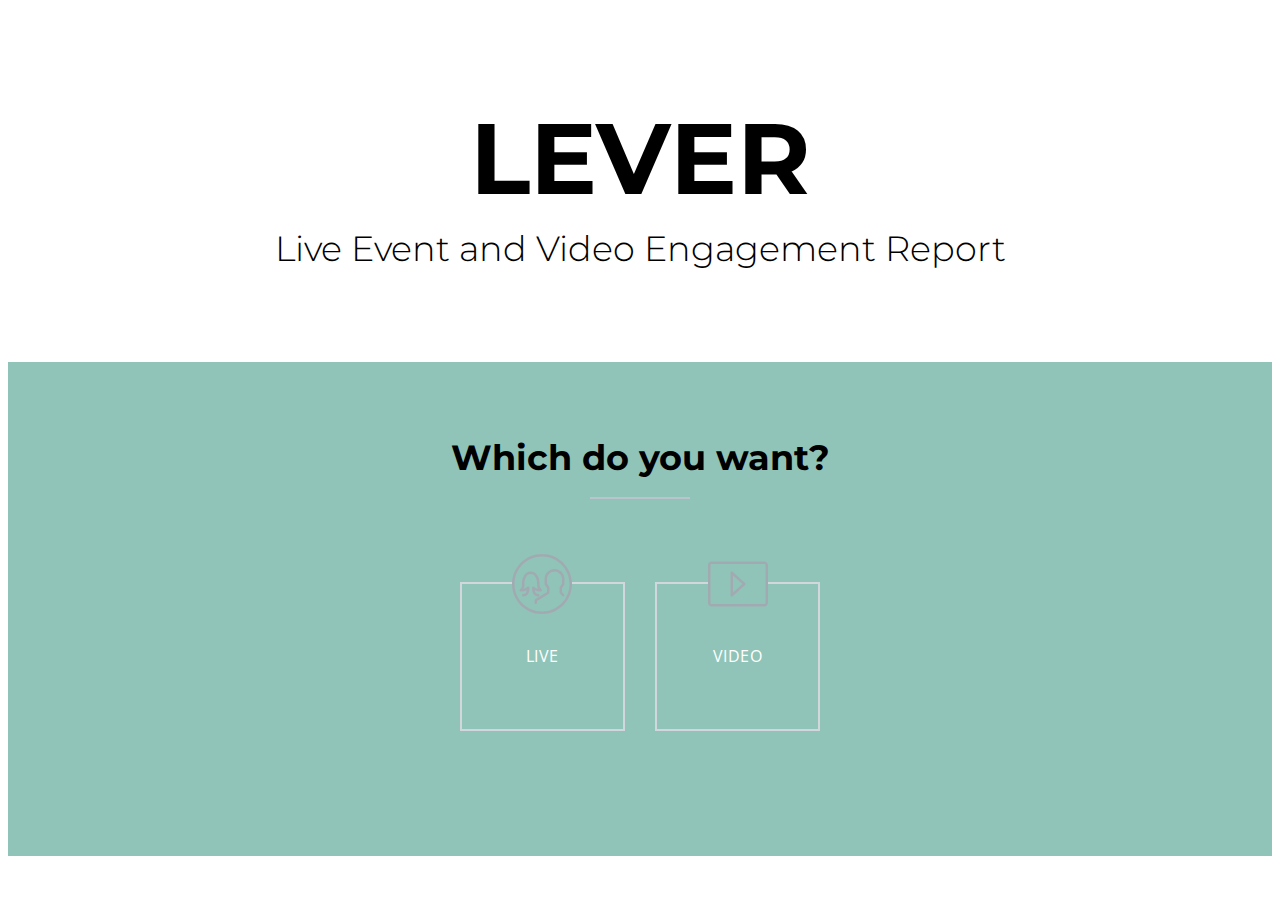
<file: index.html>
<!DOCTYPE html>
<html amp >
<head>
  <!-- Site made with Mobirise Website Builder v4.10.7, https://mobirise.com -->
  <meta charset="UTF-8">
  <meta http-equiv="X-UA-Compatible" content="IE=edge">
  <meta name="generator" content="Mobirise v4.10.7, mobirise.com">
  <meta name="viewport" content="width=device-width, initial-scale=1, minimum-scale=1">
  <link rel="shortcut icon" href="assets/images/logo4.png" type="image/x-icon">
  <meta name="description" content="">
  
  <title>Home</title>
  
<link rel="canonical" href="https://asaidosai.github.io/mobirise2/">
 <style amp-boilerplate>body{-webkit-animation:-amp-start 8s steps(1,end) 0s 1 normal both;-moz-animation:-amp-start 8s steps(1,end) 0s 1 normal both;-ms-animation:-amp-start 8s steps(1,end) 0s 1 normal both;animation:-amp-start 8s steps(1,end) 0s 1 normal both}@-webkit-keyframes -amp-start{from{visibility:hidden}to{visibility:visible}}@-moz-keyframes -amp-start{from{visibility:hidden}to{visibility:visible}}@-ms-keyframes -amp-start{from{visibility:hidden}to{visibility:visible}}@-o-keyframes -amp-start{from{visibility:hidden}to{visibility:visible}}@keyframes -amp-start{from{visibility:hidden}to{visibility:visible}}</style>
<noscript><style amp-boilerplate>body{-webkit-animation:none;-moz-animation:none;-ms-animation:none;animation:none}</style></noscript>
<link href="https://fonts.googleapis.com/css?family=Montserrat:300,300i,400,400i,500,500i,600,600i,700,700i" rel="stylesheet">
 <link href="https://fonts.googleapis.com/css?family=Open+Sans:300,300i,400,400i,600,600i,700,700i&subset=cyrillic" rel="stylesheet">
 
 <style amp-custom> 
div,span,h1,h2,h3,h4,h5,h6,p,blockquote,a,ol,ul,li,figcaption,textarea,input{font: inherit;}*{box-sizing: border-box;outline: none;}*:focus{outline: none;}h1,h2,h3,h4,h5,h6{margin-top: 0;margin-bottom: .5rem;}body{position: relative;font-style: normal;line-height: 1.5;color: #555;}section{background-color: #eeeeee;background-position: 50% 50%;background-repeat: no-repeat;background-size: cover;overflow: hidden;}section,.container,.container-fluid{position: relative;word-wrap: break-word;}a.mbr-iconfont:hover{text-decoration: none;}h1,h2,h3{margin: auto;}p,li,blockquote{letter-spacing: 0.5px;line-height: 1.7;}ul,ol,pre,blockquote,p{margin-bottom: 0;margin-top: 0;}pre{background: #f4f4f4;padding: 10px 24px;white-space: pre-wrap;}a{font-style: normal;font-weight: 400;cursor: pointer;}a,a:hover{text-decoration: none;}figure{margin-bottom: 0;}h1,h2,h3,h4,h5,h6,.h1,.h2,.h3,.h4,.h5,.h6,.display-1,.display-2,.display-3{line-height: 1;word-break: break-word;word-wrap: break-word;}b,strong{font-weight: bold;}blockquote{padding: 10px 0 10px 20px;position: relative;border-left: 3px solid;}input:-webkit-autofill,input:-webkit-autofill:hover,input:-webkit-autofill:focus,input:-webkit-autofill:active{transition-delay: 9999s;transition-property: background-color,color;}html,body{height: auto;min-height: 100vh;}.line{height: 20px;}.line-bottom{display: inline-block;width: 6.25rem;border: 1px solid;margin-bottom: 5px;height: 0;}.brown-color{color: #af9f8c;}.grey-color{color: #A2AAB1;}.width-full{width: 100%;}.d-flex{display: -webkit-flex;display: flex;}.mbr-row-reverse{-webkit-flex-direction: row-reverse;flex-direction: row-reverse;}.mbr-flex-wrap{-webkit-flex-wrap: wrap;flex-wrap: wrap;}.mbr-flex-column{-webkit-flex-direction: column;flex-direction: column;}.mbr-justify-content-start{-webkit-justify-content: flex-start;justify-content: flex-start;}.mbr-justify-content-center{-webkit-justify-content: center;justify-content: center;}.mbr-justify-content-end{-webkit-justify-content: flex-end;justify-content: flex-end;}.mbr-justify-content-between{-webkit-justify-content: space-between;justify-content: space-between;}.mbr-justify-content-around{-webkit-justify-content: space-around;justify-content: space-around;}.mbr-align-items-center{-webkit-align-items: center;align-items: center;}.mbr-section-title{font-style: normal;line-height: 1.2;}.mbr-section-subtitle{line-height: 1.3;}.mbr-text{font-style: normal;line-height: 1.6;}.btn{margin: 0;font-weight: 400;border-width: 2px;border-style: solid;font-style: normal;white-space: normal;transition: all .2s ease-in-out,box-shadow 2s ease-in-out;display: -webkit-inline-flex;display: inline-flex;-webkit-align-items: center;align-items: center;-webkit-justify-content: center;justify-content: center;word-break: break-word;font-family: "Open Sans";}.btn svg{transition: fill .2s;}.fa-arrow-right.mbr-iconfont-btn{margin: 0 0 0 1rem;line-height: 1.1;}.amp-carousel-button{width: 4rem;height: 4rem;}@media (max-width: 768px){.amp-carousel-button{display: none;}}.amp-carousel-button-prev{background-size: 3rem;background-position-x: 15px;}.amp-carousel-button-next{background-size: 3rem;background-position-x: 1px;}.btn-form{border-radius: 0;}.btn-form:hover{cursor: pointer;}.mbr-figure img,.mbr-figure iframe{display: block;width: 100%;}.card{background-color: transparent;border: none;border-radius: 0;}.card-wrapper{-webkit-flex: 1;flex: 1;}.card-img{text-align: center;-webkit-flex-shrink: 0;flex-shrink: 0;}.media{max-width: 100%;margin: 0 auto;}.mbr-figure{-ms-flex-item-align: center;-ms-grid-row-align: center;-webkit-align-self: center;align-self: center;}.media-container > div{max-width: 100%;}.mbr-figure img,.card-img img{width: 100%;}@media (max-width: 991px){.media-size-item{width: auto;}.media{width: auto;}.mbr-figure{width: 100%;}}.hidden{visibility: hidden;}.super-hide{display: none;}.inactive{-webkit-user-select: none;-moz-user-select: none;-ms-user-select: none;user-select: none;pointer-events: none;-webkit-user-drag: none;user-drag: none;}textarea[type="hidden"]{display: none;}#scrollToTop{display: none;}.popover-content ul.show{min-height: 155px;}.mbr-white{color: #ffffff;}.mbr-black{color: #000000;}.mbr-bg-white{background-color: #ffffff;}.mbr-bg-black{background-color: #000000;}.mbr-shadow{transition: all .15s ease-in-out;box-shadow: 0 0.7em 1.4em rgba(0,0,0,0.1),0 0.6em 0.5em -0.4em rgba(0,0,0,0.15);}.align-left{text-align: left;}.align-center{text-align: center;}.align-right{text-align: right;}.l-h-12{line-height: 1.2;}.l-h-15{line-height: 1.5;}.mbr-light{font-weight: 300;}.mbr-regular{font-weight: 400;}.mbr-semibold{font-weight: 500;}.mbr-bold{font-weight: 700;}.mbr-section-btn{margin-left: 0;margin-right: 0;font-size: 0;}nav .mbr-section-btn{margin-left: 0rem;margin-right: 0rem;}.btn .mbr-iconfont,.btn.btn-sm .mbr-iconfont{cursor: pointer;margin-right: 0.5rem;}.btn.btn-md .mbr-iconfont,.btn.btn-md .mbr-iconfont{margin-right: 0.8rem;}[type="submit"]{-webkit-appearance: none;}.mbr-mt-8{margin-top: .5rem;}.mbr-mt-10{margin-top: 0.625rem;}.mbr-mt-16{margin-top: 1rem;}.mbr-mt-20{margin-top: 1.25rem;}.mbr-mt-30{margin-top: 1.875rem;}.mbr-mt-50{margin-top: 3.125rem;}.mbr-mt-75{margin-top: 4.7rem;}.mbr-mt-100{margin-top: 6.25rem;}.mbr-mb-8{margin-bottom: .5rem;}.mbr-mb-10{margin-bottom: 0.625rem;}.mbr-mb-16{margin-bottom: 1rem;}.mbr-mb-20{margin-bottom: 1.25rem;}.mbr-mb-30{margin-bottom: 1.875rem;}.mbr-mb-50{margin-bottom: 3.125rem;}.mbr-mb-75{margin-bottom: 4.7rem;}.mbr-mb-100{margin-bottom: 6.25rem;}.mbr-pb-3{padding-bottom: 1rem;}.mbr-p-0{padding: 0;}.mbr-p-3{padding: 1.5rem;}.mbr-p-16{padding: 1rem;}.mbr-p-30{padding: 1.875rem;}.mbr-p-60{padding: 3.75rem;}.lightbox{background: rgba(0,0,0,0.8);width: 100%;height: 100%;position: absolute;display: -webkit-flex;display: flex;-webkit-align-items: center;align-items: center;-webkit-justify-content: center;justify-content: center;}.mbr-fullscreen .mbr-overlay{min-height: 100vh;}.mbr-fullscreen{display: -webkit-flex;display: -moz-flex;display: -ms-flex;display: -o-flex;display: flex;-webkit-align-items: center;align-items: center;min-height: 100vh;box-sizing: border-box;padding-top: 3rem;padding-bottom: 3rem;}.mbr-overlay{background-color: #000;bottom: 0;left: 0;opacity: .5;position: absolute;right: 0;top: 0;z-index: 0;}.mbr-parallax-bg{bottom: 0;left: 0;opacity: .5;position: absolute;right: 0;top: 0;z-index: 0;background-position: 50% 50%;background-repeat: no-repeat;background-size: cover;}section.sidebar-open:before{content: '';position: fixed;top: 0;bottom: 0;right: 0;left: 0;background-color: rgba(0,0,0,0.2);z-index: 1040;}form input,form textarea,form select{padding: 1rem;width: 100%;border: none;border-bottom: 1px dotted #989898;background-color: transparent;}form input:focus,form textarea:focus,form select:focus{outline: none;}form input[type="checkbox"],form input[type="radio"]{border: none;width: auto;}form textarea.field-input{height: 200px;}form .fieldset{display: -webkit-flex;display: flex;-webkit-justify-content: center;justify-content: center;-webkit-flex-wrap: wrap;flex-wrap: wrap;-webkit-align-items: center;align-items: center;}.gallery1 amp-img:before,.gallery1 amp-img:after,.features16 amp-img:before,.features16 amp-img:after,.vimeo1 amp-img:before,.vimeo1 amp-img:after{position: absolute;top: 0;left: 0;height: 100%;width: 100%;content: '';transition: all 0.4s;pointer-events: none;}.gallery1 amp-img:before,.features16 amp-img:before,.vimeo1 amp-img:before{display: inline-block;background: transparent;opacity: 0;}.gallery1 .image{overflow: hidden;position: relative;z-index: 22;transition: all 0.4s;}.gallery1 .image img{min-height: 100%;width: 100%;object-fit: cover;}.gallery1 amp-img{overflow: hidden;z-index: 22;}.gallery1 amp-img:before{z-index: 23;}.gallery1 amp-img:after{z-index: 24;}.gallery1 .content-wrapper{padding: 0 1rem;width: 100%;z-index: 23;position: absolute;}.gallery1 .block-icon{padding: 0 1rem;width: 100%;z-index: 23;position: absolute;display: none;transition: all 0.4s;}.gallery1 .image:hover .block-icon{display: block;transition: all 0.4s;}.table1 .ico,.table2 .ico,.table3 .ico{position: absolute;top: 10px;right: 10px;display: none;}.table1 .hot,.table2 .hot,.table3 .hot{border: 30px solid transparent;position: absolute;top: -1px;right: -1px;font-size: 14px;display: none;}.table1 .display,.table2 .display,.table3 .display{display: block;}amp-img img{max-height: 100%;max-width: 100%;}img.mbr-temp{width: 100%;}.is-builder .nodisplay + img[async],.is-builder .nodisplay + img[decoding="async"],.is-builder amp-img > a + img[async],.is-builder amp-img > a + img[decoding="async"]{display: none;}img{min-height: 100%;object-fit: cover;overflow: hidden;}html:not(.is-builder) amp-img > a{position: absolute;top: 0;bottom: 0;left: 0;right: 0;z-index: 1;}.is-builder .temp-amp-sizer{position: absolute;}.is-builder amp-youtube .temp-amp-sizer,.is-builder amp-vimeo .temp-amp-sizer{position: static;}.is-builder section.horizontal-menu .ampstart-btn{display: none;}@media (max-width: 991px){.is-builder section.horizontal-menu .navbar-toggler{display: block;}}.is-builder section.horizontal-menu .dropdown-menu{z-index: auto;opacity: 1;pointer-events: auto;}.is-builder section.horizontal-menu .nav-dropdown .link.dropdown-toggle[aria-expanded="true"]{margin-right: 0;padding: 0.667em 1em;}.is-builder section.features16 .full-link{z-index: 0;}.container{padding-right: 30px;padding-left: 30px;width: 100%;margin-right: auto;margin-left: auto;}@media (max-width: 767px){.container{max-width: 540px;}}@media (min-width: 768px){.container{max-width: 720px;}}@media (min-width: 992px){.container{max-width: 960px;}}@media (min-width: 1200px){.container{max-width: 1200px;}}.container-fluid{width: 100%;padding-right: 30px;padding-left: 30px;margin-right: auto;margin-left: auto;}.mbr-row,.mbr-form-row{display: -webkit-box;display: -webkit-flex;display: -ms-flexbox;display: flex;-webkit-flex-wrap: wrap;-ms-flex-wrap: wrap;flex-wrap: wrap;margin-right: -30px;margin-left: -30px;}.mbr-form-row{margin-right: -0.5rem;margin-left: -0.5rem;}.mbr-form-row > [class*="mbr-col"]{padding-left: 0.5rem;padding-right: 0.5rem;}@media (max-width: 767px){.mbr-col,.mbr-col-auto{padding-right: 15px;padding-left: 15px;}.mbr-col-sm-12{-ms-flex: 0 0 100%;-webkit-flex: 0 0 100%;flex: 0 0 100%;max-width: 100%;padding-right: 15px;padding-left: 15px;}}@media (min-width: 768px){.mbr-col{-ms-flex: 1 1 auto;-webkit-box-flex: 1;flex: 1 1 auto;max-width: 100%;padding-right: 15px;padding-left: 15px;}.mbr-col-auto{-ms-flex: 0 0 auto;flex: 0 0 auto;width: auto;padding-right: 15px;padding-left: 15px;}.mbr-col-md-3{-ms-flex: 0 0 25%;-webkit-flex: 0 0 25%;flex: 0 0 25%;max-width: 25%;padding-right: 15px;padding-left: 15px;}.mbr-col-md-4{-ms-flex: 0 0 33.333333%;-webkit-flex: 0 0 33.333333%;flex: 0 0 33.333333%;max-width: 33.333333%;padding-right: 15px;padding-left: 15px;}.mbr-col-md-5{-ms-flex: 0 0 41.666667%;-webkit-flex: 0 0 41.666667%;flex: 0 0 41.666667%;max-width: 41.666667%;padding-right: 15px;padding-left: 15px;}.mbr-col-md-6{-ms-flex: 0 0 50%;-webkit-flex: 0 0 50%;flex: 0 0 50%;max-width: 50%;padding-right: 15px;padding-left: 15px;}.mbr-col-md-7{-ms-flex: 0 0 58.333333%;-webkit-flex: 0 0 58.333333%;flex: 0 0 58.333333%;max-width: 58.333333%;padding-right: 15px;padding-left: 15px;}.mbr-col-md-8{-ms-flex: 0 0 66.666667%;-webkit-flex: 0 0 66.666667%;flex: 0 0 66.666667%;max-width: 66.666667%;padding-left: 15px;padding-right: 15px;}.mbr-col-md-10{-ms-flex: 0 0 83.333333%;-webkit-flex: 0 0 83.333333%;flex: 0 0 83.333333%;max-width: 83.333333%;padding-left: 15px;padding-right: 15px;}.mbr-col-md-12{-ms-flex: 0 0 100%;-webkit-flex: 0 0 100%;flex: 0 0 100%;max-width: 100%;padding-right: 15px;padding-left: 15px;}}@media (min-width: 992px){.mbr-col-lg-1{-ms-flex: 0 0 8.333333%;-webkit-flex: 0 0 8.333333%;flex: 0 0 8.333333%;max-width: 8.333333%;padding-right: 15px;padding-left: 15px;}.mbr-col-lg-2{-ms-flex: 0 0 16.666667%;-webkit-flex: 0 0 16.666667%;flex: 0 0 16.666667%;max-width: 16.666667%;padding-right: 15px;padding-left: 15px;}.mbr-col-lg-3{-ms-flex: 0 0 25%;-webkit-flex: 0 0 25%;flex: 0 0 25%;max-width: 25%;padding-right: 15px;padding-left: 15px;}.mbr-col-lg-4{-ms-flex: 0 0 33.33%;-webkit-flex: 0 0 33.33%;flex: 0 0 33.33%;max-width: 33.33%;padding-right: 15px;padding-left: 15px;}.mbr-col-lg-5{-ms-flex: 0 0 41.666%;-webkit-flex: 0 0 41.666%;flex: 0 0 41.666%;max-width: 41.666%;padding-right: 15px;padding-left: 15px;}.mbr-col-lg-6{-ms-flex: 0 0 50%;-webkit-flex: 0 0 50%;flex: 0 0 50%;max-width: 50%;padding-right: 15px;padding-left: 15px;}.mbr-col-lg-7{-ms-flex: 0 0 58.333333%;-webkit-flex: 0 0 58.333333%;flex: 0 0 58.333333%;max-width: 58.333333%;padding-right: 15px;padding-left: 15px;}.mbr-col-lg-8{-ms-flex: 0 0 66.666667%;-webkit-flex: 0 0 66.666667%;flex: 0 0 66.666667%;max-width: 66.666667%;padding-left: 15px;padding-right: 15px;}.mbr-col-lg-9{-ms-flex: 0 0 75%;-webkit-flex: 0 0 75%;flex: 0 0 75%;max-width: 75%;padding-left: 15px;padding-right: 15px;}.mbr-col-lg-10{-ms-flex: 0 0 83.3333%;-webkit-flex: 0 0 83.3333%;flex: 0 0 83.3333%;max-width: 83.3333%;padding-right: 15px;padding-left: 15px;}.mbr-col-lg-12{-ms-flex: 0 0 100%;-webkit-flex: 0 0 100%;flex: 0 0 100%;max-width: 100%;padding-right: 15px;padding-left: 15px;}}@media (min-width: 1201px){.mbr-col-xl-7{-ms-flex: 0 0 58.333333%;-webkit-flex: 0 0 58.333333%;flex: 0 0 58.333333%;max-width: 58.333333%;padding-right: 15px;padding-left: 15px;}.mbr-col-xl-8{-ms-flex: 0 0 66.666667%;-webkit-flex: 0 0 66.666667%;flex: 0 0 66.666667%;max-width: 66.666667%;padding-left: 15px;padding-right: 15px;}.mbr-col-xl-5{-ms-flex: 0 0 41.666667%;-webkit-flex: 0 0 41.666667%;flex: 0 0 41.666667%;max-width: 41.666667%;}}.gallery-img-wrap{position: relative;height: 100%;}.gallery-img-wrap:hover{cursor: pointer;}.gallery-img-wrap:hover span{opacity: 1;}.gallery-img-wrap:hover:after{opacity: .5;}.gallery-img-wrap amp-img{height: 100%;}.gallery-img-wrap:after{content: "";position: absolute;top: 0;bottom: 0;left: 0;right: 0;background: #000;opacity: 0;transition: opacity .3s;pointer-events: none;}.gallery-img-wrap span{position: absolute;left: 50%;top: 50%;-webkit-transform: translate(-50%,-50%);transform: translate(-50%,-50%);color: #000;background-color: #fff;font-size: 1rem;width: 2rem;height: 2rem;padding: .5rem;border-radius: 50%;opacity: 0;transition: opacity .3s;pointer-events: none;z-index: 3;}.is-builder .gallery-img-wrap span{pointer-events: all;}#scrollToTopMarker{position: absolute;width: 0px;height: 0px;top: 300px;}#scrollToTopButton{position: fixed;bottom: 25px;right: 25px;opacity: .4;z-index: 5000;font-size: 32px;height: 60px;width: 60px;border: none;border-radius: 3px;cursor: pointer;}#scrollToTopButton:focus{outline: none;}#scrollToTopButton a:before{content: '';position: absolute;height: 40%;top: 36%;width: 2px;left: calc(50% - 1px);}#scrollToTopButton a:after{content: '';position: absolute;border-top: 2px solid;border-right: 2px solid;width: 40%;height: 40%;left: calc(30% - 1px);bottom: 30%;-webkit-transform: rotate(-45deg);transform: rotate(-45deg);}.is-builder #scrollToTopButton a:after{left: 30%;}.hidden-slide{display: none;}.visible-slide{display: flex;}.form-check{margin-bottom: 0;}.form-check-label{padding-left: 0;}.form-check-input{position: relative;margin: 4px;}.form-check-inline{display: -webkit-inline-box;display: -ms-inline-flexbox;display: inline-flex;-webkit-box-align: center;-ms-flex-align: center;align-items: center;padding-left: 0;margin-right: .75rem;}
body{font-family: Montserrat;}blockquote{border-color: #ffffff;}.display-1{font-family: 'Montserrat',sans-serif;font-size: 6.25rem;}.display-2{font-family: 'Montserrat',sans-serif;font-size: 3.125rem;}.display-5{font-family: 'Montserrat',sans-serif;font-size: 2.1875rem;}.display-6{font-family: 'Montserrat',sans-serif;font-size: 1.125rem;}.display-7{font-family: 'Open Sans',sans-serif;font-size: 1rem;}.display-1 .mbr-iconfont-btn{font-size: 6.25rem;width: 6.25rem;}.display-2 .mbr-iconfont-btn{font-size: 3.125rem;width: 3.125rem;}.display-5 .mbr-iconfont-btn{font-size: 2.1875rem;width: 2.1875rem;}.display-7 .mbr-iconfont-btn{font-size: 1rem;width: 1rem;}@media (max-width: 768px){.display-1{font-size: 5rem;font-size: calc( 2.8375rem + (6.25 - 2.8375) * ((100vw - 20rem) / (48 - 4)));line-height: calc( 1.4 * (2.8375rem + (6.25 - 2.8375) * ((100vw - 20rem) / (48 - 4))));}.display-2{font-size: 2.5rem;font-size: calc( 1.74375rem + (3.125 - 1.74375) * ((100vw - 20rem) / (48 - 20)));line-height: calc( 1.4 * (1.74375rem + (3.125 - 1.74375) * ((100vw - 20rem) / (48 - 20))));}.display-5{font-size: 1.75rem;font-size: calc( 1.415625rem + (2.1875 - 1.415625) * ((100vw - 20rem) / (48 - 20)));line-height: calc( 1.4 * (1.415625rem + (2.1875 - 1.415625) * ((100vw - 20rem) / (48 - 4))));}}.btn{padding: 9px 13px;border-radius: 0;}.btn-sm{padding: 9px 34px;border-radius: 0;}.btn-md{padding: 12px 16px;border-radius: 0;}.btn-lg{padding: 16px 24px;border-radius: 0;}.bg-primary{background-color: #ffffff;}.bg-success{background-color: #af9f8c;}.bg-info{background-color: #a2aab1;}.bg-warning{background-color: #555555;}.bg-danger{background-color: #f69dad;}.btn-primary,.btn-primary:active,.btn-primary.active{background-color: #ffffff;border-color: #ffffff;color: #808080;}.btn-primary svg,.btn-primary:active svg,.btn-primary.active svg{fill: #808080;}.btn-primary:hover,.btn-primary:focus,.btn-primary.focus{color: #ffffff;background-color: transparent;border-color: #ffffff;}.btn-primary:hover svg,.btn-primary:focus svg,.btn-primary.focus svg{fill: #ffffff;}.btn-primary.disabled,.btn-primary:disabled{color: #808080;background-color: #d9d9d9;border-color: #d9d9d9;}.btn-primary.disabled svg,.btn-primary:disabled svg{fill: #808080;}.btn-secondary,.btn-secondary:active,.btn-secondary.active{background-color: #65c7f5;border-color: #65c7f5;color: #ffffff;}.btn-secondary svg,.btn-secondary:active svg,.btn-secondary.active svg{fill: #ffffff;}.btn-secondary:hover,.btn-secondary:focus,.btn-secondary.focus{color: #65c7f5;background-color: transparent;border-color: #65c7f5;}.btn-secondary:hover svg,.btn-secondary:focus svg,.btn-secondary.focus svg{fill: #65c7f5;}.btn-secondary.disabled,.btn-secondary:disabled{color: #ffffff;background-color: #1dadf0;border-color: #1dadf0;}.btn-secondary.disabled svg,.btn-secondary:disabled svg{fill: #ffffff;}.btn-info,.btn-info:active,.btn-info.active{background-color: #a2aab1;border-color: #a2aab1;color: #ffffff;}.btn-info svg,.btn-info:active svg,.btn-info.active svg{fill: #ffffff;}.btn-info:hover,.btn-info:focus,.btn-info.focus{color: #a2aab1;background-color: transparent;border-color: #a2aab1;}.btn-info:hover svg,.btn-info:focus svg,.btn-info.focus svg{fill: #a2aab1;}.btn-info.disabled,.btn-info:disabled{color: #ffffff;background-color: #78848e;border-color: #78848e;}.btn-info.disabled svg,.btn-info:disabled svg{fill: #ffffff;}.btn-success,.btn-success:active,.btn-success.active{background-color: #af9f8c;border-color: #af9f8c;color: #ffffff;}.btn-success svg,.btn-success:active svg,.btn-success.active svg{fill: #ffffff;}.btn-success:hover,.btn-success:focus,.btn-success.focus{color: #af9f8c;background-color: transparent;border-color: #af9f8c;}.btn-success:hover svg,.btn-success:focus svg,.btn-success.focus svg{fill: #af9f8c;}.btn-success.disabled,.btn-success:disabled{color: #ffffff;background-color: #8d7962;border-color: #8d7962;}.btn-success.disabled svg,.btn-success:disabled svg{fill: #ffffff;}.btn-warning,.btn-warning:active,.btn-warning.active{background-color: #555555;border-color: #555555;color: #ffffff;}.btn-warning svg,.btn-warning:active svg,.btn-warning.active svg{fill: #ffffff;}.btn-warning:hover,.btn-warning:focus,.btn-warning.focus{color: #555555;background-color: transparent;border-color: #555555;}.btn-warning:hover svg,.btn-warning:focus svg,.btn-warning.focus svg{fill: #555555;}.btn-warning.disabled,.btn-warning:disabled{color: #ffffff;background-color: #2f2f2f;border-color: #2f2f2f;}.btn-warning.disabled svg,.btn-warning:disabled svg{fill: #ffffff;}.btn-danger,.btn-danger:active,.btn-danger.active{background-color: #f69dad;border-color: #f69dad;color: #ffffff;}.btn-danger svg,.btn-danger:active svg,.btn-danger.active svg{fill: #ffffff;}.btn-danger:hover,.btn-danger:focus,.btn-danger.focus{color: #f69dad;background-color: transparent;border-color: #f69dad;}.btn-danger:hover svg,.btn-danger:focus svg,.btn-danger.focus svg{fill: #f69dad;}.btn-danger.disabled,.btn-danger:disabled{color: #ffffff;background-color: #f05772;border-color: #f05772;}.btn-danger.disabled svg,.btn-danger:disabled svg{fill: #ffffff;}.btn-black,.btn-black:active,.btn-black.active{background-color: #333333;border-color: #333333;color: #ffffff;}.btn-black svg,.btn-black:active svg,.btn-black.active svg{fill: #ffffff;}.btn-black:hover,.btn-black:focus,.btn-black.focus{color: #333333;background-color: transparent;border-color: #333333;}.btn-black:hover svg,.btn-black:focus svg,.btn-black.focus svg{fill: #333333;}.btn-black.disabled,.btn-black:disabled{color: #ffffff;background-color: #0d0d0d;border-color: #0d0d0d;}.btn-black.disabled svg,.btn-black:disabled svg{fill: #ffffff;}.btn-white,.btn-white:active,.btn-white.active{background-color: #ffffff;border-color: #ffffff;color: #808080;}.btn-white svg,.btn-white:active svg,.btn-white.active svg{fill: #808080;}.btn-white:hover,.btn-white:focus,.btn-white.focus{color: #ffffff;background-color: transparent;border-color: #ffffff;}.btn-white:hover svg,.btn-white:focus svg,.btn-white.focus svg{fill: #ffffff;}.btn-white.disabled,.btn-white:disabled{color: #808080;background-color: #d9d9d9;border-color: #d9d9d9;}.btn-white.disabled svg,.btn-white:disabled svg{fill: #808080;}.btn-white,.btn-white:active,.btn-white.active{color: #333333;}.btn-white svg,.btn-white:active svg,.btn-white.active svg{fill: #333333;}.btn-white:hover,.btn-white:focus,.btn-white.focus{color: #ffffff;}.btn-white:hover svg,.btn-white:focus svg,.btn-white.focus svg{fill: #ffffff;}.btn-white.disabled,.btn-white:disabled{color: #333333;}.btn-white.disabled svg,.btn-white:disabled svg{fill: #333333;}.btn-primary-outline,.btn-primary-outline:active,.btn-primary-outline.active{background: none;border-color: #cccccc;color: #cccccc;}.btn-primary-outline svg,.btn-primary-outline:active svg,.btn-primary-outline.active svg{fill: #cccccc;}.btn-primary-outline:hover,.btn-primary-outline:focus,.btn-primary-outline.focus{color: #808080;background-color: #ffffff;border-color: #ffffff;}.btn-primary-outline:hover svg,.btn-primary-outline:focus svg,.btn-primary-outline.focus svg{fill: #808080;}.btn-primary-outline.disabled,.btn-primary-outline:disabled{color: #808080;background-color: #ffffff;border-color: #ffffff;}.btn-primary-outline.disabled svg,.btn-primary-outline:disabled svg{fill: #808080;}.btn-secondary-outline,.btn-secondary-outline:active,.btn-secondary-outline.active{background: none;border-color: #0fa1e5;color: #0fa1e5;}.btn-secondary-outline svg,.btn-secondary-outline:active svg,.btn-secondary-outline.active svg{fill: #0fa1e5;}.btn-secondary-outline:hover,.btn-secondary-outline:focus,.btn-secondary-outline.focus{color: #ffffff;background-color: #65c7f5;border-color: #65c7f5;}.btn-secondary-outline:hover svg,.btn-secondary-outline:focus svg,.btn-secondary-outline.focus svg{fill: #ffffff;}.btn-secondary-outline.disabled,.btn-secondary-outline:disabled{color: #ffffff;background-color: #65c7f5;border-color: #65c7f5;}.btn-secondary-outline.disabled svg,.btn-secondary-outline:disabled svg{fill: #ffffff;}.btn-info-outline,.btn-info-outline:active,.btn-info-outline.active{background: none;border-color: #6c7781;color: #6c7781;}.btn-info-outline svg,.btn-info-outline:active svg,.btn-info-outline.active svg{fill: #6c7781;}.btn-info-outline:hover,.btn-info-outline:focus,.btn-info-outline.focus{color: #ffffff;background-color: #a2aab1;border-color: #a2aab1;}.btn-info-outline:hover svg,.btn-info-outline:focus svg,.btn-info-outline.focus svg{fill: #ffffff;}.btn-info-outline.disabled,.btn-info-outline:disabled{color: #ffffff;background-color: #a2aab1;border-color: #a2aab1;}.btn-info-outline.disabled svg,.btn-info-outline:disabled svg{fill: #ffffff;}.btn-success-outline,.btn-success-outline:active,.btn-success-outline.active{background: none;border-color: #7e6c57;color: #7e6c57;}.btn-success-outline svg,.btn-success-outline:active svg,.btn-success-outline.active svg{fill: #7e6c57;}.btn-success-outline:hover,.btn-success-outline:focus,.btn-success-outline.focus{color: #ffffff;background-color: #af9f8c;border-color: #af9f8c;}.btn-success-outline:hover svg,.btn-success-outline:focus svg,.btn-success-outline.focus svg{fill: #ffffff;}.btn-success-outline.disabled,.btn-success-outline:disabled{color: #ffffff;background-color: #af9f8c;border-color: #af9f8c;}.btn-success-outline.disabled svg,.btn-success-outline:disabled svg{fill: #ffffff;}.btn-warning-outline,.btn-warning-outline:active,.btn-warning-outline.active{background: none;border-color: #222222;color: #222222;}.btn-warning-outline svg,.btn-warning-outline:active svg,.btn-warning-outline.active svg{fill: #222222;}.btn-warning-outline:hover,.btn-warning-outline:focus,.btn-warning-outline.focus{color: #ffffff;background-color: #555555;border-color: #555555;}.btn-warning-outline:hover svg,.btn-warning-outline:focus svg,.btn-warning-outline.focus svg{fill: #ffffff;}.btn-warning-outline.disabled,.btn-warning-outline:disabled{color: #ffffff;background-color: #555555;border-color: #555555;}.btn-warning-outline.disabled svg,.btn-warning-outline:disabled svg{fill: #ffffff;}.btn-danger-outline,.btn-danger-outline:active,.btn-danger-outline.active{background: none;border-color: #ed405f;color: #ed405f;}.btn-danger-outline svg,.btn-danger-outline:active svg,.btn-danger-outline.active svg{fill: #ed405f;}.btn-danger-outline:hover,.btn-danger-outline:focus,.btn-danger-outline.focus{color: #ffffff;background-color: #f69dad;border-color: #f69dad;}.btn-danger-outline:hover svg,.btn-danger-outline:focus svg,.btn-danger-outline.focus svg{fill: #ffffff;}.btn-danger-outline.disabled,.btn-danger-outline:disabled{color: #ffffff;background-color: #f69dad;border-color: #f69dad;}.btn-danger-outline.disabled svg,.btn-danger-outline:disabled svg{fill: #ffffff;}.btn-black-outline,.btn-black-outline:active,.btn-black-outline.active{background: none;border-color: #000000;color: #000000;}.btn-black-outline svg,.btn-black-outline:active svg,.btn-black-outline.active svg{fill: #000000;}.btn-black-outline:hover,.btn-black-outline:focus,.btn-black-outline.focus{color: #ffffff;background-color: #333333;border-color: #333333;}.btn-black-outline:hover svg,.btn-black-outline:focus svg,.btn-black-outline.focus svg{fill: #ffffff;}.btn-black-outline.disabled,.btn-black-outline:disabled{color: #ffffff;background-color: #333333;border-color: #333333;}.btn-black-outline.disabled svg,.btn-black-outline:disabled svg{fill: #ffffff;}.btn-white-outline,.btn-white-outline:active,.btn-white-outline.active{background: none;border-color: #ffffff;color: #ffffff;}.btn-white-outline svg,.btn-white-outline:active svg,.btn-white-outline.active svg{fill: #ffffff;}.btn-white-outline:hover,.btn-white-outline:focus,.btn-white-outline.focus{color: #333333;background-color: #ffffff;border-color: #ffffff;}.btn-white-outline:hover svg,.btn-white-outline:focus svg,.btn-white-outline.focus svg{fill: #333333;}.text-primary{color: #ffffff;}.text-secondary{color: #65c7f5;}.text-success{color: #af9f8c;}.text-info{color: #a2aab1;}.text-warning{color: #555555;}.text-danger{color: #f69dad;}.text-white{color: #ffffff;}.text-black{color: #000000;}a.text-primary:hover,a.text-primary:focus{color: #cccccc;}a.text-secondary:hover,a.text-secondary:focus{color: #0fa1e5;}a.text-success:hover,a.text-success:focus{color: #d9d1c8;}a.text-info:hover,a.text-info:focus{color: #6c7781;}a.text-warning:hover,a.text-warning:focus{color: #888888;}a.text-danger:hover,a.text-danger:focus{color: #ed405f;}a.text-white:hover,a.text-white:focus{color: #b3b3b3;}a.text-black:hover,a.text-black:focus{color: #4d4d4d;}.alert-success{background-color: #af9f8c;}.alert-info{background-color: #a2aab1;}.alert-warning{background-color: #555555;}.alert-danger{background-color: #f69dad;}a,a:hover{color: #ffffff;}.mbr-plan-header.bg-primary .mbr-plan-subtitle,.mbr-plan-header.bg-primary .mbr-plan-price-desc{color: #ffffff;}.mbr-plan-header.bg-success .mbr-plan-subtitle,.mbr-plan-header.bg-success .mbr-plan-price-desc{color: #e3ded7;}.mbr-plan-header.bg-info .mbr-plan-subtitle,.mbr-plan-header.bg-info .mbr-plan-price-desc{color: #e7e9eb;}.mbr-plan-header.bg-warning .mbr-plan-subtitle,.mbr-plan-header.bg-warning .mbr-plan-price-desc{color: #c8c8c8;}.mbr-plan-header.bg-danger .mbr-plan-subtitle,.mbr-plan-header.bg-danger .mbr-plan-price-desc{color: #ffffff;}div[submit-success] > *{background: #af9f8c;padding: 1rem;margin-bottom: 1rem;}div[submit-error] > *{background: #f69dad;padding: 1rem;margin-bottom: 1rem;}.mobirise-spinner{position: absolute;top: 50%;left: 40%;margin-left: 10%;-webkit-transform: translate3d(-50%,-50%,0);z-index: 4;}.mobirise-spinner em{width: 24px;height: 24px;background: #3ac;border-radius: 100%;display: inline-block;-webkit-animation: slide 1s infinite;}.mobirise-spinner em:nth-child(1){-webkit-animation-delay: 0.1s;background: #ffffff;}.mobirise-spinner em:nth-child(2){-webkit-animation-delay: 0.2s;background: #65c7f5;}.mobirise-spinner em:nth-child(3){-webkit-animation-delay: 0.3s;background: #af9f8c;}@-moz-keyframes slide{0%{-webkit-transform: scale(1);}50%{opacity: 0.3;-webkit-transform: scale(2);}100%{-webkit-transform: scale(1);}}@-webkit-keyframes slide{0%{-webkit-transform: scale(1);}50%{opacity: 0.3;-webkit-transform: scale(2);}100%{-webkit-transform: scale(1);}}@-o-keyframes slide{0%{-webkit-transform: scale(1);}50%{opacity: 0.3;-webkit-transform: scale(2);}100%{-webkit-transform: scale(1);}}@keyframes slide{0%{-webkit-transform: scale(1);}50%{opacity: 0.3;-webkit-transform: scale(2);}100%{-webkit-transform: scale(1);}}.mobirise-loader .amp-active > div{display: none;}#scrollToTopMarker{display: none;}#scrollToTopButton{background-color: #ffffff;}#scrollToTopButton a:before{background: #000000;}#scrollToTopButton a:after{border-top-color: #000000;border-right-color: #000000;}.amp-carousel-button{width: 64px;height: 64px;background-color: rgba(0,0,0,0.5);transition: all .2s;border-radius: 0;}.amp-carousel-button:hover{background-color: #af9f8c;opacity: .5;}.amp-carousel-button-prev{background-image: url("data:image/svg+xml;charset=utf-8,%3Csvg xmlns='http://www.w3.org/2000/svg' width='25' height='25' fill='%23ffffff' viewBox='0 0 64 64'%3E%3Cpolygon points='10.707,23.707 9.146,22.293 0,31.293 0,32.707 9.146,41.707 10.634,40.293 3.414,33 64,33 64,31 3.414,31 '/%3E%3C/svg%3E");}.amp-carousel-button-next{background-image: url("data:image/svg+xml;charset=utf-8,%3Csvg xmlns='http://www.w3.org/2000/svg' width='25' height='25' fill='%23ffffff' viewBox='0 0 64 64'%3E%3Cpolygon points='53.293,40.293 54.854,41.707 64,32.707 64,31.293 54.854,22.293 53.366,23.707 60.586,31 0,31 0,33 60.586,33 '/%3E%3C/svg%3E");}.cid-rtnYxcoD3s{padding-top: 90px;padding-bottom: 90px;background-color: #ffffff;}.cid-rto2jWj2Gx{padding-top: 75px;padding-bottom: 75px;background-color: #90c4b8;}.cid-rto2jWj2Gx .card-wrapper{background: transparent;border: 2px solid #d1d7dd;width: 100%;position: relative;}.cid-rto2jWj2Gx .line-bottom{border-color: #bbc3cc;}.cid-rto2jWj2Gx .card-img{display: flex;color: #a2aab1;position: absolute;top: -1.875rem;left: 50%;-webkit-transform: translateX(-50%);transform: translateX(-50%);width: auto;}.cid-rto2jWj2Gx div.list-wrap{transition: all .3s;display: flex;}.cid-rto2jWj2Gx .iconfont-wrapper{display: flex;width: 3.75rem;height: 3.75rem;}.cid-rto2jWj2Gx .iconfont-wrapper .mbr-iconfont{font-size: 3.75rem;background-color: #90c4b8;}
.engine{position: absolute;text-indent: -2400px;text-align: center;padding: 0;top: 0;left: -2400px;}[class*="-iconfont"]{display: inline-flex;}</style>
 
  <script async  src="https://cdn.ampproject.org/v0.js"></script>
  <script async custom-element="amp-analytics" src="https://cdn.ampproject.org/v0/amp-analytics-0.1.js"></script>
  
  
</head>
<body>
  <section class="header4  cid-rtnYxcoD3s" id="header4-5">

    
    
    <div class="container-fluid">    
        <div class="mbr-row mbr-justify-content-center">
            <div class="mbr-col-lg-8 mbr-col-md-12 mbr-col-sm-12">
                <h1 class="mbr-section-title big-font mbr-fonts-style align-center mbr-black mbr-bold l-spacing3 display-1">LEVER</h1>
                <h2 class="mbr-section-subtitle mbr-mt-8 mbr-light mbr-fonts-style align-center mbr-black display-5">Live Event and Video Engagement Report</h2>
                
            </div>
        </div>
    </div>
</section>

<section class="features2 cid-rto2jWj2Gx" id="features2-a">
    
    
    <div class="container">
        <div class="mbr-row top-row">
            <div class="text-block mbr-col-sm-12 mbr-col-md-12 mbr-col-lg-12 mbr-mb-75">
                <div class="text-wrap">
                    <h3 class="mbr-section-title mbr-fonts-style mbr-black mbr-bold align-center mbr-mb-8 display-5">
                    Which do you want?</h3>
                    <div class="line align-center">
                        <div class="line-bottom"></div>
                    </div>
                </div>
            </div>
        </div>
        <div class="mbr-row bottom-row d-flex mbr-justify-content-center">
            <div class="list-wrap mbr-flex-wrap br-justify-content-center">
                
                
                
                
                
            <div class="list-item mbr-col-sm-12 mbr-col-md-12 mbr-mb-50 mbr-col-lg-6">
                    <div class="card-wrapper d-flex mbr-align-items-center mbr-flex-column mbr-p-60">
                        <div class="card-img">
                            <div class="icon-wrap">
                                <span class="iconfont-wrapper">
                                    <span class="mbr-iconfont mbri-users"><svg version="1.1" xmlns="http://www.w3.org/2000/svg" width="60" height="60" viewBox="0 0 32 32" fill="currentColor">

<path d="M10 9.333c-1.705 0-2.95 0.993-3.667 2.201s-1 2.63-1 3.799c0 1.056-0.013 1.669-0.141 2.104s-0.363 0.791-0.997 1.424c-0.42 0.42-0.122 1.138 0.471 1.138 1.105 0 2.256-0.213 3.214-0.667-0.076 0.388-0.193 0.825-0.341 1.102-0.316 0.588-0.692 0.898-1.539 0.898-0.86 0-0.891 1.333 0 1.333 1.267 0 2.224-0.69 2.714-1.602s0.62-2.004 0.62-3.065c-0-0.594-0.718-0.891-1.138-0.471-0.614 0.614-1.359 0.857-2.195 0.99 0.173-0.173 0.401-0.456 0.474-0.706 0.206-0.704 0.193-1.423 0.193-2.479 0-0.942 0.259-2.186 0.813-3.117s1.307-1.549 2.521-1.549c1.214 0 1.968 0.618 2.521 1.549s0.813 2.175 0.813 3.117c0 1.079 0.050 1.869 0.281 2.581 0.081 0.249 0.202 0.478 0.385 0.661-0.789-0.083-1.431-0.283-2.195-1.047-0.42-0.42-1.138-0.122-1.138 0.471 0 1.061 0.131 2.154 0.62 3.065s1.446 1.602 2.714 1.602c0.865 0.012 0.896-1.333 0-1.333-0.847 0-1.223-0.31-1.539-0.898-0.147-0.274-0.291-0.717-0.367-1.102 0.988 0.479 2.15 0.667 3.24 0.667 0.594-0 0.891-0.718 0.471-1.138-0.518-0.517-0.765-0.878-0.922-1.359s-0.216-1.136-0.216-2.169c0-1.17-0.283-2.592-1-3.799s-1.962-2.201-3.667-2.201zM16 0c-8.829 0-16 7.171-16 16s7.171 16 16 16c8.829 0 16-7.171 16-16s-7.171-16-16-16zM16 1.333c8.108 0 14.667 6.559 14.667 14.667s-6.559 14.667-14.667 14.667c-8.108 0-14.667-6.559-14.667-14.667s6.559-14.667 14.667-14.667zM27.756 21.465c-0.709-0.709-1.090-1.176-1.090-1.176v-2.086l1.221-1.833c0.073-0.11 0.112-0.238 0.112-0.37v-2.667c0-3.033-2.506-5.333-5.333-5.333s-5.333 2.3-5.333 5.333v2.667c0 0.132 0.039 0.26 0.112 0.37l1.221 1.833v2.086l-6.344 3.805c-0.201 0.121-0.323 0.338-0.323 0.573v1.333c0 0.875 1.333 0.891 1.333 0v-0.956l6.344-3.805c0.201-0.121 0.323-0.338 0.323-0.573v-2.667c0-0.132-0.039-0.26-0.112-0.37l-1.221-1.833v-2.464c0-2.3 1.894-4 4-4s4 1.7 4 4v2.464l-1.221 1.833c-0.073 0.11-0.112 0.238-0.112 0.37v2.667c-0.001 0.234 0.139 0.389 0.323 0.573 0 0 0.384 0.47 1.090 1.176s1.72-0.241 1.010-0.951z"></path>
</svg></span>
                                </span>
                            </div>
                        </div>
                        
                        <div class="id-wrapper">
                            <p class="item-text grey-color mbr-text align-center mbr- mbr-fonts-style  display-7"><a href="LiveSummary.html">
                                LIVE</a></p>
                        </div>
                    </div>
                </div><div class="list-item mbr-col-sm-12 mbr-col-md-12 mbr-mb-50 mbr-col-lg-6">
                    <div class="card-wrapper d-flex mbr-align-items-center mbr-flex-column mbr-p-60">
                        <div class="card-img">
                            <div class="icon-wrap">
                                <span class="iconfont-wrapper">
                                    <span class="mbr-iconfont mbri-video"><svg version="1.1" xmlns="http://www.w3.org/2000/svg" width="60" height="60" viewBox="0 0 32 32" fill="currentColor">

<path d="M12.688 9.333c-0.378 0-0.688 0.29-0.688 0.667v12c0.001 0.576 0.683 0.879 1.112 0.495l6.667-6c0.293-0.265 0.293-0.725 0-0.99l-6.667-6c-0.117-0.106-0.267-0.172-0.424-0.172zM13.333 11.495l5.005 4.505-5.005 4.505zM2 4c-1.096 0-2 0.904-2 2v20c0 1.096 0.904 2 2 2h28c1.096 0 2-0.904 2-2v-20c0-1.096-0.904-2-2-2zM2 5.333h28c0.381 0 0.667 0.286 0.667 0.667v20c0 0.381-0.286 0.667-0.667 0.667h-28c-0.381 0-0.667-0.286-0.667-0.667v-20c0-0.381 0.286-0.667 0.667-0.667z"></path>
</svg></span>
                                </span>
                            </div>
                        </div>
                        
                        <div class="id-wrapper">
                            <p class="item-text grey-color align-center mbr-text mbr-fonts-style  display-7"><a href="page3.html">
                                VIDEO</a></p>
                        </div>
                    </div>
                </div></div>
        </div>
    </div>
</section>


  
  
</body>
</html>
</file>
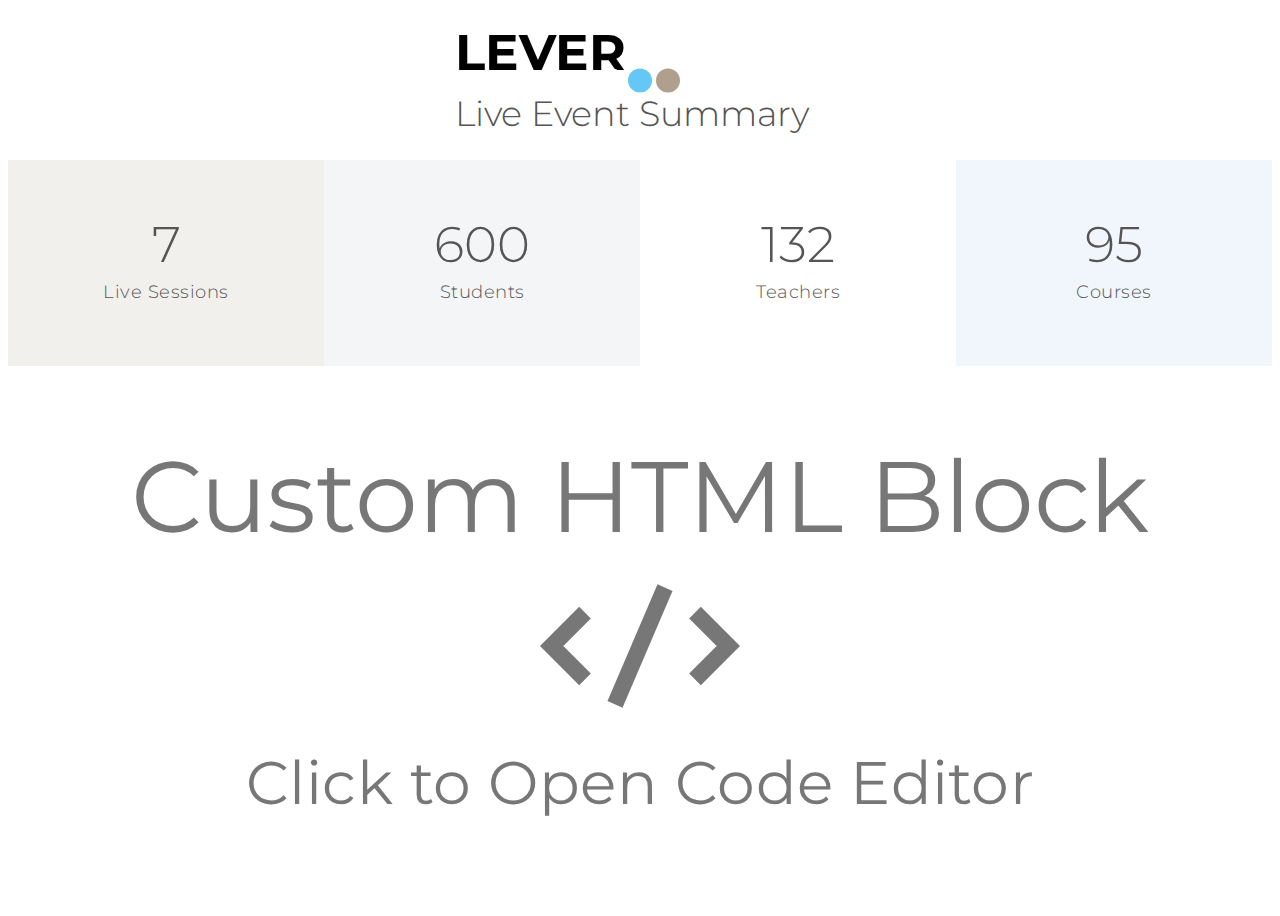
<file: LiveSummary.html>
<!DOCTYPE html>
<html amp >
<head>
  <!-- Site made with Mobirise Website Builder v4.10.7, https://mobirise.com -->
  <meta charset="UTF-8">
  <meta http-equiv="X-UA-Compatible" content="IE=edge">
  <meta name="generator" content="Mobirise v4.10.7, mobirise.com">
  <meta name="viewport" content="width=device-width, initial-scale=1, minimum-scale=1">
  <link rel="shortcut icon" href="assets/images/logo4.png" type="image/x-icon">
  <meta name="description" content="">
  
  <title>Lever Report Home</title>
  
<link rel="canonical" href="https://asaidosai.github.io/mobirise2/LiveSummary.html">
 <style amp-boilerplate>body{-webkit-animation:-amp-start 8s steps(1,end) 0s 1 normal both;-moz-animation:-amp-start 8s steps(1,end) 0s 1 normal both;-ms-animation:-amp-start 8s steps(1,end) 0s 1 normal both;animation:-amp-start 8s steps(1,end) 0s 1 normal both}@-webkit-keyframes -amp-start{from{visibility:hidden}to{visibility:visible}}@-moz-keyframes -amp-start{from{visibility:hidden}to{visibility:visible}}@-ms-keyframes -amp-start{from{visibility:hidden}to{visibility:visible}}@-o-keyframes -amp-start{from{visibility:hidden}to{visibility:visible}}@keyframes -amp-start{from{visibility:hidden}to{visibility:visible}}</style>
<noscript><style amp-boilerplate>body{-webkit-animation:none;-moz-animation:none;-ms-animation:none;animation:none}</style></noscript>
<link href="https://fonts.googleapis.com/css?family=Montserrat:300,300i,400,400i,500,500i,600,600i,700,700i" rel="stylesheet">
 <link href="https://fonts.googleapis.com/css?family=Open+Sans:300,300i,400,400i,600,600i,700,700i&subset=cyrillic" rel="stylesheet">
 
 <style amp-custom> 
div,span,h1,h2,h3,h4,h5,h6,p,blockquote,a,ol,ul,li,figcaption,textarea,input{font: inherit;}*{box-sizing: border-box;outline: none;}*:focus{outline: none;}h1,h2,h3,h4,h5,h6{margin-top: 0;margin-bottom: .5rem;}body{position: relative;font-style: normal;line-height: 1.5;color: #555;}section{background-color: #eeeeee;background-position: 50% 50%;background-repeat: no-repeat;background-size: cover;overflow: hidden;}section,.container,.container-fluid{position: relative;word-wrap: break-word;}a.mbr-iconfont:hover{text-decoration: none;}h1,h2,h3{margin: auto;}p,li,blockquote{letter-spacing: 0.5px;line-height: 1.7;}ul,ol,pre,blockquote,p{margin-bottom: 0;margin-top: 0;}pre{background: #f4f4f4;padding: 10px 24px;white-space: pre-wrap;}a{font-style: normal;font-weight: 400;cursor: pointer;}a,a:hover{text-decoration: none;}figure{margin-bottom: 0;}h1,h2,h3,h4,h5,h6,.h1,.h2,.h3,.h4,.h5,.h6,.display-1,.display-2,.display-3{line-height: 1;word-break: break-word;word-wrap: break-word;}b,strong{font-weight: bold;}blockquote{padding: 10px 0 10px 20px;position: relative;border-left: 3px solid;}input:-webkit-autofill,input:-webkit-autofill:hover,input:-webkit-autofill:focus,input:-webkit-autofill:active{transition-delay: 9999s;transition-property: background-color,color;}html,body{height: auto;min-height: 100vh;}.line{height: 20px;}.line-bottom{display: inline-block;width: 6.25rem;border: 1px solid;margin-bottom: 5px;height: 0;}.brown-color{color: #af9f8c;}.grey-color{color: #A2AAB1;}.width-full{width: 100%;}.d-flex{display: -webkit-flex;display: flex;}.mbr-row-reverse{-webkit-flex-direction: row-reverse;flex-direction: row-reverse;}.mbr-flex-wrap{-webkit-flex-wrap: wrap;flex-wrap: wrap;}.mbr-flex-column{-webkit-flex-direction: column;flex-direction: column;}.mbr-justify-content-start{-webkit-justify-content: flex-start;justify-content: flex-start;}.mbr-justify-content-center{-webkit-justify-content: center;justify-content: center;}.mbr-justify-content-end{-webkit-justify-content: flex-end;justify-content: flex-end;}.mbr-justify-content-between{-webkit-justify-content: space-between;justify-content: space-between;}.mbr-justify-content-around{-webkit-justify-content: space-around;justify-content: space-around;}.mbr-align-items-center{-webkit-align-items: center;align-items: center;}.mbr-section-title{font-style: normal;line-height: 1.2;}.mbr-section-subtitle{line-height: 1.3;}.mbr-text{font-style: normal;line-height: 1.6;}.btn{margin: 0;font-weight: 400;border-width: 2px;border-style: solid;font-style: normal;white-space: normal;transition: all .2s ease-in-out,box-shadow 2s ease-in-out;display: -webkit-inline-flex;display: inline-flex;-webkit-align-items: center;align-items: center;-webkit-justify-content: center;justify-content: center;word-break: break-word;font-family: "Open Sans";}.btn svg{transition: fill .2s;}.fa-arrow-right.mbr-iconfont-btn{margin: 0 0 0 1rem;line-height: 1.1;}.amp-carousel-button{width: 4rem;height: 4rem;}@media (max-width: 768px){.amp-carousel-button{display: none;}}.amp-carousel-button-prev{background-size: 3rem;background-position-x: 15px;}.amp-carousel-button-next{background-size: 3rem;background-position-x: 1px;}.btn-form{border-radius: 0;}.btn-form:hover{cursor: pointer;}.mbr-figure img,.mbr-figure iframe{display: block;width: 100%;}.card{background-color: transparent;border: none;border-radius: 0;}.card-wrapper{-webkit-flex: 1;flex: 1;}.card-img{text-align: center;-webkit-flex-shrink: 0;flex-shrink: 0;}.media{max-width: 100%;margin: 0 auto;}.mbr-figure{-ms-flex-item-align: center;-ms-grid-row-align: center;-webkit-align-self: center;align-self: center;}.media-container > div{max-width: 100%;}.mbr-figure img,.card-img img{width: 100%;}@media (max-width: 991px){.media-size-item{width: auto;}.media{width: auto;}.mbr-figure{width: 100%;}}.hidden{visibility: hidden;}.super-hide{display: none;}.inactive{-webkit-user-select: none;-moz-user-select: none;-ms-user-select: none;user-select: none;pointer-events: none;-webkit-user-drag: none;user-drag: none;}textarea[type="hidden"]{display: none;}#scrollToTop{display: none;}.popover-content ul.show{min-height: 155px;}.mbr-white{color: #ffffff;}.mbr-black{color: #000000;}.mbr-bg-white{background-color: #ffffff;}.mbr-bg-black{background-color: #000000;}.mbr-shadow{transition: all .15s ease-in-out;box-shadow: 0 0.7em 1.4em rgba(0,0,0,0.1),0 0.6em 0.5em -0.4em rgba(0,0,0,0.15);}.align-left{text-align: left;}.align-center{text-align: center;}.align-right{text-align: right;}.l-h-12{line-height: 1.2;}.l-h-15{line-height: 1.5;}.mbr-light{font-weight: 300;}.mbr-regular{font-weight: 400;}.mbr-semibold{font-weight: 500;}.mbr-bold{font-weight: 700;}.mbr-section-btn{margin-left: 0;margin-right: 0;font-size: 0;}nav .mbr-section-btn{margin-left: 0rem;margin-right: 0rem;}.btn .mbr-iconfont,.btn.btn-sm .mbr-iconfont{cursor: pointer;margin-right: 0.5rem;}.btn.btn-md .mbr-iconfont,.btn.btn-md .mbr-iconfont{margin-right: 0.8rem;}[type="submit"]{-webkit-appearance: none;}.mbr-mt-8{margin-top: .5rem;}.mbr-mt-10{margin-top: 0.625rem;}.mbr-mt-16{margin-top: 1rem;}.mbr-mt-20{margin-top: 1.25rem;}.mbr-mt-30{margin-top: 1.875rem;}.mbr-mt-50{margin-top: 3.125rem;}.mbr-mt-75{margin-top: 4.7rem;}.mbr-mt-100{margin-top: 6.25rem;}.mbr-mb-8{margin-bottom: .5rem;}.mbr-mb-10{margin-bottom: 0.625rem;}.mbr-mb-16{margin-bottom: 1rem;}.mbr-mb-20{margin-bottom: 1.25rem;}.mbr-mb-30{margin-bottom: 1.875rem;}.mbr-mb-50{margin-bottom: 3.125rem;}.mbr-mb-75{margin-bottom: 4.7rem;}.mbr-mb-100{margin-bottom: 6.25rem;}.mbr-pb-3{padding-bottom: 1rem;}.mbr-p-0{padding: 0;}.mbr-p-3{padding: 1.5rem;}.mbr-p-16{padding: 1rem;}.mbr-p-30{padding: 1.875rem;}.mbr-p-60{padding: 3.75rem;}.lightbox{background: rgba(0,0,0,0.8);width: 100%;height: 100%;position: absolute;display: -webkit-flex;display: flex;-webkit-align-items: center;align-items: center;-webkit-justify-content: center;justify-content: center;}.mbr-fullscreen .mbr-overlay{min-height: 100vh;}.mbr-fullscreen{display: -webkit-flex;display: -moz-flex;display: -ms-flex;display: -o-flex;display: flex;-webkit-align-items: center;align-items: center;min-height: 100vh;box-sizing: border-box;padding-top: 3rem;padding-bottom: 3rem;}.mbr-overlay{background-color: #000;bottom: 0;left: 0;opacity: .5;position: absolute;right: 0;top: 0;z-index: 0;}.mbr-parallax-bg{bottom: 0;left: 0;opacity: .5;position: absolute;right: 0;top: 0;z-index: 0;background-position: 50% 50%;background-repeat: no-repeat;background-size: cover;}section.sidebar-open:before{content: '';position: fixed;top: 0;bottom: 0;right: 0;left: 0;background-color: rgba(0,0,0,0.2);z-index: 1040;}form input,form textarea,form select{padding: 1rem;width: 100%;border: none;border-bottom: 1px dotted #989898;background-color: transparent;}form input:focus,form textarea:focus,form select:focus{outline: none;}form input[type="checkbox"],form input[type="radio"]{border: none;width: auto;}form textarea.field-input{height: 200px;}form .fieldset{display: -webkit-flex;display: flex;-webkit-justify-content: center;justify-content: center;-webkit-flex-wrap: wrap;flex-wrap: wrap;-webkit-align-items: center;align-items: center;}.gallery1 amp-img:before,.gallery1 amp-img:after,.features16 amp-img:before,.features16 amp-img:after,.vimeo1 amp-img:before,.vimeo1 amp-img:after{position: absolute;top: 0;left: 0;height: 100%;width: 100%;content: '';transition: all 0.4s;pointer-events: none;}.gallery1 amp-img:before,.features16 amp-img:before,.vimeo1 amp-img:before{display: inline-block;background: transparent;opacity: 0;}.gallery1 .image{overflow: hidden;position: relative;z-index: 22;transition: all 0.4s;}.gallery1 .image img{min-height: 100%;width: 100%;object-fit: cover;}.gallery1 amp-img{overflow: hidden;z-index: 22;}.gallery1 amp-img:before{z-index: 23;}.gallery1 amp-img:after{z-index: 24;}.gallery1 .content-wrapper{padding: 0 1rem;width: 100%;z-index: 23;position: absolute;}.gallery1 .block-icon{padding: 0 1rem;width: 100%;z-index: 23;position: absolute;display: none;transition: all 0.4s;}.gallery1 .image:hover .block-icon{display: block;transition: all 0.4s;}.table1 .ico,.table2 .ico,.table3 .ico{position: absolute;top: 10px;right: 10px;display: none;}.table1 .hot,.table2 .hot,.table3 .hot{border: 30px solid transparent;position: absolute;top: -1px;right: -1px;font-size: 14px;display: none;}.table1 .display,.table2 .display,.table3 .display{display: block;}amp-img img{max-height: 100%;max-width: 100%;}img.mbr-temp{width: 100%;}.is-builder .nodisplay + img[async],.is-builder .nodisplay + img[decoding="async"],.is-builder amp-img > a + img[async],.is-builder amp-img > a + img[decoding="async"]{display: none;}img{min-height: 100%;object-fit: cover;overflow: hidden;}html:not(.is-builder) amp-img > a{position: absolute;top: 0;bottom: 0;left: 0;right: 0;z-index: 1;}.is-builder .temp-amp-sizer{position: absolute;}.is-builder amp-youtube .temp-amp-sizer,.is-builder amp-vimeo .temp-amp-sizer{position: static;}.is-builder section.horizontal-menu .ampstart-btn{display: none;}@media (max-width: 991px){.is-builder section.horizontal-menu .navbar-toggler{display: block;}}.is-builder section.horizontal-menu .dropdown-menu{z-index: auto;opacity: 1;pointer-events: auto;}.is-builder section.horizontal-menu .nav-dropdown .link.dropdown-toggle[aria-expanded="true"]{margin-right: 0;padding: 0.667em 1em;}.is-builder section.features16 .full-link{z-index: 0;}.container{padding-right: 30px;padding-left: 30px;width: 100%;margin-right: auto;margin-left: auto;}@media (max-width: 767px){.container{max-width: 540px;}}@media (min-width: 768px){.container{max-width: 720px;}}@media (min-width: 992px){.container{max-width: 960px;}}@media (min-width: 1200px){.container{max-width: 1200px;}}.container-fluid{width: 100%;padding-right: 30px;padding-left: 30px;margin-right: auto;margin-left: auto;}.mbr-row,.mbr-form-row{display: -webkit-box;display: -webkit-flex;display: -ms-flexbox;display: flex;-webkit-flex-wrap: wrap;-ms-flex-wrap: wrap;flex-wrap: wrap;margin-right: -30px;margin-left: -30px;}.mbr-form-row{margin-right: -0.5rem;margin-left: -0.5rem;}.mbr-form-row > [class*="mbr-col"]{padding-left: 0.5rem;padding-right: 0.5rem;}@media (max-width: 767px){.mbr-col,.mbr-col-auto{padding-right: 15px;padding-left: 15px;}.mbr-col-sm-12{-ms-flex: 0 0 100%;-webkit-flex: 0 0 100%;flex: 0 0 100%;max-width: 100%;padding-right: 15px;padding-left: 15px;}}@media (min-width: 768px){.mbr-col{-ms-flex: 1 1 auto;-webkit-box-flex: 1;flex: 1 1 auto;max-width: 100%;padding-right: 15px;padding-left: 15px;}.mbr-col-auto{-ms-flex: 0 0 auto;flex: 0 0 auto;width: auto;padding-right: 15px;padding-left: 15px;}.mbr-col-md-3{-ms-flex: 0 0 25%;-webkit-flex: 0 0 25%;flex: 0 0 25%;max-width: 25%;padding-right: 15px;padding-left: 15px;}.mbr-col-md-4{-ms-flex: 0 0 33.333333%;-webkit-flex: 0 0 33.333333%;flex: 0 0 33.333333%;max-width: 33.333333%;padding-right: 15px;padding-left: 15px;}.mbr-col-md-5{-ms-flex: 0 0 41.666667%;-webkit-flex: 0 0 41.666667%;flex: 0 0 41.666667%;max-width: 41.666667%;padding-right: 15px;padding-left: 15px;}.mbr-col-md-6{-ms-flex: 0 0 50%;-webkit-flex: 0 0 50%;flex: 0 0 50%;max-width: 50%;padding-right: 15px;padding-left: 15px;}.mbr-col-md-7{-ms-flex: 0 0 58.333333%;-webkit-flex: 0 0 58.333333%;flex: 0 0 58.333333%;max-width: 58.333333%;padding-right: 15px;padding-left: 15px;}.mbr-col-md-8{-ms-flex: 0 0 66.666667%;-webkit-flex: 0 0 66.666667%;flex: 0 0 66.666667%;max-width: 66.666667%;padding-left: 15px;padding-right: 15px;}.mbr-col-md-10{-ms-flex: 0 0 83.333333%;-webkit-flex: 0 0 83.333333%;flex: 0 0 83.333333%;max-width: 83.333333%;padding-left: 15px;padding-right: 15px;}.mbr-col-md-12{-ms-flex: 0 0 100%;-webkit-flex: 0 0 100%;flex: 0 0 100%;max-width: 100%;padding-right: 15px;padding-left: 15px;}}@media (min-width: 992px){.mbr-col-lg-1{-ms-flex: 0 0 8.333333%;-webkit-flex: 0 0 8.333333%;flex: 0 0 8.333333%;max-width: 8.333333%;padding-right: 15px;padding-left: 15px;}.mbr-col-lg-2{-ms-flex: 0 0 16.666667%;-webkit-flex: 0 0 16.666667%;flex: 0 0 16.666667%;max-width: 16.666667%;padding-right: 15px;padding-left: 15px;}.mbr-col-lg-3{-ms-flex: 0 0 25%;-webkit-flex: 0 0 25%;flex: 0 0 25%;max-width: 25%;padding-right: 15px;padding-left: 15px;}.mbr-col-lg-4{-ms-flex: 0 0 33.33%;-webkit-flex: 0 0 33.33%;flex: 0 0 33.33%;max-width: 33.33%;padding-right: 15px;padding-left: 15px;}.mbr-col-lg-5{-ms-flex: 0 0 41.666%;-webkit-flex: 0 0 41.666%;flex: 0 0 41.666%;max-width: 41.666%;padding-right: 15px;padding-left: 15px;}.mbr-col-lg-6{-ms-flex: 0 0 50%;-webkit-flex: 0 0 50%;flex: 0 0 50%;max-width: 50%;padding-right: 15px;padding-left: 15px;}.mbr-col-lg-7{-ms-flex: 0 0 58.333333%;-webkit-flex: 0 0 58.333333%;flex: 0 0 58.333333%;max-width: 58.333333%;padding-right: 15px;padding-left: 15px;}.mbr-col-lg-8{-ms-flex: 0 0 66.666667%;-webkit-flex: 0 0 66.666667%;flex: 0 0 66.666667%;max-width: 66.666667%;padding-left: 15px;padding-right: 15px;}.mbr-col-lg-9{-ms-flex: 0 0 75%;-webkit-flex: 0 0 75%;flex: 0 0 75%;max-width: 75%;padding-left: 15px;padding-right: 15px;}.mbr-col-lg-10{-ms-flex: 0 0 83.3333%;-webkit-flex: 0 0 83.3333%;flex: 0 0 83.3333%;max-width: 83.3333%;padding-right: 15px;padding-left: 15px;}.mbr-col-lg-12{-ms-flex: 0 0 100%;-webkit-flex: 0 0 100%;flex: 0 0 100%;max-width: 100%;padding-right: 15px;padding-left: 15px;}}@media (min-width: 1201px){.mbr-col-xl-7{-ms-flex: 0 0 58.333333%;-webkit-flex: 0 0 58.333333%;flex: 0 0 58.333333%;max-width: 58.333333%;padding-right: 15px;padding-left: 15px;}.mbr-col-xl-8{-ms-flex: 0 0 66.666667%;-webkit-flex: 0 0 66.666667%;flex: 0 0 66.666667%;max-width: 66.666667%;padding-left: 15px;padding-right: 15px;}.mbr-col-xl-5{-ms-flex: 0 0 41.666667%;-webkit-flex: 0 0 41.666667%;flex: 0 0 41.666667%;max-width: 41.666667%;}}.gallery-img-wrap{position: relative;height: 100%;}.gallery-img-wrap:hover{cursor: pointer;}.gallery-img-wrap:hover span{opacity: 1;}.gallery-img-wrap:hover:after{opacity: .5;}.gallery-img-wrap amp-img{height: 100%;}.gallery-img-wrap:after{content: "";position: absolute;top: 0;bottom: 0;left: 0;right: 0;background: #000;opacity: 0;transition: opacity .3s;pointer-events: none;}.gallery-img-wrap span{position: absolute;left: 50%;top: 50%;-webkit-transform: translate(-50%,-50%);transform: translate(-50%,-50%);color: #000;background-color: #fff;font-size: 1rem;width: 2rem;height: 2rem;padding: .5rem;border-radius: 50%;opacity: 0;transition: opacity .3s;pointer-events: none;z-index: 3;}.is-builder .gallery-img-wrap span{pointer-events: all;}#scrollToTopMarker{position: absolute;width: 0px;height: 0px;top: 300px;}#scrollToTopButton{position: fixed;bottom: 25px;right: 25px;opacity: .4;z-index: 5000;font-size: 32px;height: 60px;width: 60px;border: none;border-radius: 3px;cursor: pointer;}#scrollToTopButton:focus{outline: none;}#scrollToTopButton a:before{content: '';position: absolute;height: 40%;top: 36%;width: 2px;left: calc(50% - 1px);}#scrollToTopButton a:after{content: '';position: absolute;border-top: 2px solid;border-right: 2px solid;width: 40%;height: 40%;left: calc(30% - 1px);bottom: 30%;-webkit-transform: rotate(-45deg);transform: rotate(-45deg);}.is-builder #scrollToTopButton a:after{left: 30%;}.hidden-slide{display: none;}.visible-slide{display: flex;}.form-check{margin-bottom: 0;}.form-check-label{padding-left: 0;}.form-check-input{position: relative;margin: 4px;}.form-check-inline{display: -webkit-inline-box;display: -ms-inline-flexbox;display: inline-flex;-webkit-box-align: center;-ms-flex-align: center;align-items: center;padding-left: 0;margin-right: .75rem;}
body{font-family: Montserrat;}blockquote{border-color: #ffffff;}.display-1{font-family: 'Montserrat',sans-serif;font-size: 6.25rem;}.display-2{font-family: 'Montserrat',sans-serif;font-size: 3.125rem;}.display-5{font-family: 'Montserrat',sans-serif;font-size: 2.1875rem;}.display-6{font-family: 'Montserrat',sans-serif;font-size: 1.125rem;}.display-7{font-family: 'Open Sans',sans-serif;font-size: 1rem;}.display-1 .mbr-iconfont-btn{font-size: 6.25rem;width: 6.25rem;}.display-2 .mbr-iconfont-btn{font-size: 3.125rem;width: 3.125rem;}.display-5 .mbr-iconfont-btn{font-size: 2.1875rem;width: 2.1875rem;}.display-7 .mbr-iconfont-btn{font-size: 1rem;width: 1rem;}@media (max-width: 768px){.display-1{font-size: 5rem;font-size: calc( 2.8375rem + (6.25 - 2.8375) * ((100vw - 20rem) / (48 - 4)));line-height: calc( 1.4 * (2.8375rem + (6.25 - 2.8375) * ((100vw - 20rem) / (48 - 4))));}.display-2{font-size: 2.5rem;font-size: calc( 1.74375rem + (3.125 - 1.74375) * ((100vw - 20rem) / (48 - 20)));line-height: calc( 1.4 * (1.74375rem + (3.125 - 1.74375) * ((100vw - 20rem) / (48 - 20))));}.display-5{font-size: 1.75rem;font-size: calc( 1.415625rem + (2.1875 - 1.415625) * ((100vw - 20rem) / (48 - 20)));line-height: calc( 1.4 * (1.415625rem + (2.1875 - 1.415625) * ((100vw - 20rem) / (48 - 4))));}}.btn{padding: 9px 13px;border-radius: 0;}.btn-sm{padding: 9px 34px;border-radius: 0;}.btn-md{padding: 12px 16px;border-radius: 0;}.btn-lg{padding: 16px 24px;border-radius: 0;}.bg-primary{background-color: #ffffff;}.bg-success{background-color: #af9f8c;}.bg-info{background-color: #a2aab1;}.bg-warning{background-color: #555555;}.bg-danger{background-color: #f69dad;}.btn-primary,.btn-primary:active,.btn-primary.active{background-color: #ffffff;border-color: #ffffff;color: #808080;}.btn-primary svg,.btn-primary:active svg,.btn-primary.active svg{fill: #808080;}.btn-primary:hover,.btn-primary:focus,.btn-primary.focus{color: #ffffff;background-color: transparent;border-color: #ffffff;}.btn-primary:hover svg,.btn-primary:focus svg,.btn-primary.focus svg{fill: #ffffff;}.btn-primary.disabled,.btn-primary:disabled{color: #808080;background-color: #d9d9d9;border-color: #d9d9d9;}.btn-primary.disabled svg,.btn-primary:disabled svg{fill: #808080;}.btn-secondary,.btn-secondary:active,.btn-secondary.active{background-color: #65c7f5;border-color: #65c7f5;color: #ffffff;}.btn-secondary svg,.btn-secondary:active svg,.btn-secondary.active svg{fill: #ffffff;}.btn-secondary:hover,.btn-secondary:focus,.btn-secondary.focus{color: #65c7f5;background-color: transparent;border-color: #65c7f5;}.btn-secondary:hover svg,.btn-secondary:focus svg,.btn-secondary.focus svg{fill: #65c7f5;}.btn-secondary.disabled,.btn-secondary:disabled{color: #ffffff;background-color: #1dadf0;border-color: #1dadf0;}.btn-secondary.disabled svg,.btn-secondary:disabled svg{fill: #ffffff;}.btn-info,.btn-info:active,.btn-info.active{background-color: #a2aab1;border-color: #a2aab1;color: #ffffff;}.btn-info svg,.btn-info:active svg,.btn-info.active svg{fill: #ffffff;}.btn-info:hover,.btn-info:focus,.btn-info.focus{color: #a2aab1;background-color: transparent;border-color: #a2aab1;}.btn-info:hover svg,.btn-info:focus svg,.btn-info.focus svg{fill: #a2aab1;}.btn-info.disabled,.btn-info:disabled{color: #ffffff;background-color: #78848e;border-color: #78848e;}.btn-info.disabled svg,.btn-info:disabled svg{fill: #ffffff;}.btn-success,.btn-success:active,.btn-success.active{background-color: #af9f8c;border-color: #af9f8c;color: #ffffff;}.btn-success svg,.btn-success:active svg,.btn-success.active svg{fill: #ffffff;}.btn-success:hover,.btn-success:focus,.btn-success.focus{color: #af9f8c;background-color: transparent;border-color: #af9f8c;}.btn-success:hover svg,.btn-success:focus svg,.btn-success.focus svg{fill: #af9f8c;}.btn-success.disabled,.btn-success:disabled{color: #ffffff;background-color: #8d7962;border-color: #8d7962;}.btn-success.disabled svg,.btn-success:disabled svg{fill: #ffffff;}.btn-warning,.btn-warning:active,.btn-warning.active{background-color: #555555;border-color: #555555;color: #ffffff;}.btn-warning svg,.btn-warning:active svg,.btn-warning.active svg{fill: #ffffff;}.btn-warning:hover,.btn-warning:focus,.btn-warning.focus{color: #555555;background-color: transparent;border-color: #555555;}.btn-warning:hover svg,.btn-warning:focus svg,.btn-warning.focus svg{fill: #555555;}.btn-warning.disabled,.btn-warning:disabled{color: #ffffff;background-color: #2f2f2f;border-color: #2f2f2f;}.btn-warning.disabled svg,.btn-warning:disabled svg{fill: #ffffff;}.btn-danger,.btn-danger:active,.btn-danger.active{background-color: #f69dad;border-color: #f69dad;color: #ffffff;}.btn-danger svg,.btn-danger:active svg,.btn-danger.active svg{fill: #ffffff;}.btn-danger:hover,.btn-danger:focus,.btn-danger.focus{color: #f69dad;background-color: transparent;border-color: #f69dad;}.btn-danger:hover svg,.btn-danger:focus svg,.btn-danger.focus svg{fill: #f69dad;}.btn-danger.disabled,.btn-danger:disabled{color: #ffffff;background-color: #f05772;border-color: #f05772;}.btn-danger.disabled svg,.btn-danger:disabled svg{fill: #ffffff;}.btn-black,.btn-black:active,.btn-black.active{background-color: #333333;border-color: #333333;color: #ffffff;}.btn-black svg,.btn-black:active svg,.btn-black.active svg{fill: #ffffff;}.btn-black:hover,.btn-black:focus,.btn-black.focus{color: #333333;background-color: transparent;border-color: #333333;}.btn-black:hover svg,.btn-black:focus svg,.btn-black.focus svg{fill: #333333;}.btn-black.disabled,.btn-black:disabled{color: #ffffff;background-color: #0d0d0d;border-color: #0d0d0d;}.btn-black.disabled svg,.btn-black:disabled svg{fill: #ffffff;}.btn-white,.btn-white:active,.btn-white.active{background-color: #ffffff;border-color: #ffffff;color: #808080;}.btn-white svg,.btn-white:active svg,.btn-white.active svg{fill: #808080;}.btn-white:hover,.btn-white:focus,.btn-white.focus{color: #ffffff;background-color: transparent;border-color: #ffffff;}.btn-white:hover svg,.btn-white:focus svg,.btn-white.focus svg{fill: #ffffff;}.btn-white.disabled,.btn-white:disabled{color: #808080;background-color: #d9d9d9;border-color: #d9d9d9;}.btn-white.disabled svg,.btn-white:disabled svg{fill: #808080;}.btn-white,.btn-white:active,.btn-white.active{color: #333333;}.btn-white svg,.btn-white:active svg,.btn-white.active svg{fill: #333333;}.btn-white:hover,.btn-white:focus,.btn-white.focus{color: #ffffff;}.btn-white:hover svg,.btn-white:focus svg,.btn-white.focus svg{fill: #ffffff;}.btn-white.disabled,.btn-white:disabled{color: #333333;}.btn-white.disabled svg,.btn-white:disabled svg{fill: #333333;}.btn-primary-outline,.btn-primary-outline:active,.btn-primary-outline.active{background: none;border-color: #cccccc;color: #cccccc;}.btn-primary-outline svg,.btn-primary-outline:active svg,.btn-primary-outline.active svg{fill: #cccccc;}.btn-primary-outline:hover,.btn-primary-outline:focus,.btn-primary-outline.focus{color: #808080;background-color: #ffffff;border-color: #ffffff;}.btn-primary-outline:hover svg,.btn-primary-outline:focus svg,.btn-primary-outline.focus svg{fill: #808080;}.btn-primary-outline.disabled,.btn-primary-outline:disabled{color: #808080;background-color: #ffffff;border-color: #ffffff;}.btn-primary-outline.disabled svg,.btn-primary-outline:disabled svg{fill: #808080;}.btn-secondary-outline,.btn-secondary-outline:active,.btn-secondary-outline.active{background: none;border-color: #0fa1e5;color: #0fa1e5;}.btn-secondary-outline svg,.btn-secondary-outline:active svg,.btn-secondary-outline.active svg{fill: #0fa1e5;}.btn-secondary-outline:hover,.btn-secondary-outline:focus,.btn-secondary-outline.focus{color: #ffffff;background-color: #65c7f5;border-color: #65c7f5;}.btn-secondary-outline:hover svg,.btn-secondary-outline:focus svg,.btn-secondary-outline.focus svg{fill: #ffffff;}.btn-secondary-outline.disabled,.btn-secondary-outline:disabled{color: #ffffff;background-color: #65c7f5;border-color: #65c7f5;}.btn-secondary-outline.disabled svg,.btn-secondary-outline:disabled svg{fill: #ffffff;}.btn-info-outline,.btn-info-outline:active,.btn-info-outline.active{background: none;border-color: #6c7781;color: #6c7781;}.btn-info-outline svg,.btn-info-outline:active svg,.btn-info-outline.active svg{fill: #6c7781;}.btn-info-outline:hover,.btn-info-outline:focus,.btn-info-outline.focus{color: #ffffff;background-color: #a2aab1;border-color: #a2aab1;}.btn-info-outline:hover svg,.btn-info-outline:focus svg,.btn-info-outline.focus svg{fill: #ffffff;}.btn-info-outline.disabled,.btn-info-outline:disabled{color: #ffffff;background-color: #a2aab1;border-color: #a2aab1;}.btn-info-outline.disabled svg,.btn-info-outline:disabled svg{fill: #ffffff;}.btn-success-outline,.btn-success-outline:active,.btn-success-outline.active{background: none;border-color: #7e6c57;color: #7e6c57;}.btn-success-outline svg,.btn-success-outline:active svg,.btn-success-outline.active svg{fill: #7e6c57;}.btn-success-outline:hover,.btn-success-outline:focus,.btn-success-outline.focus{color: #ffffff;background-color: #af9f8c;border-color: #af9f8c;}.btn-success-outline:hover svg,.btn-success-outline:focus svg,.btn-success-outline.focus svg{fill: #ffffff;}.btn-success-outline.disabled,.btn-success-outline:disabled{color: #ffffff;background-color: #af9f8c;border-color: #af9f8c;}.btn-success-outline.disabled svg,.btn-success-outline:disabled svg{fill: #ffffff;}.btn-warning-outline,.btn-warning-outline:active,.btn-warning-outline.active{background: none;border-color: #222222;color: #222222;}.btn-warning-outline svg,.btn-warning-outline:active svg,.btn-warning-outline.active svg{fill: #222222;}.btn-warning-outline:hover,.btn-warning-outline:focus,.btn-warning-outline.focus{color: #ffffff;background-color: #555555;border-color: #555555;}.btn-warning-outline:hover svg,.btn-warning-outline:focus svg,.btn-warning-outline.focus svg{fill: #ffffff;}.btn-warning-outline.disabled,.btn-warning-outline:disabled{color: #ffffff;background-color: #555555;border-color: #555555;}.btn-warning-outline.disabled svg,.btn-warning-outline:disabled svg{fill: #ffffff;}.btn-danger-outline,.btn-danger-outline:active,.btn-danger-outline.active{background: none;border-color: #ed405f;color: #ed405f;}.btn-danger-outline svg,.btn-danger-outline:active svg,.btn-danger-outline.active svg{fill: #ed405f;}.btn-danger-outline:hover,.btn-danger-outline:focus,.btn-danger-outline.focus{color: #ffffff;background-color: #f69dad;border-color: #f69dad;}.btn-danger-outline:hover svg,.btn-danger-outline:focus svg,.btn-danger-outline.focus svg{fill: #ffffff;}.btn-danger-outline.disabled,.btn-danger-outline:disabled{color: #ffffff;background-color: #f69dad;border-color: #f69dad;}.btn-danger-outline.disabled svg,.btn-danger-outline:disabled svg{fill: #ffffff;}.btn-black-outline,.btn-black-outline:active,.btn-black-outline.active{background: none;border-color: #000000;color: #000000;}.btn-black-outline svg,.btn-black-outline:active svg,.btn-black-outline.active svg{fill: #000000;}.btn-black-outline:hover,.btn-black-outline:focus,.btn-black-outline.focus{color: #ffffff;background-color: #333333;border-color: #333333;}.btn-black-outline:hover svg,.btn-black-outline:focus svg,.btn-black-outline.focus svg{fill: #ffffff;}.btn-black-outline.disabled,.btn-black-outline:disabled{color: #ffffff;background-color: #333333;border-color: #333333;}.btn-black-outline.disabled svg,.btn-black-outline:disabled svg{fill: #ffffff;}.btn-white-outline,.btn-white-outline:active,.btn-white-outline.active{background: none;border-color: #ffffff;color: #ffffff;}.btn-white-outline svg,.btn-white-outline:active svg,.btn-white-outline.active svg{fill: #ffffff;}.btn-white-outline:hover,.btn-white-outline:focus,.btn-white-outline.focus{color: #333333;background-color: #ffffff;border-color: #ffffff;}.btn-white-outline:hover svg,.btn-white-outline:focus svg,.btn-white-outline.focus svg{fill: #333333;}.text-primary{color: #ffffff;}.text-secondary{color: #65c7f5;}.text-success{color: #af9f8c;}.text-info{color: #a2aab1;}.text-warning{color: #555555;}.text-danger{color: #f69dad;}.text-white{color: #ffffff;}.text-black{color: #000000;}a.text-primary:hover,a.text-primary:focus{color: #cccccc;}a.text-secondary:hover,a.text-secondary:focus{color: #0fa1e5;}a.text-success:hover,a.text-success:focus{color: #d9d1c8;}a.text-info:hover,a.text-info:focus{color: #6c7781;}a.text-warning:hover,a.text-warning:focus{color: #888888;}a.text-danger:hover,a.text-danger:focus{color: #ed405f;}a.text-white:hover,a.text-white:focus{color: #b3b3b3;}a.text-black:hover,a.text-black:focus{color: #4d4d4d;}.alert-success{background-color: #af9f8c;}.alert-info{background-color: #a2aab1;}.alert-warning{background-color: #555555;}.alert-danger{background-color: #f69dad;}a,a:hover{color: #ffffff;}.mbr-plan-header.bg-primary .mbr-plan-subtitle,.mbr-plan-header.bg-primary .mbr-plan-price-desc{color: #ffffff;}.mbr-plan-header.bg-success .mbr-plan-subtitle,.mbr-plan-header.bg-success .mbr-plan-price-desc{color: #e3ded7;}.mbr-plan-header.bg-info .mbr-plan-subtitle,.mbr-plan-header.bg-info .mbr-plan-price-desc{color: #e7e9eb;}.mbr-plan-header.bg-warning .mbr-plan-subtitle,.mbr-plan-header.bg-warning .mbr-plan-price-desc{color: #c8c8c8;}.mbr-plan-header.bg-danger .mbr-plan-subtitle,.mbr-plan-header.bg-danger .mbr-plan-price-desc{color: #ffffff;}div[submit-success] > *{background: #af9f8c;padding: 1rem;margin-bottom: 1rem;}div[submit-error] > *{background: #f69dad;padding: 1rem;margin-bottom: 1rem;}.mobirise-spinner{position: absolute;top: 50%;left: 40%;margin-left: 10%;-webkit-transform: translate3d(-50%,-50%,0);z-index: 4;}.mobirise-spinner em{width: 24px;height: 24px;background: #3ac;border-radius: 100%;display: inline-block;-webkit-animation: slide 1s infinite;}.mobirise-spinner em:nth-child(1){-webkit-animation-delay: 0.1s;background: #ffffff;}.mobirise-spinner em:nth-child(2){-webkit-animation-delay: 0.2s;background: #65c7f5;}.mobirise-spinner em:nth-child(3){-webkit-animation-delay: 0.3s;background: #af9f8c;}@-moz-keyframes slide{0%{-webkit-transform: scale(1);}50%{opacity: 0.3;-webkit-transform: scale(2);}100%{-webkit-transform: scale(1);}}@-webkit-keyframes slide{0%{-webkit-transform: scale(1);}50%{opacity: 0.3;-webkit-transform: scale(2);}100%{-webkit-transform: scale(1);}}@-o-keyframes slide{0%{-webkit-transform: scale(1);}50%{opacity: 0.3;-webkit-transform: scale(2);}100%{-webkit-transform: scale(1);}}@keyframes slide{0%{-webkit-transform: scale(1);}50%{opacity: 0.3;-webkit-transform: scale(2);}100%{-webkit-transform: scale(1);}}.mobirise-loader .amp-active > div{display: none;}#scrollToTopMarker{display: none;}#scrollToTopButton{background-color: #ffffff;}#scrollToTopButton a:before{background: #000000;}#scrollToTopButton a:after{border-top-color: #000000;border-right-color: #000000;}.amp-carousel-button{width: 64px;height: 64px;background-color: rgba(0,0,0,0.5);transition: all .2s;border-radius: 0;}.amp-carousel-button:hover{background-color: #af9f8c;opacity: .5;}.amp-carousel-button-prev{background-image: url("data:image/svg+xml;charset=utf-8,%3Csvg xmlns='http://www.w3.org/2000/svg' width='25' height='25' fill='%23ffffff' viewBox='0 0 64 64'%3E%3Cpolygon points='10.707,23.707 9.146,22.293 0,31.293 0,32.707 9.146,41.707 10.634,40.293 3.414,33 64,33 64,31 3.414,31 '/%3E%3C/svg%3E");}.amp-carousel-button-next{background-image: url("data:image/svg+xml;charset=utf-8,%3Csvg xmlns='http://www.w3.org/2000/svg' width='25' height='25' fill='%23ffffff' viewBox='0 0 64 64'%3E%3Cpolygon points='53.293,40.293 54.854,41.707 64,32.707 64,31.293 54.854,22.293 53.366,23.707 60.586,31 0,31 0,33 60.586,33 '/%3E%3C/svg%3E");}.cid-rtnYtGtLJq{padding-top: 15px;padding-bottom: 15px;background-color: #ffffff;}.cid-rtnYtGtLJq .navbar-logo{display: inline;}.cid-rtnYtGtLJq .mbr-section-title,.cid-rtnYtGtLJq .text-subtitle{padding: 0;}.cid-rtnYtGtLJq .mbr-temp,.cid-rtnYtGtLJq .mobirise-loader{max-width: 6.75rem;}@media (max-width: 768px){.cid-rtnYtGtLJq .text-subtitle{margin-bottom: 3.125rem;}.cid-rtnYtGtLJq .md-order-1{-webkit-order: 1;order: 1;margin-bottom: 3.125rem;}.cid-rtnYtGtLJq .md-order-2{-webkit-order: 2;order: 2;}}.cid-rto6gdRhxy{padding-top: 0px;padding-bottom: 0px;background-color: #ffffff;}.cid-rto6gdRhxy .first-card{background: #f2f0ed;}.cid-rto6gdRhxy .second-card{background: #f4f5f6;}.cid-rto6gdRhxy .third-card{background: #ffffff;}.cid-rto6gdRhxy .fourth-card{background: #f0f6fb;}.cid-rto6gdRhxy .card-wrapper{display: flex;}@media (max-width: 1440px){.cid-rto6gdRhxy .card-wrapper{-webkit-flex-direction: column;flex-direction: column;}}@media (max-width: 576px){.cid-rto6gdRhxy .card{padding: 1.875rem;}}#custom-html-c{}#custom-html-c div{padding: 80px 0;color: #777;text-align: center;}#custom-html-c p{font-size: 60px;color: #777;}
.engine{position: absolute;text-indent: -2400px;text-align: center;padding: 0;top: 0;left: -2400px;}[class*="-iconfont"]{display: inline-flex;}</style>
 
  <script async  src="https://cdn.ampproject.org/v0.js"></script>
  <script async custom-element="amp-analytics" src="https://cdn.ampproject.org/v0/amp-analytics-0.1.js"></script>
  
  
</head>
<body>
  <section class="header3 cid-rtnYtGtLJq" id="header3-3">

    
    
    <div class="container align-center">
        <div class="mbr-row main-row mbr-align-items-center d-flex mbr-justify-content-between mbr-row-reverse">
            <div class="mbr-col-sm-12 mbr-col-md-8 md-order-2 mbr-col-lg-8">
                <div class="title-wrapper">
                    <h2 class="mbr-section-title title mbr-fonts-style mbr-bold align-left mbr-black mbr-mb-8 display-2">LEVER&nbsp;</h2>
                    <h4 class="mbr-section-subtitle text-subtitle mbr-light mbr-fonts-style align-left mbr-mb-8 display-5">
                        Live Event Summary</h4>
                    
                </div>
            </div>
            
            
            <div class="mbr-col-sm-12 mbr-col-md-3 mbr-col-lg-3 mbr-align-items-center block-logo md-order-1 mbr-mb-16">
               <div class="navbar-logo">
                  <amp-img src="assets/images/kaplan-k-216x216.png" layout="responsive" width="108" height="108" alt="Mobirise" class="mobirise-loader">
                      <div placeholder="" class="placeholder">
                                <div class="mobirise-spinner">
                                    <em></em>
                                    <em></em>
                                    <em></em>
                                </div></div>
                      <a href="#">
                        
                      </a>
                  </amp-img>
                </div>
            </div>
        </div>
    </div>
</section>

<section class="features7 cid-rto6gdRhxy" id="features7-b">

    

        
    <div class="container-fluid">
        <div class="mbr-row">
            <div class="card mbr-p-60 first-card mbr-col-sm-12 mbr-col-md-6 mbr-col-lg-3">
                <div class="card-wrapper mbr-justify-content-center mbr-align-items-center">
                    <div class="card-text-content">
                        <h4 class="item-title mbr-light first-card-title align-center mbr-fonts-style display-2">
                            7
                        </h4> 
                        <p class="item-text mbr-light first-card-text align-center mbr-text mbr-fonts-style display-6">
                            Live Sessions</p>
                    </div>
                </div>
            </div>

            <div class="card mbr-p-60 second-card mbr-col-sm-12 mbr-col-md-6 mbr-col-lg-3">
                <div class="card-wrapper mbr-justify-content-center mbr-align-items-center">
                    <div class="card-text-content ">
                        <h4 class="item-title mbr-light second-card-title align-center mbr-fonts-style display-2">
                            600</h4> 
                        <p class="item-text mbr-light second-card-text align-center mbr-text mbr-fonts-style display-6">
                            Students
                        </p>
                    </div>
                </div>
            </div>

            <div class="card mbr-p-60 third-card mbr-col-sm-12 mbr-col-md-6 mbr-col-lg-3">
                <div class="card-wrapper mbr-justify-content-center mbr-align-items-center">
                    <div class="card-text-content">
                        <h4 class="item-title mbr-light third-card-title align-center mbr-fonts-style display-2">
                            132
                        </h4> 
                        <p class="item-text mbr-light third-card-text align-center mbr-text mbr-fonts-style display-6">
                            Teachers
                        </p>
                    </div>
                </div>
            </div>

            <div class="card mbr-p-60 fourth-card mbr-col-sm-12 mbr-col-md-6 mbr-col-lg-3">
                <div class="card-wrapper mbr-justify-content-center mbr-align-items-center">
                    <div class="card-text-content">
                        <h4 class="item-title mbr-light fourth-card-title align-center mbr-fonts-style display-2">
                            95
                        </h4> 
                        <p class="item-text mbr-light fourth-card-text align-center mbr-text mbr-fonts-style display-6">
                            Courses
                        </p>
                    </div>
                </div>
            </div>        
        </div>
    </div>
</section>

<div id="custom-html-c"><!-- Type valid AMP HTML here -->
<!-- for more info: https://www.ampproject.org/ -->

<div>
    <h1 class="display-1">Custom HTML Block</h1>
    <svg xmlns="http://www.w3.org/2000/svg" viewBox="0 0 24 24" fill="#777" width="200" height="200"><path d="M6.1 8.7L2.8 12l3.3 3.3-1.4 1.4L0 12l4.7-4.7 1.4 1.4zm13.2-1.4l-1.4 1.4 3.3 3.3-3.3 3.3 1.4 1.4L24 12l-4.7-4.7zM8.1 18.6l1.8.8 6-14-1.8-.8-6 14z"></path></svg>
    <p class="display-3">Click to Open Code Editor</p>
</div></div>


  
  
</body>
</html>
</file>
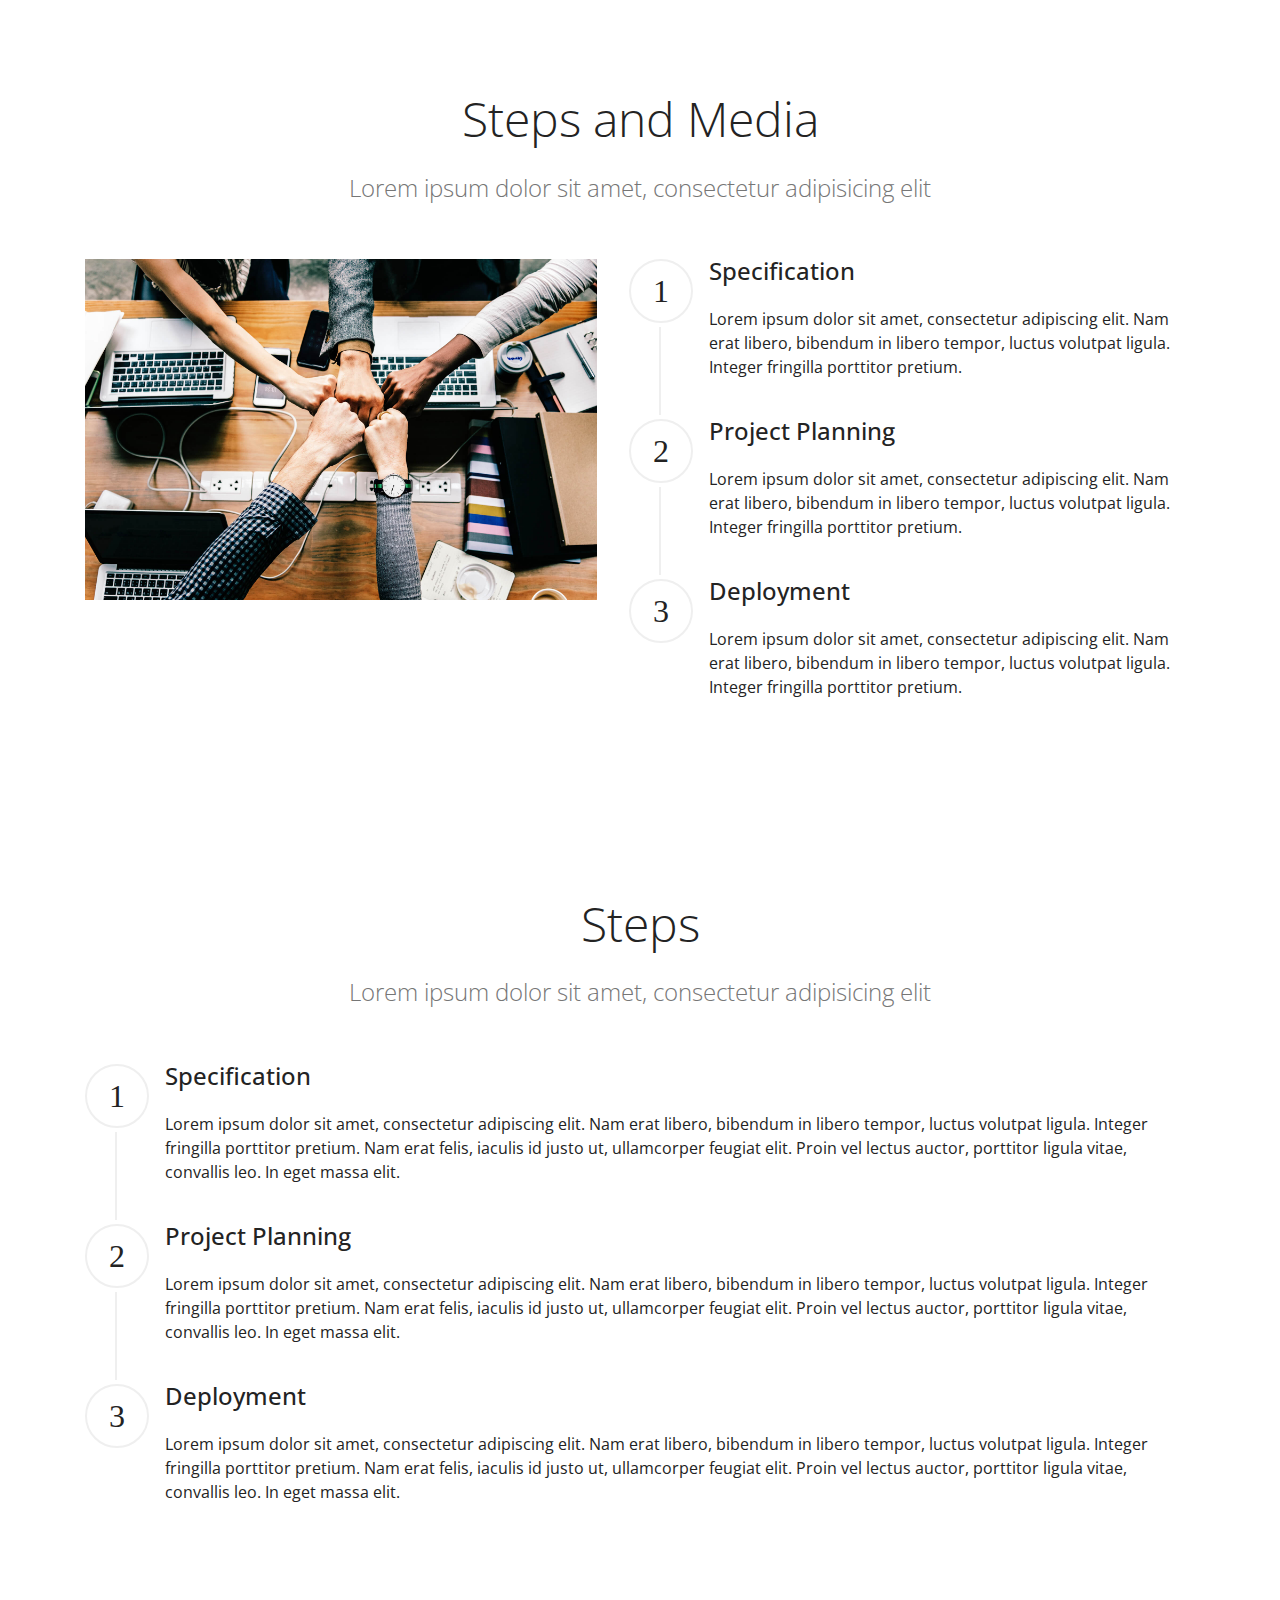
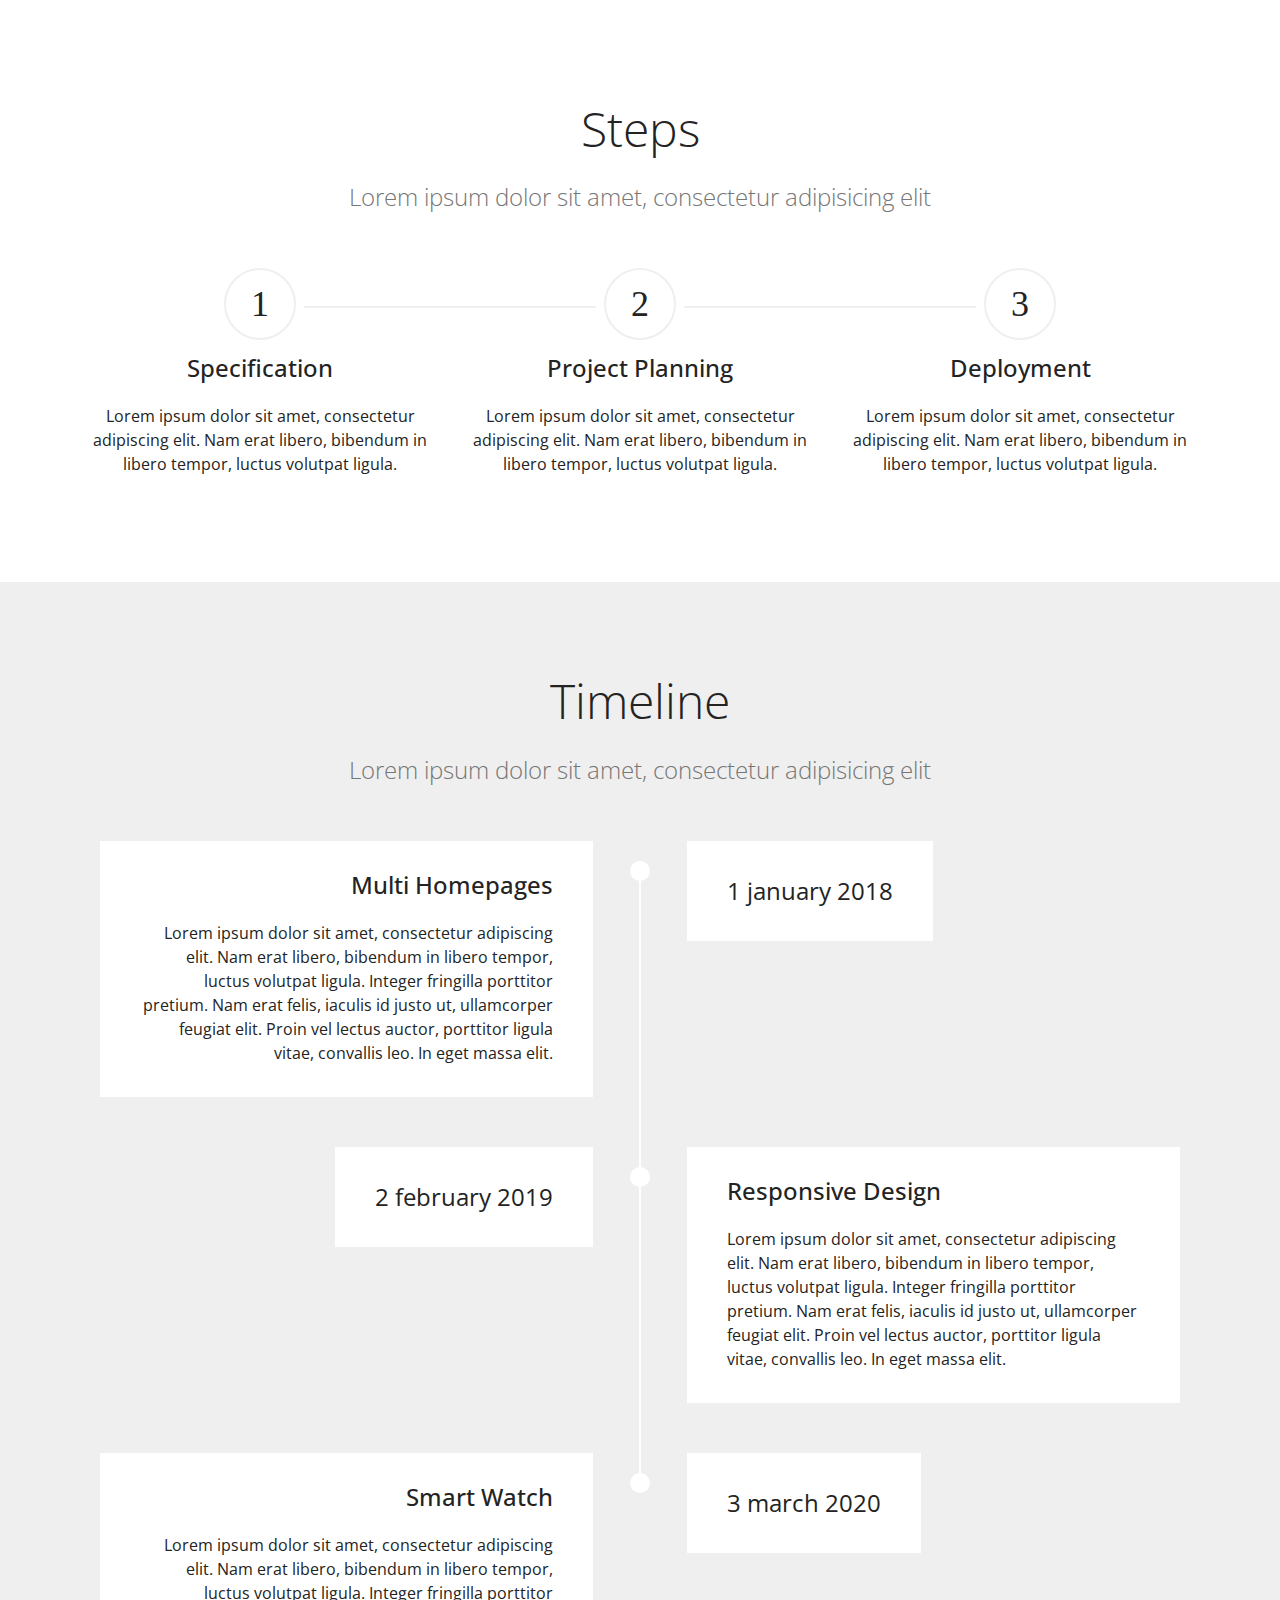
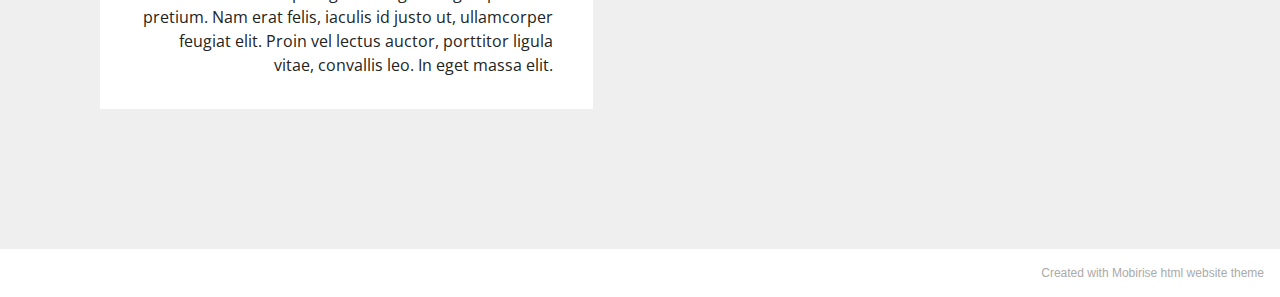
<file: page1.html>
<!DOCTYPE html>
<html  >
<head>
  <!-- Site made with Mobirise Website Builder v5.3.0, https://mobirise.com -->
  <meta charset="UTF-8">
  <meta http-equiv="X-UA-Compatible" content="IE=edge">
  <meta name="generator" content="Mobirise v5.3.0, mobirise.com">
  <meta name="viewport" content="width=device-width, initial-scale=1, minimum-scale=1">
  <link rel="shortcut icon" href="assets/images/kaplan-k-128x128.png" type="image/x-icon">
  <meta name="description" content="Site Creator Description">
  
  
  <title>Page 1</title>
  <link rel="stylesheet" href="assets/bootstrap/css/bootstrap.min.css">
  <link rel="stylesheet" href="assets/bootstrap/css/bootstrap-grid.min.css">
  <link rel="stylesheet" href="assets/bootstrap/css/bootstrap-reboot.min.css">
  <link rel="stylesheet" href="assets/tether/tether.min.css">
  <link rel="stylesheet" href="assets/theme/css/style.css">
  <link rel="preload" as="style" href="assets/mobirise/css/mbr-additional.css"><link rel="stylesheet" href="assets/mobirise/css/mbr-additional.css" type="text/css">
  
  
  
  
</head>
<body>
  
  <section class="step3 cid-rTmepsIuXP" id="step3-5">

    

    
    
    <div class="container">
        <h2 class="mbr-section-title pb-3 mbr-fonts-style align-center display-2">
            Steps and Media</h2>
        <h3 class="mbr-section-subtitle pb-5 mbr-fonts-style align-center display-5">
            Lorem ipsum dolor sit amet, consectetur adipisicing elit
        </h3>
        <div class="media-container-row">
            <div class="media-block" style="width: 49%;">
                <div class="mbr-figure">
                    <img src="assets/images/background6.jpg">
                </div>
            </div>
            <div class="step-container">
                <div class="card separline pb-4">
                    <div class="step-element d-flex">
                        <div class="step-wrapper pr-3">
                            <div class="step d-flex align-items-center justify-content-center">
                                1
                            </div>
                        </div>          
                        <div class="step-text-content">
                            <h4 class="mbr-step-title pb-3 mbr-fonts-style display-5">Specification
                            </h4>
                            <p class="mbr-step-text mbr-fonts-style display-7">
                                Lorem ipsum dolor sit amet, consectetur adipiscing elit. Nam erat libero, bibendum in libero tempor, luctus volutpat ligula. Integer fringilla porttitor pretium.
                            </p>
                        </div>
                    </div>
                </div>

                <div class="card separline pb-4">
                    <div class="step-element d-flex">
                        <div class="step-wrapper pr-3">
                            <div class="step d-flex align-items-center justify-content-center">
                                2
                            </div>
                        </div>          
                        <div class="step-text-content">
                            <h4 class="mbr-step-title pb-3 mbr-fonts-style display-5">Project Planning</h4>
                            <p class="mbr-step-text mbr-fonts-style display-7">
                                Lorem ipsum dolor sit amet, consectetur adipiscing elit. Nam erat libero, bibendum in libero tempor, luctus volutpat ligula. Integer fringilla porttitor pretium.</p>
                        </div>
                    </div>
                </div>

                <div class="card">
                    <div class="step-element d-flex">
                        <div class="step-wrapper pr-3">
                            <div class="step d-flex align-items-center justify-content-center">
                                3
                            </div>
                        </div>          
                        <div class="step-text-content">
                            <h4 class="mbr-step-title pb-3 mbr-fonts-style display-5">Deployment
                            </h4>
                            <p class="mbr-step-text mbr-fonts-style display-7">
                                Lorem ipsum dolor sit amet, consectetur adipiscing elit. Nam erat libero, bibendum in libero tempor, luctus volutpat ligula. Integer fringilla porttitor pretium.</p>
                        </div>
                    </div>
                </div>

                

                

                

                

                

                
            </div>
        </div>
    </div>
</section>

<section class="step1 cid-rTmeu4A7Qq" id="step1-6">

    

    
    
    <div class="container">
        <h2 class="mbr-section-title pb-3 mbr-fonts-style align-center display-2">
            Steps
        </h2>
        <h3 class="mbr-section-subtitle pb-5 mbr-fonts-style align-center display-5">
            Lorem ipsum dolor sit amet, consectetur adipisicing elit
        </h3>
        <div class="step-container">
            <div class="card separline pb-4">
                <div class="step-element d-flex">
                    <div class="step-wrapper pr-3">
                        <h3 class="step d-flex align-items-center justify-content-center">
                            1
                        </h3>
                    </div>          
                    <div class="step-text-content">
                        <h4 class="mbr-step-title pb-3 mbr-fonts-style display-5">Specification
                        </h4>
                        <p class="mbr-step-text mbr-fonts-style display-7">
                            Lorem ipsum dolor sit amet, consectetur adipiscing elit. Nam erat libero, bibendum in libero tempor, luctus volutpat ligula. Integer fringilla porttitor pretium. Nam erat felis, iaculis id justo ut, ullamcorper feugiat elit. Proin vel lectus auctor, porttitor ligula vitae, convallis leo. In eget massa elit.
                        </p>
                    </div>
                </div>
            </div>

            <div class="card separline pb-4">
                <div class="step-element d-flex">
                    <div class="step-wrapper pr-3">
                        <h3 class="step d-flex align-items-center justify-content-center">
                            2
                        </h3>
                    </div>          
                    <div class="step-text-content">
                        <h4 class="mbr-step-title pb-3 mbr-fonts-style display-5">Project Planning</h4>
                        <p class="mbr-step-text mbr-fonts-style display-7">
                            Lorem ipsum dolor sit amet, consectetur adipiscing elit. Nam erat libero, bibendum in libero tempor, luctus volutpat ligula. Integer fringilla porttitor pretium. Nam erat felis, iaculis id justo ut, ullamcorper feugiat elit. Proin vel lectus auctor, porttitor ligula vitae, convallis leo. In eget massa elit.
                        </p>
                    </div>
                </div>
            </div>

            <div class="card">
                <div class="step-element d-flex">
                    <div class="step-wrapper pr-3">
                        <h3 class="step d-flex align-items-center justify-content-center">
                            3
                        </h3>
                    </div>          
                    <div class="step-text-content">
                        <h4 class="mbr-step-title pb-3 mbr-fonts-style display-5">Deployment
                        </h4>
                        <p class="mbr-step-text mbr-fonts-style display-7">
                            Lorem ipsum dolor sit amet, consectetur adipiscing elit. Nam erat libero, bibendum in libero tempor, luctus volutpat ligula. Integer fringilla porttitor pretium. Nam erat felis, iaculis id justo ut, ullamcorper feugiat elit. Proin vel lectus auctor, porttitor ligula vitae, convallis leo. In eget massa elit.
                        </p>
                    </div>
                </div>
            </div>

            
            
            
            
            
            
            
            
            
            
            
        </div>
    </div>
</section>

<section class="step2 cid-rTmewL8cKP" id="step2-7">

    

    
    
    <div class="container">
        <h2 class="mbr-section-title pb-3 mbr-fonts-style align-center display-2">
            Steps
        </h2>
        <h3 class="mbr-section-subtitle pb-5 mbr-fonts-style align-center display-5">
            Lorem ipsum dolor sit amet, consectetur adipisicing elit
        </h3>
        <div class="step-container row justify-content-center">
            <div class="card col-12 col-md-4 separline">
                <div class="step-element">
                    <div class="step-wrapper pb-3">
                        <h3 class="step d-flex align-items-center justify-content-center m-auto">
                            1
                        </h3>
                    </div>          
                    <div class="step-text-content align-center">
                        <h4 class="mbr-step-title pb-3 mbr-fonts-style display-5">Specification
                        </h4>
                        <p class="mbr-step-text mbr-fonts-style display-7">
                            Lorem ipsum dolor sit amet, consectetur adipiscing elit. Nam erat libero, bibendum in libero tempor, luctus volutpat ligula.</p>
                    </div>
                </div>
            </div>

            <div class="card col-12 separline col-md-4">
                <div class="step-element">
                    <div class="step-wrapper pb-3">
                        <h3 class="step d-flex align-items-center justify-content-center m-auto">
                            2
                        </h3>
                    </div>          
                    <div class="step-text-content align-center">
                        <h4 class="mbr-step-title pb-3 mbr-fonts-style display-5">Project Planning</h4>
                        <p class="mbr-step-text mbr-fonts-style display-7">
                            Lorem ipsum dolor sit amet, consectetur adipiscing elit. Nam erat libero, bibendum in libero tempor, luctus volutpat ligula.</p>
                    </div>
                </div>
            </div>

            <div class="card col-md-4 col-12 separline last-child">
                <div class="step-element">
                    <div class="step-wrapper pb-3">
                        <h3 class="step d-flex align-items-center justify-content-center m-auto">
                            3
                        </h3>
                    </div>          
                    <div class="step-text-content align-center">
                        <h4 class="mbr-step-title pb-3 mbr-fonts-style display-5">Deployment
                        </h4>
                        <p class="mbr-step-text mbr-fonts-style display-7">
                            Lorem ipsum dolor sit amet, consectetur adipiscing elit. Nam erat libero, bibendum in libero tempor, luctus volutpat ligula.</p>
                    </div>
                </div>
            </div>

            
            
            
            
            
            
            
            
            
            
            
        </div>
    </div>
</section>

<section class="timeline1 cid-rTmey9iiDx" id="timeline1-8">

    

    

    <div class="container align-center">
        <h2 class="mbr-section-title pb-3 mbr-fonts-style display-2">
            Timeline
        </h2>
        <h3 class="mbr-section-subtitle pb-5 mbr-fonts-style display-5">
            Lorem ipsum dolor sit amet, consectetur adipisicing elit
        </h3>

        <div class="container timelines-container" mbri-timelines="">
            <!--1-->
            <div class="row timeline-element reverse separline">
                 <div class="timeline-date-panel col-xs-12 col-md-6  align-left">         
                    <div class="time-line-date-content">
                        <p class="mbr-timeline-date mbr-fonts-style display-5">
                            1 january 2018  
                        </p>
                    </div>
                </div>
           <span class="iconBackground"></span>
            <div class="col-xs-12 col-md-6 align-right">
                <div class="timeline-text-content">
                    <h4 class="mbr-timeline-title pb-3 mbr-fonts-style display-5">
                        Multi Homepages
                    </h4>
                    <p class="mbr-timeline-text mbr-fonts-style display-7">
                        Lorem ipsum dolor sit amet, consectetur adipiscing elit. Nam erat libero, bibendum in libero tempor, luctus volutpat ligula. Integer fringilla porttitor pretium. Nam erat felis, iaculis id justo ut, ullamcorper feugiat elit. Proin vel lectus auctor, porttitor ligula vitae, convallis leo. In eget massa elit.
                    </p>
                 </div>
            </div>
            </div>
            <!--2-->
            <div class="row timeline-element separline">
                <div class="timeline-date-panel col-xs-12 col-md-6 align-right">
                    <div class="time-line-date-content">
                        <p class="mbr-timeline-date mbr-fonts-style display-5">
                            2 february 2019  
                        </p>
                    </div>
                </div>
                <span class="iconBackground"></span>
                <div class="col-xs-12 col-md-6 align-left ">
                    <div class="timeline-text-content">
                        <h4 class="mbr-timeline-title pb-3 mbr-fonts-style display-5">
                            Responsive Design
                        </h4>
                        <p class="mbr-timeline-text mbr-fonts-style display-7">
                            Lorem ipsum dolor sit amet, consectetur adipiscing elit. Nam erat libero, bibendum in libero tempor, luctus volutpat ligula. Integer fringilla porttitor pretium. Nam erat felis, iaculis id justo ut, ullamcorper feugiat elit. Proin vel lectus auctor, porttitor ligula vitae, convallis leo. In eget massa elit.
                        </p>
                    </div>
                </div>
            </div>
            <!--3-->
            <div class="row timeline-element reverse">
                <div class="timeline-date-panel col-xs-12 col-md-6  align-left">
                    <div class="time-line-date-content">
                        <p class="mbr-timeline-date mbr-fonts-style display-5">
                            3 march 2020
                        </p>
                    </div>
                </div>
                <span class="iconBackground"></span>
                <div class="col-xs-12 col-md-6 align-right">
                    <div class="timeline-text-content">
                        <h4 class="mbr-timeline-title pb-3 mbr-fonts-style display-5">
                            Smart Watch
                        </h4>      
                        <p class="mbr-timeline-text mbr-fonts-style display-7">
                            Lorem ipsum dolor sit amet, consectetur adipiscing elit. Nam erat libero, bibendum in libero tempor, luctus volutpat ligula. Integer fringilla porttitor pretium. Nam erat felis, iaculis id justo ut, ullamcorper feugiat elit. Proin vel lectus auctor, porttitor ligula vitae, convallis leo. In eget massa elit.
                        </p>
                    </div>
                </div>
            </div>
            <!--4-->
            
            <!--5-->
            
            <!--6-->
            
            <!--7-->
            
            <!--8-->
            
            <!--9-->
            
            <!--10-->
            
            <!--11-->
            
            <!--12-->
            
        </div>
    </div>
</section><section style="background-color: #fff; font-family: -apple-system, BlinkMacSystemFont, 'Segoe UI', 'Roboto', 'Helvetica Neue', Arial, sans-serif; color:#aaa; font-size:12px; padding: 0; align-items: center; display: flex;"><a href="https://mobirise.site/n" style="flex: 1 1; height: 3rem; padding-left: 1rem;"></a><p style="flex: 0 0 auto; margin:0; padding-right:1rem;"><a href="https://mobirise.site/t" style="color:#aaa;">Created</a> with Mobirise html website theme</p></section><script src="assets/web/assets/jquery/jquery.min.js"></script>  <script src="assets/popper/popper.min.js"></script>  <script src="assets/bootstrap/js/bootstrap.min.js"></script>  <script src="assets/tether/tether.min.js"></script>  <script src="assets/smoothscroll/smooth-scroll.js"></script>  <script src="assets/theme/js/script.js"></script>  
  
  
</body>
</html>
</file>
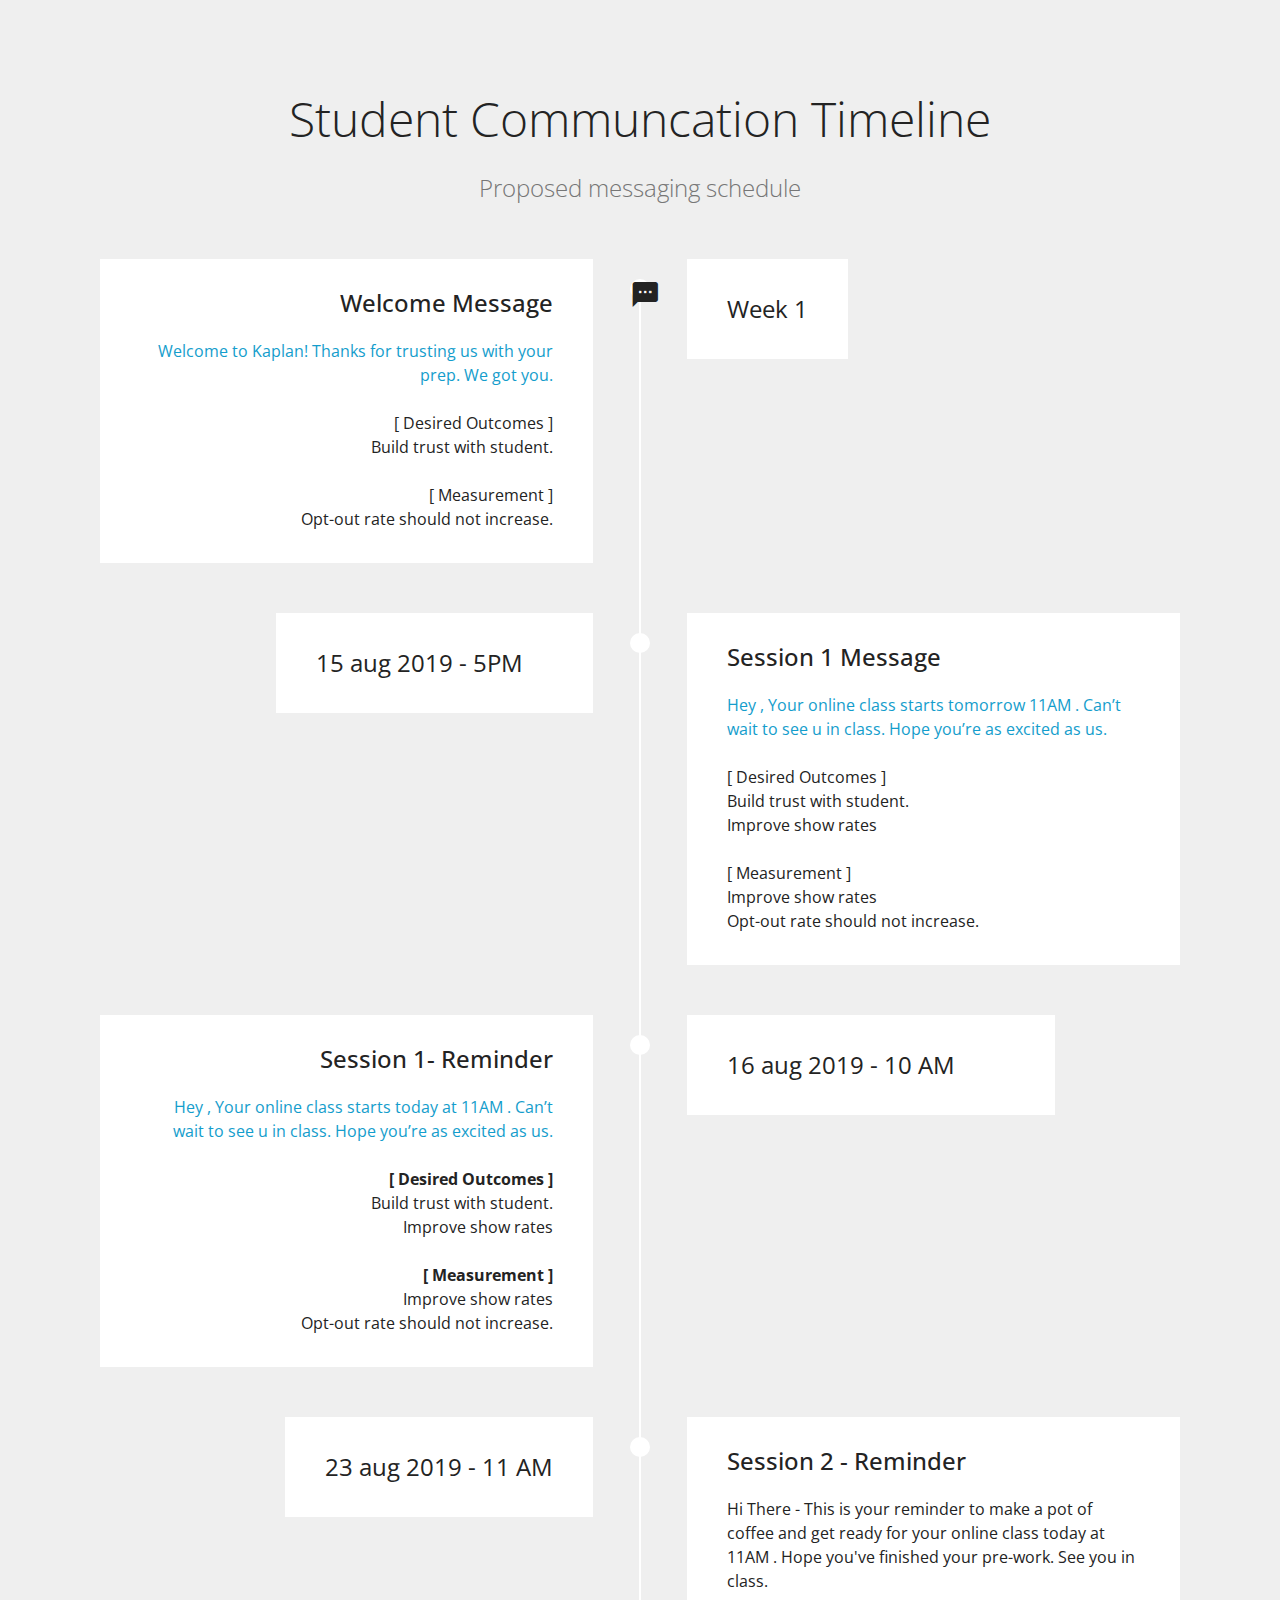
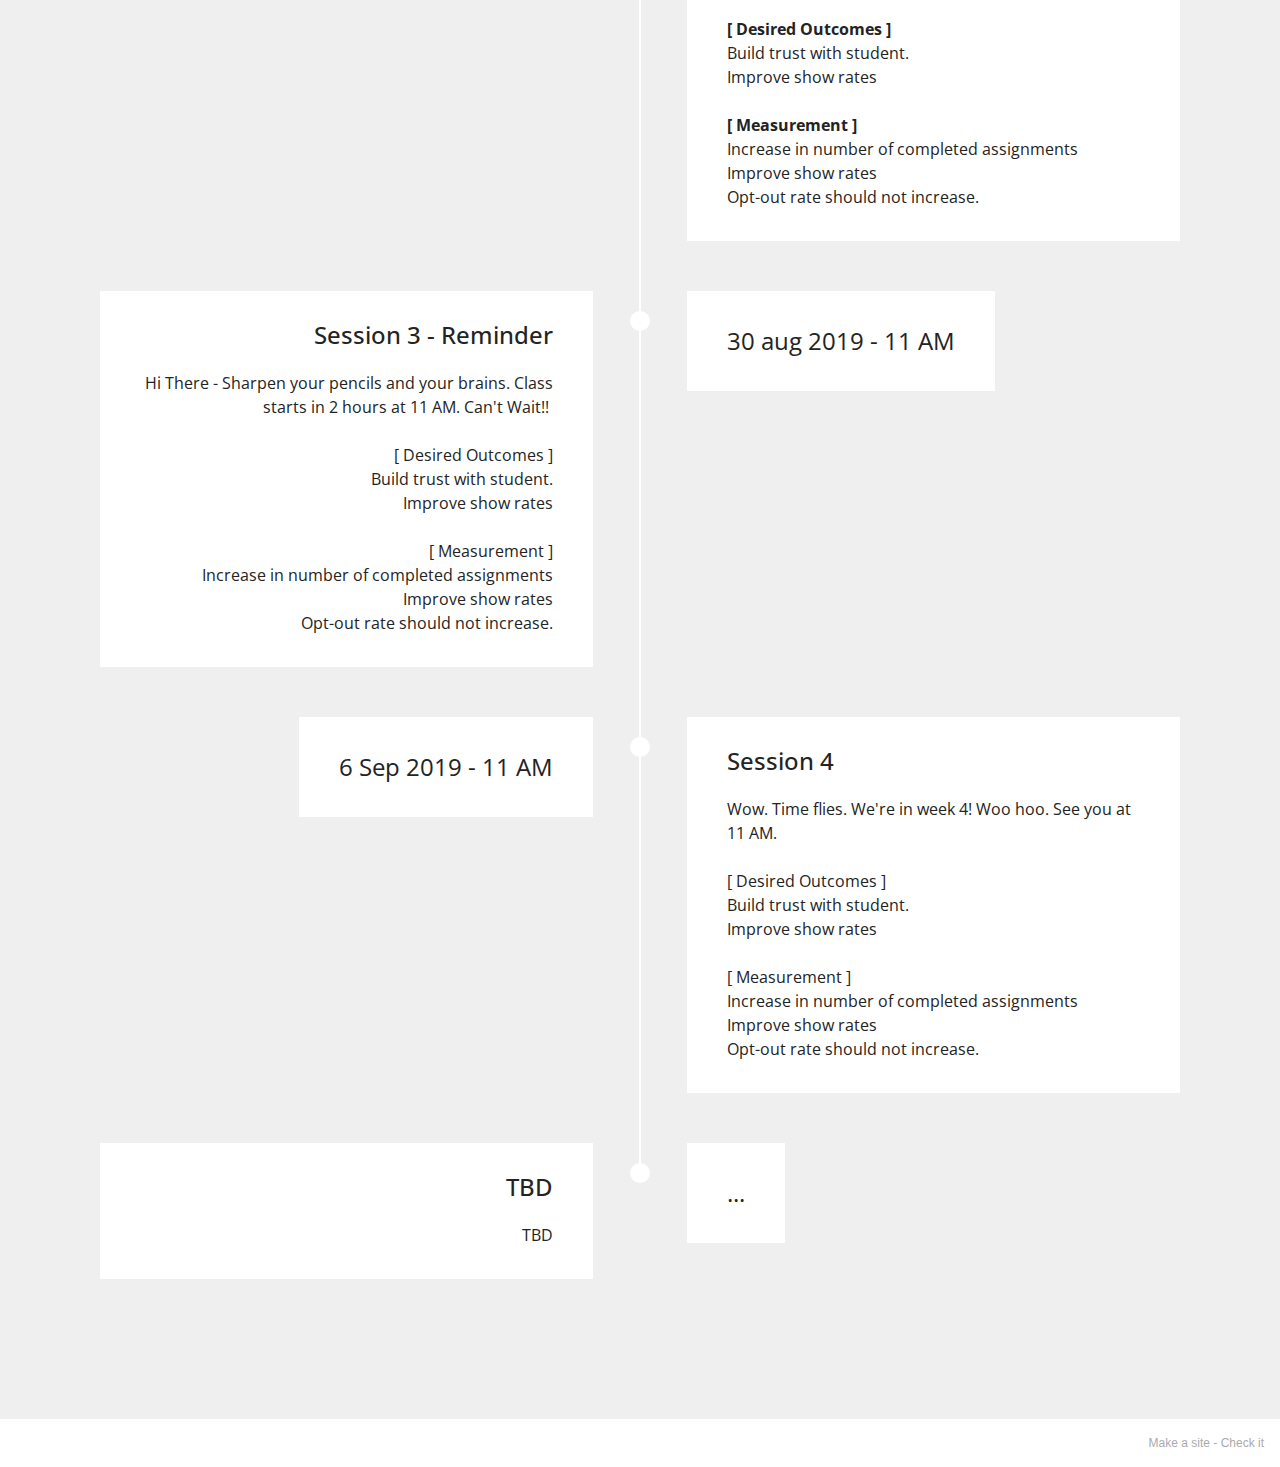
<file: page2.html>
<!DOCTYPE html>
<html  >
<head>
  <!-- Site made with Mobirise Website Builder v5.3.0, https://mobirise.com -->
  <meta charset="UTF-8">
  <meta http-equiv="X-UA-Compatible" content="IE=edge">
  <meta name="generator" content="Mobirise v5.3.0, mobirise.com">
  <meta name="viewport" content="width=device-width, initial-scale=1, minimum-scale=1">
  <link rel="shortcut icon" href="assets/images/kaplan-k-128x128.png" type="image/x-icon">
  <meta name="description" content="">
  
  
  <title>Class Timeline</title>
  <link rel="stylesheet" href="assets/bootstrap-material-design-font/css/material.css">
  <link rel="stylesheet" href="assets/bootstrap/css/bootstrap.min.css">
  <link rel="stylesheet" href="assets/bootstrap/css/bootstrap-grid.min.css">
  <link rel="stylesheet" href="assets/bootstrap/css/bootstrap-reboot.min.css">
  <link rel="stylesheet" href="assets/tether/tether.min.css">
  <link rel="stylesheet" href="assets/theme/css/style.css">
  <link rel="preload" as="style" href="assets/mobirise/css/mbr-additional.css"><link rel="stylesheet" href="assets/mobirise/css/mbr-additional.css" type="text/css">
  
  
  
  
</head>
<body>
  
  <section class="timeline1 cid-rDzmL7jfHI" id="timeline1-4">

    

    

    <div class="container align-center">
        <h2 class="mbr-section-title pb-3 mbr-fonts-style display-2">
            Student Communcation Timeline</h2>
        <h3 class="mbr-section-subtitle pb-5 mbr-fonts-style display-5">
            Proposed messaging schedule</h3>

        <div class="container timelines-container" mbri-timelines="">
            <!--1-->
            <div class="row timeline-element reverse separline">
                 <div class="timeline-date-panel col-xs-12 col-md-6  align-left">         
                    <div class="time-line-date-content">
                        <p class="mbr-timeline-date mbr-fonts-style display-5">
                            Week 1</p>
                    </div>
                </div>
           <span class="iconBackground">
                    <span class="mbr-iconfont mdi-notification-sms"></span>
              
           </span>
            <div class="col-xs-12 col-md-6 align-right">
                <div class="timeline-text-content">
                    <h4 class="mbr-timeline-title pb-3 mbr-fonts-style display-5">Welcome Message</h4>
                    <p class="mbr-timeline-text mbr-fonts-style display-7"><a href="index.html#timeline1-2">Welcome to Kaplan! Thanks for trusting us with your prep. We got you. </a><br><br>[ Desired Outcomes ] <br>Build trust with student. <br><br>[ Measurement ] <br>Opt-out rate should not increase.<br></p>
                 </div>
            </div>
            </div>
            <!--2-->
            <div class="row timeline-element separline">
                <div class="timeline-date-panel col-xs-12 col-md-6 align-right">
                    <div class="time-line-date-content">
                        <p class="mbr-timeline-date mbr-fonts-style display-5">15 aug 2019 - 5PM &nbsp; &nbsp;&nbsp;</p>
                    </div>
                </div>
                <span class="iconBackground"></span>
                <div class="col-xs-12 col-md-6 align-left ">
                    <div class="timeline-text-content">
                        <h4 class="mbr-timeline-title pb-3 mbr-fonts-style display-5">
                            Session 1 Message<br></h4>
                        <p class="mbr-timeline-text mbr-fonts-style display-7"><a href="index.html#timeline1-1">Hey , Your online class starts tomorrow 11AM . Can’t wait to see u in class. Hope you’re as excited as us. </a><br><br>[ Desired Outcomes ] <br>Build trust with student. <br>Improve show rates<br><br>[ Measurement ] <br>Improve show rates<br>Opt-out rate should not increase.</p>
                    </div>
                </div>
            </div>
            <!--3-->
            <div class="row timeline-element reverse separline">
                <div class="timeline-date-panel col-xs-12 col-md-6  align-left">
                    <div class="time-line-date-content">
                        <p class="mbr-timeline-date mbr-fonts-style display-5">16 aug 2019 - 10 AM &nbsp; &nbsp; &nbsp; &nbsp; &nbsp;</p>
                    </div>
                </div>
                <span class="iconBackground"></span>
                <div class="col-xs-12 col-md-6 align-right">
                    <div class="timeline-text-content">
                        <h4 class="mbr-timeline-title pb-3 mbr-fonts-style display-5">
                            Session 1- Reminder</h4>      
                        <p class="mbr-timeline-text mbr-fonts-style display-7"><a href="index.html#timeline1-1">Hey , Your online class starts today at 11AM . Can’t wait to see u in class. Hope you’re as excited as us. </a><br><br><strong>[ Desired Outcomes ] <br></strong>Build trust with student. <br>Improve show rates<br><br><strong>[ Measurement ] <br></strong>Improve show rates<br>Opt-out rate should not increase.</p>
                    </div>
                </div>
            </div>
            <!--4-->
            <div class="row timeline-element separline">
                <div class="timeline-date-panel col-xs-12 col-md-6 align-right">
                    <div class="time-line-date-content">
                        <p class="mbr-timeline-date mbr-fonts-style display-5">23 aug 2019 - 11 AM</p>
                    </div>
                </div>
                <span class="iconBackground"></span>
                <div class="col-xs-12 col-md-6 align-left ">
                    <div class="timeline-text-content">
                        <h4 class="mbr-timeline-title pb-3 mbr-fonts-style display-5">
                            Session 2 - Reminder</h4>
                        <p class="mbr-timeline-text mbr-fonts-style display-7">Hi There - This is your reminder to make a pot of coffee and get ready for your online class today at 11AM . Hope you've finished your pre-work. See you in class. &nbsp;<br><br><strong>[ Desired Outcomes ] <br></strong>Build trust with student. <br>Improve show rates<br><br><strong>[ Measurement ] <br></strong>Increase in number of completed assignments<br>Improve show rates<br>Opt-out rate should not increase.</p>
                    </div>
                </div>
            </div>
            <!--5-->
            <div class="row timeline-element reverse separline">
                <div class="timeline-date-panel col-xs-12 col-md-6  align-left">
                    <div class="time-line-date-content">
                        <p class="mbr-timeline-date mbr-fonts-style display-5">
                            30 aug 2019 - 11 AM</p>
                    </div>
                </div>
                <span class="iconBackground"></span>
                <div class="col-xs-12 col-md-6 align-right">
                    <div class="timeline-text-content">
                        <h4 class="mbr-timeline-title pb-3 mbr-fonts-style display-5">
                            Session 3 - Reminder</h4>
                        <p class="mbr-timeline-text mbr-fonts-style display-7">Hi There - Sharpen your pencils and your brains. Class starts in 2 hours at 11 AM. Can't Wait!!&nbsp;<br><br>[ Desired Outcomes ] <br>Build trust with student. <br>Improve show rates<br><br>[ Measurement ] <br>Increase in number of completed assignments<br>Improve show rates<br>Opt-out rate should not increase.</p>
                    </div>
                </div>
            </div>
            <!--6-->
            <div class="row timeline-element separline">
                <div class="timeline-date-panel col-xs-12 col-md-6 align-right">
                    <div class="time-line-date-content">
                       <p class="mbr-timeline-date mbr-fonts-style display-5">
                            6 Sep 2019 - 11 AM</p>
                    </div>
                </div>
                <span class="iconBackground"></span>
                <div class="col-xs-12 col-md-6 align-left ">
                    <div class="timeline-text-content">
                        <h4 class="mbr-timeline-title pb-3 mbr-fonts-style display-5">
                            Session 4&nbsp;</h4>
                        <p class="mbr-timeline-text mbr-fonts-style display-7">Wow. Time flies. We're in week 4! Woo hoo. See you at 11 AM.&nbsp;<br><br>[ Desired Outcomes ] <br>Build trust with student. <br>Improve show rates<br><br>[ Measurement ] <br>Increase in number of completed assignments<br>Improve show rates<br>Opt-out rate should not increase.</p>
                    </div>
                </div>
            </div>
            <!--7-->
            <div class="row timeline-element reverse">
                <div class="timeline-date-panel col-xs-12 col-md-6  align-left">
                    <div class="time-line-date-content">
                        <p class="mbr-timeline-date mbr-fonts-style display-5">
                           ...</p>
                    </div>
                </div>
                <span class="iconBackground"></span>
                <div class="col-xs-12 col-md-6 align-right">
                    <div class="timeline-text-content">
                        <h4 class="mbr-timeline-title pb-3 mbr-fonts-style display-5">
                            TBD</h4>
                        <p class="mbr-timeline-text mbr-fonts-style display-7">
                            TBD</p>
                    </div>
                </div>
            </div>
            <!--8-->
            
            <!--9-->
            
            <!--10-->
            
            <!--11-->
            
            <!--12-->
            
        </div>
    </div>
</section><section style="background-color: #fff; font-family: -apple-system, BlinkMacSystemFont, 'Segoe UI', 'Roboto', 'Helvetica Neue', Arial, sans-serif; color:#aaa; font-size:12px; padding: 0; align-items: center; display: flex;"><a href="https://mobirise.site/j" style="flex: 1 1; height: 3rem; padding-left: 1rem;"></a><p style="flex: 0 0 auto; margin:0; padding-right:1rem;">Make a site - <a href="https://mobirise.site/v" style="color:#aaa;">Check it</a></p></section><script src="assets/web/assets/jquery/jquery.min.js"></script>  <script src="assets/popper/popper.min.js"></script>  <script src="assets/bootstrap/js/bootstrap.min.js"></script>  <script src="assets/tether/tether.min.js"></script>  <script src="assets/smoothscroll/smooth-scroll.js"></script>  <script src="assets/theme/js/script.js"></script>  
  
  
</body>
</html>
</file>
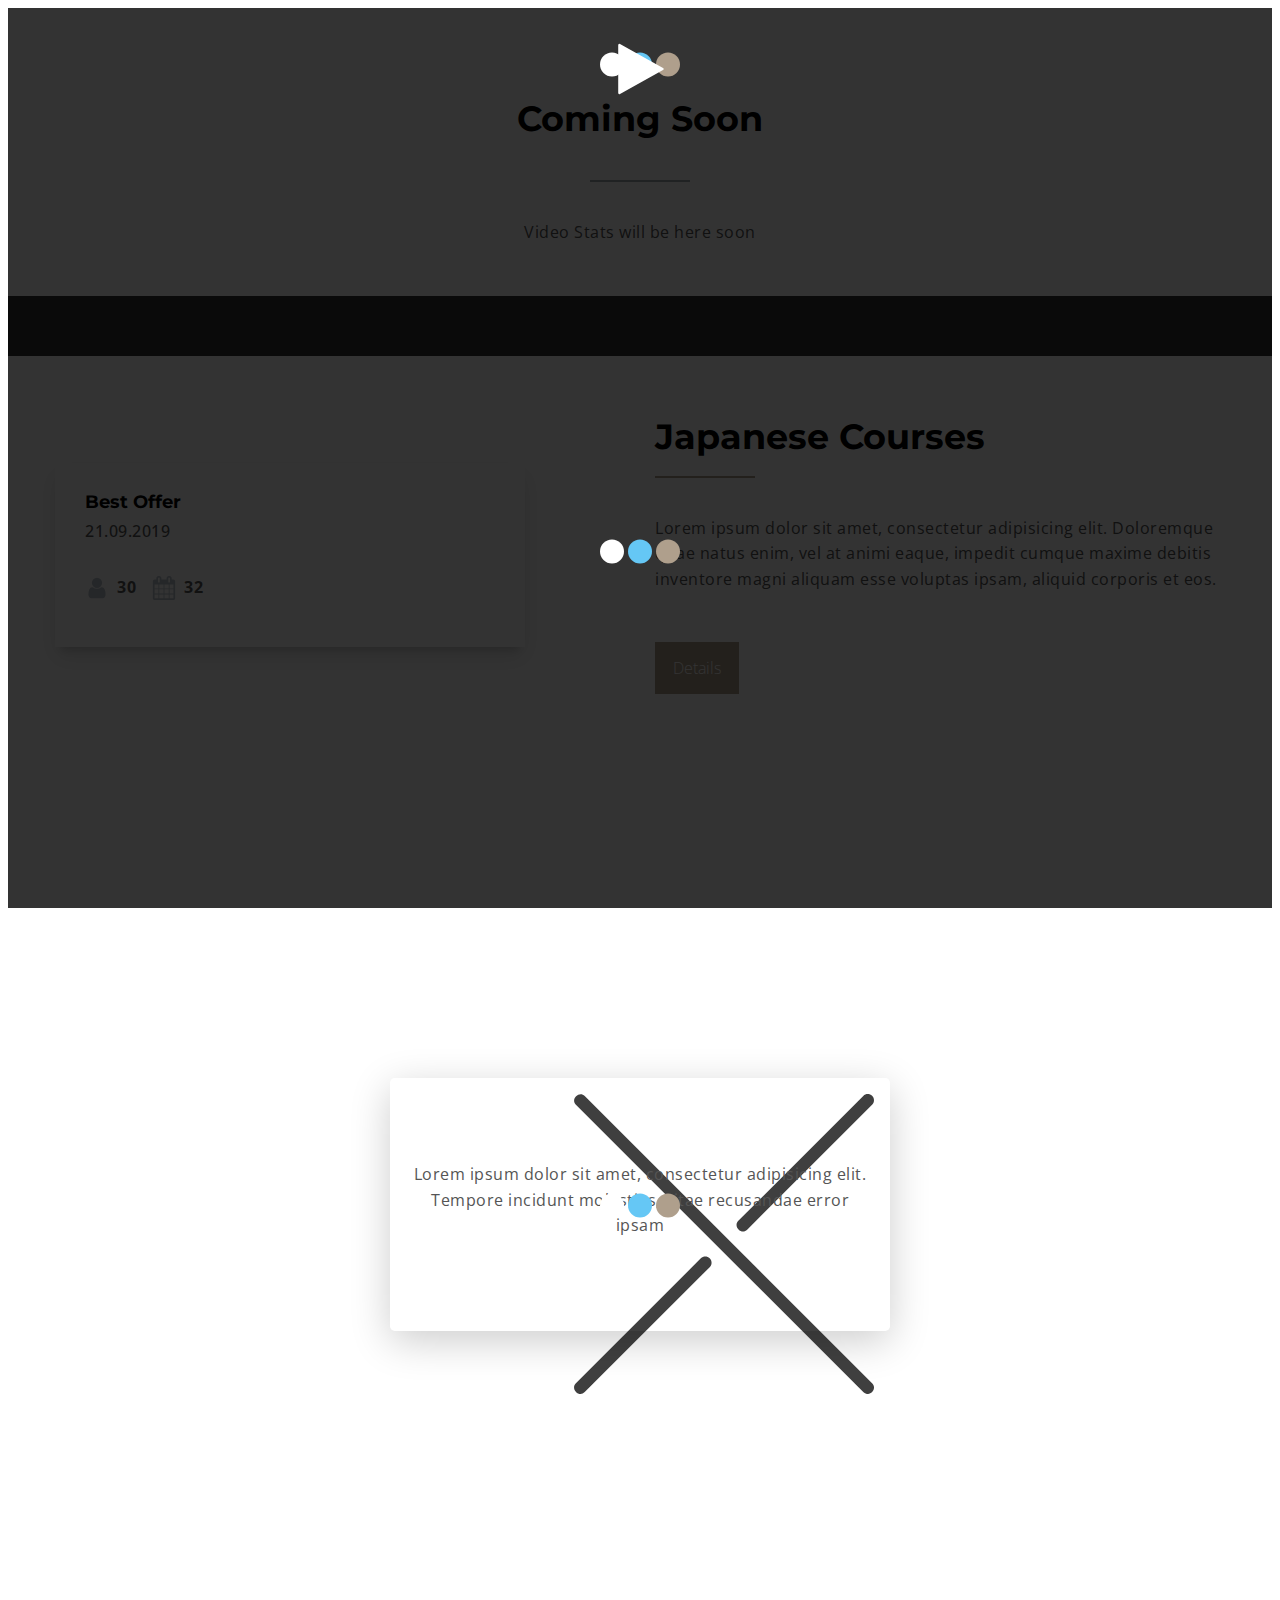
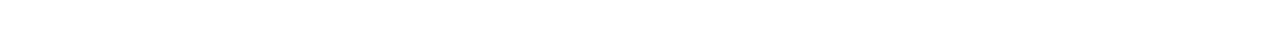
<file: page3.html>
<!DOCTYPE html>
<html amp >
<head>
  <!-- Site made with Mobirise Website Builder v4.10.7, https://mobirise.com -->
  <meta charset="UTF-8">
  <meta http-equiv="X-UA-Compatible" content="IE=edge">
  <meta name="generator" content="Mobirise v4.10.7, mobirise.com">
  <meta name="viewport" content="width=device-width, initial-scale=1, minimum-scale=1">
  <link rel="shortcut icon" href="assets/images/logo4.png" type="image/x-icon">
  <meta name="description" content="">
  
  <title>VideoSummary</title>
  
<link rel="canonical" href="https://asaidosai.github.io/mobirise2/page3.html">
 <style amp-boilerplate>body{-webkit-animation:-amp-start 8s steps(1,end) 0s 1 normal both;-moz-animation:-amp-start 8s steps(1,end) 0s 1 normal both;-ms-animation:-amp-start 8s steps(1,end) 0s 1 normal both;animation:-amp-start 8s steps(1,end) 0s 1 normal both}@-webkit-keyframes -amp-start{from{visibility:hidden}to{visibility:visible}}@-moz-keyframes -amp-start{from{visibility:hidden}to{visibility:visible}}@-ms-keyframes -amp-start{from{visibility:hidden}to{visibility:visible}}@-o-keyframes -amp-start{from{visibility:hidden}to{visibility:visible}}@keyframes -amp-start{from{visibility:hidden}to{visibility:visible}}</style>
<noscript><style amp-boilerplate>body{-webkit-animation:none;-moz-animation:none;-ms-animation:none;animation:none}</style></noscript>
<link href="https://fonts.googleapis.com/css?family=Montserrat:300,300i,400,400i,500,500i,600,600i,700,700i" rel="stylesheet">
 <link href="https://fonts.googleapis.com/css?family=Open+Sans:300,300i,400,400i,600,600i,700,700i&subset=cyrillic" rel="stylesheet">
 
 <style amp-custom> 
div,span,h1,h2,h3,h4,h5,h6,p,blockquote,a,ol,ul,li,figcaption,textarea,input{font: inherit;}*{box-sizing: border-box;outline: none;}*:focus{outline: none;}h1,h2,h3,h4,h5,h6{margin-top: 0;margin-bottom: .5rem;}body{position: relative;font-style: normal;line-height: 1.5;color: #555;}section{background-color: #eeeeee;background-position: 50% 50%;background-repeat: no-repeat;background-size: cover;overflow: hidden;}section,.container,.container-fluid{position: relative;word-wrap: break-word;}a.mbr-iconfont:hover{text-decoration: none;}h1,h2,h3{margin: auto;}p,li,blockquote{letter-spacing: 0.5px;line-height: 1.7;}ul,ol,pre,blockquote,p{margin-bottom: 0;margin-top: 0;}pre{background: #f4f4f4;padding: 10px 24px;white-space: pre-wrap;}a{font-style: normal;font-weight: 400;cursor: pointer;}a,a:hover{text-decoration: none;}figure{margin-bottom: 0;}h1,h2,h3,h4,h5,h6,.h1,.h2,.h3,.h4,.h5,.h6,.display-1,.display-2,.display-3{line-height: 1;word-break: break-word;word-wrap: break-word;}b,strong{font-weight: bold;}blockquote{padding: 10px 0 10px 20px;position: relative;border-left: 3px solid;}input:-webkit-autofill,input:-webkit-autofill:hover,input:-webkit-autofill:focus,input:-webkit-autofill:active{transition-delay: 9999s;transition-property: background-color,color;}html,body{height: auto;min-height: 100vh;}.line{height: 20px;}.line-bottom{display: inline-block;width: 6.25rem;border: 1px solid;margin-bottom: 5px;height: 0;}.brown-color{color: #af9f8c;}.grey-color{color: #A2AAB1;}.width-full{width: 100%;}.d-flex{display: -webkit-flex;display: flex;}.mbr-row-reverse{-webkit-flex-direction: row-reverse;flex-direction: row-reverse;}.mbr-flex-wrap{-webkit-flex-wrap: wrap;flex-wrap: wrap;}.mbr-flex-column{-webkit-flex-direction: column;flex-direction: column;}.mbr-justify-content-start{-webkit-justify-content: flex-start;justify-content: flex-start;}.mbr-justify-content-center{-webkit-justify-content: center;justify-content: center;}.mbr-justify-content-end{-webkit-justify-content: flex-end;justify-content: flex-end;}.mbr-justify-content-between{-webkit-justify-content: space-between;justify-content: space-between;}.mbr-justify-content-around{-webkit-justify-content: space-around;justify-content: space-around;}.mbr-align-items-center{-webkit-align-items: center;align-items: center;}.mbr-section-title{font-style: normal;line-height: 1.2;}.mbr-section-subtitle{line-height: 1.3;}.mbr-text{font-style: normal;line-height: 1.6;}.btn{margin: 0;font-weight: 400;border-width: 2px;border-style: solid;font-style: normal;white-space: normal;transition: all .2s ease-in-out,box-shadow 2s ease-in-out;display: -webkit-inline-flex;display: inline-flex;-webkit-align-items: center;align-items: center;-webkit-justify-content: center;justify-content: center;word-break: break-word;font-family: "Open Sans";}.btn svg{transition: fill .2s;}.fa-arrow-right.mbr-iconfont-btn{margin: 0 0 0 1rem;line-height: 1.1;}.amp-carousel-button{width: 4rem;height: 4rem;}@media (max-width: 768px){.amp-carousel-button{display: none;}}.amp-carousel-button-prev{background-size: 3rem;background-position-x: 15px;}.amp-carousel-button-next{background-size: 3rem;background-position-x: 1px;}.btn-form{border-radius: 0;}.btn-form:hover{cursor: pointer;}.mbr-figure img,.mbr-figure iframe{display: block;width: 100%;}.card{background-color: transparent;border: none;border-radius: 0;}.card-wrapper{-webkit-flex: 1;flex: 1;}.card-img{text-align: center;-webkit-flex-shrink: 0;flex-shrink: 0;}.media{max-width: 100%;margin: 0 auto;}.mbr-figure{-ms-flex-item-align: center;-ms-grid-row-align: center;-webkit-align-self: center;align-self: center;}.media-container > div{max-width: 100%;}.mbr-figure img,.card-img img{width: 100%;}@media (max-width: 991px){.media-size-item{width: auto;}.media{width: auto;}.mbr-figure{width: 100%;}}.hidden{visibility: hidden;}.super-hide{display: none;}.inactive{-webkit-user-select: none;-moz-user-select: none;-ms-user-select: none;user-select: none;pointer-events: none;-webkit-user-drag: none;user-drag: none;}textarea[type="hidden"]{display: none;}#scrollToTop{display: none;}.popover-content ul.show{min-height: 155px;}.mbr-white{color: #ffffff;}.mbr-black{color: #000000;}.mbr-bg-white{background-color: #ffffff;}.mbr-bg-black{background-color: #000000;}.mbr-shadow{transition: all .15s ease-in-out;box-shadow: 0 0.7em 1.4em rgba(0,0,0,0.1),0 0.6em 0.5em -0.4em rgba(0,0,0,0.15);}.align-left{text-align: left;}.align-center{text-align: center;}.align-right{text-align: right;}.l-h-12{line-height: 1.2;}.l-h-15{line-height: 1.5;}.mbr-light{font-weight: 300;}.mbr-regular{font-weight: 400;}.mbr-semibold{font-weight: 500;}.mbr-bold{font-weight: 700;}.mbr-section-btn{margin-left: 0;margin-right: 0;font-size: 0;}nav .mbr-section-btn{margin-left: 0rem;margin-right: 0rem;}.btn .mbr-iconfont,.btn.btn-sm .mbr-iconfont{cursor: pointer;margin-right: 0.5rem;}.btn.btn-md .mbr-iconfont,.btn.btn-md .mbr-iconfont{margin-right: 0.8rem;}[type="submit"]{-webkit-appearance: none;}.mbr-mt-8{margin-top: .5rem;}.mbr-mt-10{margin-top: 0.625rem;}.mbr-mt-16{margin-top: 1rem;}.mbr-mt-20{margin-top: 1.25rem;}.mbr-mt-30{margin-top: 1.875rem;}.mbr-mt-50{margin-top: 3.125rem;}.mbr-mt-75{margin-top: 4.7rem;}.mbr-mt-100{margin-top: 6.25rem;}.mbr-mb-8{margin-bottom: .5rem;}.mbr-mb-10{margin-bottom: 0.625rem;}.mbr-mb-16{margin-bottom: 1rem;}.mbr-mb-20{margin-bottom: 1.25rem;}.mbr-mb-30{margin-bottom: 1.875rem;}.mbr-mb-50{margin-bottom: 3.125rem;}.mbr-mb-75{margin-bottom: 4.7rem;}.mbr-mb-100{margin-bottom: 6.25rem;}.mbr-pb-3{padding-bottom: 1rem;}.mbr-p-0{padding: 0;}.mbr-p-3{padding: 1.5rem;}.mbr-p-16{padding: 1rem;}.mbr-p-30{padding: 1.875rem;}.mbr-p-60{padding: 3.75rem;}.lightbox{background: rgba(0,0,0,0.8);width: 100%;height: 100%;position: absolute;display: -webkit-flex;display: flex;-webkit-align-items: center;align-items: center;-webkit-justify-content: center;justify-content: center;}.mbr-fullscreen .mbr-overlay{min-height: 100vh;}.mbr-fullscreen{display: -webkit-flex;display: -moz-flex;display: -ms-flex;display: -o-flex;display: flex;-webkit-align-items: center;align-items: center;min-height: 100vh;box-sizing: border-box;padding-top: 3rem;padding-bottom: 3rem;}.mbr-overlay{background-color: #000;bottom: 0;left: 0;opacity: .5;position: absolute;right: 0;top: 0;z-index: 0;}.mbr-parallax-bg{bottom: 0;left: 0;opacity: .5;position: absolute;right: 0;top: 0;z-index: 0;background-position: 50% 50%;background-repeat: no-repeat;background-size: cover;}section.sidebar-open:before{content: '';position: fixed;top: 0;bottom: 0;right: 0;left: 0;background-color: rgba(0,0,0,0.2);z-index: 1040;}form input,form textarea,form select{padding: 1rem;width: 100%;border: none;border-bottom: 1px dotted #989898;background-color: transparent;}form input:focus,form textarea:focus,form select:focus{outline: none;}form input[type="checkbox"],form input[type="radio"]{border: none;width: auto;}form textarea.field-input{height: 200px;}form .fieldset{display: -webkit-flex;display: flex;-webkit-justify-content: center;justify-content: center;-webkit-flex-wrap: wrap;flex-wrap: wrap;-webkit-align-items: center;align-items: center;}.gallery1 amp-img:before,.gallery1 amp-img:after,.features16 amp-img:before,.features16 amp-img:after,.vimeo1 amp-img:before,.vimeo1 amp-img:after{position: absolute;top: 0;left: 0;height: 100%;width: 100%;content: '';transition: all 0.4s;pointer-events: none;}.gallery1 amp-img:before,.features16 amp-img:before,.vimeo1 amp-img:before{display: inline-block;background: transparent;opacity: 0;}.gallery1 .image{overflow: hidden;position: relative;z-index: 22;transition: all 0.4s;}.gallery1 .image img{min-height: 100%;width: 100%;object-fit: cover;}.gallery1 amp-img{overflow: hidden;z-index: 22;}.gallery1 amp-img:before{z-index: 23;}.gallery1 amp-img:after{z-index: 24;}.gallery1 .content-wrapper{padding: 0 1rem;width: 100%;z-index: 23;position: absolute;}.gallery1 .block-icon{padding: 0 1rem;width: 100%;z-index: 23;position: absolute;display: none;transition: all 0.4s;}.gallery1 .image:hover .block-icon{display: block;transition: all 0.4s;}.table1 .ico,.table2 .ico,.table3 .ico{position: absolute;top: 10px;right: 10px;display: none;}.table1 .hot,.table2 .hot,.table3 .hot{border: 30px solid transparent;position: absolute;top: -1px;right: -1px;font-size: 14px;display: none;}.table1 .display,.table2 .display,.table3 .display{display: block;}amp-img img{max-height: 100%;max-width: 100%;}img.mbr-temp{width: 100%;}.is-builder .nodisplay + img[async],.is-builder .nodisplay + img[decoding="async"],.is-builder amp-img > a + img[async],.is-builder amp-img > a + img[decoding="async"]{display: none;}img{min-height: 100%;object-fit: cover;overflow: hidden;}html:not(.is-builder) amp-img > a{position: absolute;top: 0;bottom: 0;left: 0;right: 0;z-index: 1;}.is-builder .temp-amp-sizer{position: absolute;}.is-builder amp-youtube .temp-amp-sizer,.is-builder amp-vimeo .temp-amp-sizer{position: static;}.is-builder section.horizontal-menu .ampstart-btn{display: none;}@media (max-width: 991px){.is-builder section.horizontal-menu .navbar-toggler{display: block;}}.is-builder section.horizontal-menu .dropdown-menu{z-index: auto;opacity: 1;pointer-events: auto;}.is-builder section.horizontal-menu .nav-dropdown .link.dropdown-toggle[aria-expanded="true"]{margin-right: 0;padding: 0.667em 1em;}.is-builder section.features16 .full-link{z-index: 0;}.container{padding-right: 30px;padding-left: 30px;width: 100%;margin-right: auto;margin-left: auto;}@media (max-width: 767px){.container{max-width: 540px;}}@media (min-width: 768px){.container{max-width: 720px;}}@media (min-width: 992px){.container{max-width: 960px;}}@media (min-width: 1200px){.container{max-width: 1200px;}}.container-fluid{width: 100%;padding-right: 30px;padding-left: 30px;margin-right: auto;margin-left: auto;}.mbr-row,.mbr-form-row{display: -webkit-box;display: -webkit-flex;display: -ms-flexbox;display: flex;-webkit-flex-wrap: wrap;-ms-flex-wrap: wrap;flex-wrap: wrap;margin-right: -30px;margin-left: -30px;}.mbr-form-row{margin-right: -0.5rem;margin-left: -0.5rem;}.mbr-form-row > [class*="mbr-col"]{padding-left: 0.5rem;padding-right: 0.5rem;}@media (max-width: 767px){.mbr-col,.mbr-col-auto{padding-right: 15px;padding-left: 15px;}.mbr-col-sm-12{-ms-flex: 0 0 100%;-webkit-flex: 0 0 100%;flex: 0 0 100%;max-width: 100%;padding-right: 15px;padding-left: 15px;}}@media (min-width: 768px){.mbr-col{-ms-flex: 1 1 auto;-webkit-box-flex: 1;flex: 1 1 auto;max-width: 100%;padding-right: 15px;padding-left: 15px;}.mbr-col-auto{-ms-flex: 0 0 auto;flex: 0 0 auto;width: auto;padding-right: 15px;padding-left: 15px;}.mbr-col-md-3{-ms-flex: 0 0 25%;-webkit-flex: 0 0 25%;flex: 0 0 25%;max-width: 25%;padding-right: 15px;padding-left: 15px;}.mbr-col-md-4{-ms-flex: 0 0 33.333333%;-webkit-flex: 0 0 33.333333%;flex: 0 0 33.333333%;max-width: 33.333333%;padding-right: 15px;padding-left: 15px;}.mbr-col-md-5{-ms-flex: 0 0 41.666667%;-webkit-flex: 0 0 41.666667%;flex: 0 0 41.666667%;max-width: 41.666667%;padding-right: 15px;padding-left: 15px;}.mbr-col-md-6{-ms-flex: 0 0 50%;-webkit-flex: 0 0 50%;flex: 0 0 50%;max-width: 50%;padding-right: 15px;padding-left: 15px;}.mbr-col-md-7{-ms-flex: 0 0 58.333333%;-webkit-flex: 0 0 58.333333%;flex: 0 0 58.333333%;max-width: 58.333333%;padding-right: 15px;padding-left: 15px;}.mbr-col-md-8{-ms-flex: 0 0 66.666667%;-webkit-flex: 0 0 66.666667%;flex: 0 0 66.666667%;max-width: 66.666667%;padding-left: 15px;padding-right: 15px;}.mbr-col-md-10{-ms-flex: 0 0 83.333333%;-webkit-flex: 0 0 83.333333%;flex: 0 0 83.333333%;max-width: 83.333333%;padding-left: 15px;padding-right: 15px;}.mbr-col-md-12{-ms-flex: 0 0 100%;-webkit-flex: 0 0 100%;flex: 0 0 100%;max-width: 100%;padding-right: 15px;padding-left: 15px;}}@media (min-width: 992px){.mbr-col-lg-1{-ms-flex: 0 0 8.333333%;-webkit-flex: 0 0 8.333333%;flex: 0 0 8.333333%;max-width: 8.333333%;padding-right: 15px;padding-left: 15px;}.mbr-col-lg-2{-ms-flex: 0 0 16.666667%;-webkit-flex: 0 0 16.666667%;flex: 0 0 16.666667%;max-width: 16.666667%;padding-right: 15px;padding-left: 15px;}.mbr-col-lg-3{-ms-flex: 0 0 25%;-webkit-flex: 0 0 25%;flex: 0 0 25%;max-width: 25%;padding-right: 15px;padding-left: 15px;}.mbr-col-lg-4{-ms-flex: 0 0 33.33%;-webkit-flex: 0 0 33.33%;flex: 0 0 33.33%;max-width: 33.33%;padding-right: 15px;padding-left: 15px;}.mbr-col-lg-5{-ms-flex: 0 0 41.666%;-webkit-flex: 0 0 41.666%;flex: 0 0 41.666%;max-width: 41.666%;padding-right: 15px;padding-left: 15px;}.mbr-col-lg-6{-ms-flex: 0 0 50%;-webkit-flex: 0 0 50%;flex: 0 0 50%;max-width: 50%;padding-right: 15px;padding-left: 15px;}.mbr-col-lg-7{-ms-flex: 0 0 58.333333%;-webkit-flex: 0 0 58.333333%;flex: 0 0 58.333333%;max-width: 58.333333%;padding-right: 15px;padding-left: 15px;}.mbr-col-lg-8{-ms-flex: 0 0 66.666667%;-webkit-flex: 0 0 66.666667%;flex: 0 0 66.666667%;max-width: 66.666667%;padding-left: 15px;padding-right: 15px;}.mbr-col-lg-9{-ms-flex: 0 0 75%;-webkit-flex: 0 0 75%;flex: 0 0 75%;max-width: 75%;padding-left: 15px;padding-right: 15px;}.mbr-col-lg-10{-ms-flex: 0 0 83.3333%;-webkit-flex: 0 0 83.3333%;flex: 0 0 83.3333%;max-width: 83.3333%;padding-right: 15px;padding-left: 15px;}.mbr-col-lg-12{-ms-flex: 0 0 100%;-webkit-flex: 0 0 100%;flex: 0 0 100%;max-width: 100%;padding-right: 15px;padding-left: 15px;}}@media (min-width: 1201px){.mbr-col-xl-7{-ms-flex: 0 0 58.333333%;-webkit-flex: 0 0 58.333333%;flex: 0 0 58.333333%;max-width: 58.333333%;padding-right: 15px;padding-left: 15px;}.mbr-col-xl-8{-ms-flex: 0 0 66.666667%;-webkit-flex: 0 0 66.666667%;flex: 0 0 66.666667%;max-width: 66.666667%;padding-left: 15px;padding-right: 15px;}.mbr-col-xl-5{-ms-flex: 0 0 41.666667%;-webkit-flex: 0 0 41.666667%;flex: 0 0 41.666667%;max-width: 41.666667%;}}.gallery-img-wrap{position: relative;height: 100%;}.gallery-img-wrap:hover{cursor: pointer;}.gallery-img-wrap:hover span{opacity: 1;}.gallery-img-wrap:hover:after{opacity: .5;}.gallery-img-wrap amp-img{height: 100%;}.gallery-img-wrap:after{content: "";position: absolute;top: 0;bottom: 0;left: 0;right: 0;background: #000;opacity: 0;transition: opacity .3s;pointer-events: none;}.gallery-img-wrap span{position: absolute;left: 50%;top: 50%;-webkit-transform: translate(-50%,-50%);transform: translate(-50%,-50%);color: #000;background-color: #fff;font-size: 1rem;width: 2rem;height: 2rem;padding: .5rem;border-radius: 50%;opacity: 0;transition: opacity .3s;pointer-events: none;z-index: 3;}.is-builder .gallery-img-wrap span{pointer-events: all;}#scrollToTopMarker{position: absolute;width: 0px;height: 0px;top: 300px;}#scrollToTopButton{position: fixed;bottom: 25px;right: 25px;opacity: .4;z-index: 5000;font-size: 32px;height: 60px;width: 60px;border: none;border-radius: 3px;cursor: pointer;}#scrollToTopButton:focus{outline: none;}#scrollToTopButton a:before{content: '';position: absolute;height: 40%;top: 36%;width: 2px;left: calc(50% - 1px);}#scrollToTopButton a:after{content: '';position: absolute;border-top: 2px solid;border-right: 2px solid;width: 40%;height: 40%;left: calc(30% - 1px);bottom: 30%;-webkit-transform: rotate(-45deg);transform: rotate(-45deg);}.is-builder #scrollToTopButton a:after{left: 30%;}.hidden-slide{display: none;}.visible-slide{display: flex;}.form-check{margin-bottom: 0;}.form-check-label{padding-left: 0;}.form-check-input{position: relative;margin: 4px;}.form-check-inline{display: -webkit-inline-box;display: -ms-inline-flexbox;display: inline-flex;-webkit-box-align: center;-ms-flex-align: center;align-items: center;padding-left: 0;margin-right: .75rem;}
body{font-family: Montserrat;}blockquote{border-color: #ffffff;}.display-1{font-family: 'Montserrat',sans-serif;font-size: 6.25rem;}.display-2{font-family: 'Montserrat',sans-serif;font-size: 3.125rem;}.display-5{font-family: 'Montserrat',sans-serif;font-size: 2.1875rem;}.display-6{font-family: 'Montserrat',sans-serif;font-size: 1.125rem;}.display-7{font-family: 'Open Sans',sans-serif;font-size: 1rem;}.display-1 .mbr-iconfont-btn{font-size: 6.25rem;width: 6.25rem;}.display-2 .mbr-iconfont-btn{font-size: 3.125rem;width: 3.125rem;}.display-5 .mbr-iconfont-btn{font-size: 2.1875rem;width: 2.1875rem;}.display-7 .mbr-iconfont-btn{font-size: 1rem;width: 1rem;}@media (max-width: 768px){.display-1{font-size: 5rem;font-size: calc( 2.8375rem + (6.25 - 2.8375) * ((100vw - 20rem) / (48 - 4)));line-height: calc( 1.4 * (2.8375rem + (6.25 - 2.8375) * ((100vw - 20rem) / (48 - 4))));}.display-2{font-size: 2.5rem;font-size: calc( 1.74375rem + (3.125 - 1.74375) * ((100vw - 20rem) / (48 - 20)));line-height: calc( 1.4 * (1.74375rem + (3.125 - 1.74375) * ((100vw - 20rem) / (48 - 20))));}.display-5{font-size: 1.75rem;font-size: calc( 1.415625rem + (2.1875 - 1.415625) * ((100vw - 20rem) / (48 - 20)));line-height: calc( 1.4 * (1.415625rem + (2.1875 - 1.415625) * ((100vw - 20rem) / (48 - 4))));}}.btn{padding: 9px 13px;border-radius: 0;}.btn-sm{padding: 9px 34px;border-radius: 0;}.btn-md{padding: 12px 16px;border-radius: 0;}.btn-lg{padding: 16px 24px;border-radius: 0;}.bg-primary{background-color: #ffffff;}.bg-success{background-color: #af9f8c;}.bg-info{background-color: #a2aab1;}.bg-warning{background-color: #555555;}.bg-danger{background-color: #f69dad;}.btn-primary,.btn-primary:active,.btn-primary.active{background-color: #ffffff;border-color: #ffffff;color: #808080;}.btn-primary svg,.btn-primary:active svg,.btn-primary.active svg{fill: #808080;}.btn-primary:hover,.btn-primary:focus,.btn-primary.focus{color: #ffffff;background-color: transparent;border-color: #ffffff;}.btn-primary:hover svg,.btn-primary:focus svg,.btn-primary.focus svg{fill: #ffffff;}.btn-primary.disabled,.btn-primary:disabled{color: #808080;background-color: #d9d9d9;border-color: #d9d9d9;}.btn-primary.disabled svg,.btn-primary:disabled svg{fill: #808080;}.btn-secondary,.btn-secondary:active,.btn-secondary.active{background-color: #65c7f5;border-color: #65c7f5;color: #ffffff;}.btn-secondary svg,.btn-secondary:active svg,.btn-secondary.active svg{fill: #ffffff;}.btn-secondary:hover,.btn-secondary:focus,.btn-secondary.focus{color: #65c7f5;background-color: transparent;border-color: #65c7f5;}.btn-secondary:hover svg,.btn-secondary:focus svg,.btn-secondary.focus svg{fill: #65c7f5;}.btn-secondary.disabled,.btn-secondary:disabled{color: #ffffff;background-color: #1dadf0;border-color: #1dadf0;}.btn-secondary.disabled svg,.btn-secondary:disabled svg{fill: #ffffff;}.btn-info,.btn-info:active,.btn-info.active{background-color: #a2aab1;border-color: #a2aab1;color: #ffffff;}.btn-info svg,.btn-info:active svg,.btn-info.active svg{fill: #ffffff;}.btn-info:hover,.btn-info:focus,.btn-info.focus{color: #a2aab1;background-color: transparent;border-color: #a2aab1;}.btn-info:hover svg,.btn-info:focus svg,.btn-info.focus svg{fill: #a2aab1;}.btn-info.disabled,.btn-info:disabled{color: #ffffff;background-color: #78848e;border-color: #78848e;}.btn-info.disabled svg,.btn-info:disabled svg{fill: #ffffff;}.btn-success,.btn-success:active,.btn-success.active{background-color: #af9f8c;border-color: #af9f8c;color: #ffffff;}.btn-success svg,.btn-success:active svg,.btn-success.active svg{fill: #ffffff;}.btn-success:hover,.btn-success:focus,.btn-success.focus{color: #af9f8c;background-color: transparent;border-color: #af9f8c;}.btn-success:hover svg,.btn-success:focus svg,.btn-success.focus svg{fill: #af9f8c;}.btn-success.disabled,.btn-success:disabled{color: #ffffff;background-color: #8d7962;border-color: #8d7962;}.btn-success.disabled svg,.btn-success:disabled svg{fill: #ffffff;}.btn-warning,.btn-warning:active,.btn-warning.active{background-color: #555555;border-color: #555555;color: #ffffff;}.btn-warning svg,.btn-warning:active svg,.btn-warning.active svg{fill: #ffffff;}.btn-warning:hover,.btn-warning:focus,.btn-warning.focus{color: #555555;background-color: transparent;border-color: #555555;}.btn-warning:hover svg,.btn-warning:focus svg,.btn-warning.focus svg{fill: #555555;}.btn-warning.disabled,.btn-warning:disabled{color: #ffffff;background-color: #2f2f2f;border-color: #2f2f2f;}.btn-warning.disabled svg,.btn-warning:disabled svg{fill: #ffffff;}.btn-danger,.btn-danger:active,.btn-danger.active{background-color: #f69dad;border-color: #f69dad;color: #ffffff;}.btn-danger svg,.btn-danger:active svg,.btn-danger.active svg{fill: #ffffff;}.btn-danger:hover,.btn-danger:focus,.btn-danger.focus{color: #f69dad;background-color: transparent;border-color: #f69dad;}.btn-danger:hover svg,.btn-danger:focus svg,.btn-danger.focus svg{fill: #f69dad;}.btn-danger.disabled,.btn-danger:disabled{color: #ffffff;background-color: #f05772;border-color: #f05772;}.btn-danger.disabled svg,.btn-danger:disabled svg{fill: #ffffff;}.btn-black,.btn-black:active,.btn-black.active{background-color: #333333;border-color: #333333;color: #ffffff;}.btn-black svg,.btn-black:active svg,.btn-black.active svg{fill: #ffffff;}.btn-black:hover,.btn-black:focus,.btn-black.focus{color: #333333;background-color: transparent;border-color: #333333;}.btn-black:hover svg,.btn-black:focus svg,.btn-black.focus svg{fill: #333333;}.btn-black.disabled,.btn-black:disabled{color: #ffffff;background-color: #0d0d0d;border-color: #0d0d0d;}.btn-black.disabled svg,.btn-black:disabled svg{fill: #ffffff;}.btn-white,.btn-white:active,.btn-white.active{background-color: #ffffff;border-color: #ffffff;color: #808080;}.btn-white svg,.btn-white:active svg,.btn-white.active svg{fill: #808080;}.btn-white:hover,.btn-white:focus,.btn-white.focus{color: #ffffff;background-color: transparent;border-color: #ffffff;}.btn-white:hover svg,.btn-white:focus svg,.btn-white.focus svg{fill: #ffffff;}.btn-white.disabled,.btn-white:disabled{color: #808080;background-color: #d9d9d9;border-color: #d9d9d9;}.btn-white.disabled svg,.btn-white:disabled svg{fill: #808080;}.btn-white,.btn-white:active,.btn-white.active{color: #333333;}.btn-white svg,.btn-white:active svg,.btn-white.active svg{fill: #333333;}.btn-white:hover,.btn-white:focus,.btn-white.focus{color: #ffffff;}.btn-white:hover svg,.btn-white:focus svg,.btn-white.focus svg{fill: #ffffff;}.btn-white.disabled,.btn-white:disabled{color: #333333;}.btn-white.disabled svg,.btn-white:disabled svg{fill: #333333;}.btn-primary-outline,.btn-primary-outline:active,.btn-primary-outline.active{background: none;border-color: #cccccc;color: #cccccc;}.btn-primary-outline svg,.btn-primary-outline:active svg,.btn-primary-outline.active svg{fill: #cccccc;}.btn-primary-outline:hover,.btn-primary-outline:focus,.btn-primary-outline.focus{color: #808080;background-color: #ffffff;border-color: #ffffff;}.btn-primary-outline:hover svg,.btn-primary-outline:focus svg,.btn-primary-outline.focus svg{fill: #808080;}.btn-primary-outline.disabled,.btn-primary-outline:disabled{color: #808080;background-color: #ffffff;border-color: #ffffff;}.btn-primary-outline.disabled svg,.btn-primary-outline:disabled svg{fill: #808080;}.btn-secondary-outline,.btn-secondary-outline:active,.btn-secondary-outline.active{background: none;border-color: #0fa1e5;color: #0fa1e5;}.btn-secondary-outline svg,.btn-secondary-outline:active svg,.btn-secondary-outline.active svg{fill: #0fa1e5;}.btn-secondary-outline:hover,.btn-secondary-outline:focus,.btn-secondary-outline.focus{color: #ffffff;background-color: #65c7f5;border-color: #65c7f5;}.btn-secondary-outline:hover svg,.btn-secondary-outline:focus svg,.btn-secondary-outline.focus svg{fill: #ffffff;}.btn-secondary-outline.disabled,.btn-secondary-outline:disabled{color: #ffffff;background-color: #65c7f5;border-color: #65c7f5;}.btn-secondary-outline.disabled svg,.btn-secondary-outline:disabled svg{fill: #ffffff;}.btn-info-outline,.btn-info-outline:active,.btn-info-outline.active{background: none;border-color: #6c7781;color: #6c7781;}.btn-info-outline svg,.btn-info-outline:active svg,.btn-info-outline.active svg{fill: #6c7781;}.btn-info-outline:hover,.btn-info-outline:focus,.btn-info-outline.focus{color: #ffffff;background-color: #a2aab1;border-color: #a2aab1;}.btn-info-outline:hover svg,.btn-info-outline:focus svg,.btn-info-outline.focus svg{fill: #ffffff;}.btn-info-outline.disabled,.btn-info-outline:disabled{color: #ffffff;background-color: #a2aab1;border-color: #a2aab1;}.btn-info-outline.disabled svg,.btn-info-outline:disabled svg{fill: #ffffff;}.btn-success-outline,.btn-success-outline:active,.btn-success-outline.active{background: none;border-color: #7e6c57;color: #7e6c57;}.btn-success-outline svg,.btn-success-outline:active svg,.btn-success-outline.active svg{fill: #7e6c57;}.btn-success-outline:hover,.btn-success-outline:focus,.btn-success-outline.focus{color: #ffffff;background-color: #af9f8c;border-color: #af9f8c;}.btn-success-outline:hover svg,.btn-success-outline:focus svg,.btn-success-outline.focus svg{fill: #ffffff;}.btn-success-outline.disabled,.btn-success-outline:disabled{color: #ffffff;background-color: #af9f8c;border-color: #af9f8c;}.btn-success-outline.disabled svg,.btn-success-outline:disabled svg{fill: #ffffff;}.btn-warning-outline,.btn-warning-outline:active,.btn-warning-outline.active{background: none;border-color: #222222;color: #222222;}.btn-warning-outline svg,.btn-warning-outline:active svg,.btn-warning-outline.active svg{fill: #222222;}.btn-warning-outline:hover,.btn-warning-outline:focus,.btn-warning-outline.focus{color: #ffffff;background-color: #555555;border-color: #555555;}.btn-warning-outline:hover svg,.btn-warning-outline:focus svg,.btn-warning-outline.focus svg{fill: #ffffff;}.btn-warning-outline.disabled,.btn-warning-outline:disabled{color: #ffffff;background-color: #555555;border-color: #555555;}.btn-warning-outline.disabled svg,.btn-warning-outline:disabled svg{fill: #ffffff;}.btn-danger-outline,.btn-danger-outline:active,.btn-danger-outline.active{background: none;border-color: #ed405f;color: #ed405f;}.btn-danger-outline svg,.btn-danger-outline:active svg,.btn-danger-outline.active svg{fill: #ed405f;}.btn-danger-outline:hover,.btn-danger-outline:focus,.btn-danger-outline.focus{color: #ffffff;background-color: #f69dad;border-color: #f69dad;}.btn-danger-outline:hover svg,.btn-danger-outline:focus svg,.btn-danger-outline.focus svg{fill: #ffffff;}.btn-danger-outline.disabled,.btn-danger-outline:disabled{color: #ffffff;background-color: #f69dad;border-color: #f69dad;}.btn-danger-outline.disabled svg,.btn-danger-outline:disabled svg{fill: #ffffff;}.btn-black-outline,.btn-black-outline:active,.btn-black-outline.active{background: none;border-color: #000000;color: #000000;}.btn-black-outline svg,.btn-black-outline:active svg,.btn-black-outline.active svg{fill: #000000;}.btn-black-outline:hover,.btn-black-outline:focus,.btn-black-outline.focus{color: #ffffff;background-color: #333333;border-color: #333333;}.btn-black-outline:hover svg,.btn-black-outline:focus svg,.btn-black-outline.focus svg{fill: #ffffff;}.btn-black-outline.disabled,.btn-black-outline:disabled{color: #ffffff;background-color: #333333;border-color: #333333;}.btn-black-outline.disabled svg,.btn-black-outline:disabled svg{fill: #ffffff;}.btn-white-outline,.btn-white-outline:active,.btn-white-outline.active{background: none;border-color: #ffffff;color: #ffffff;}.btn-white-outline svg,.btn-white-outline:active svg,.btn-white-outline.active svg{fill: #ffffff;}.btn-white-outline:hover,.btn-white-outline:focus,.btn-white-outline.focus{color: #333333;background-color: #ffffff;border-color: #ffffff;}.btn-white-outline:hover svg,.btn-white-outline:focus svg,.btn-white-outline.focus svg{fill: #333333;}.text-primary{color: #ffffff;}.text-secondary{color: #65c7f5;}.text-success{color: #af9f8c;}.text-info{color: #a2aab1;}.text-warning{color: #555555;}.text-danger{color: #f69dad;}.text-white{color: #ffffff;}.text-black{color: #000000;}a.text-primary:hover,a.text-primary:focus{color: #cccccc;}a.text-secondary:hover,a.text-secondary:focus{color: #0fa1e5;}a.text-success:hover,a.text-success:focus{color: #d9d1c8;}a.text-info:hover,a.text-info:focus{color: #6c7781;}a.text-warning:hover,a.text-warning:focus{color: #888888;}a.text-danger:hover,a.text-danger:focus{color: #ed405f;}a.text-white:hover,a.text-white:focus{color: #b3b3b3;}a.text-black:hover,a.text-black:focus{color: #4d4d4d;}.alert-success{background-color: #af9f8c;}.alert-info{background-color: #a2aab1;}.alert-warning{background-color: #555555;}.alert-danger{background-color: #f69dad;}a,a:hover{color: #ffffff;}.mbr-plan-header.bg-primary .mbr-plan-subtitle,.mbr-plan-header.bg-primary .mbr-plan-price-desc{color: #ffffff;}.mbr-plan-header.bg-success .mbr-plan-subtitle,.mbr-plan-header.bg-success .mbr-plan-price-desc{color: #e3ded7;}.mbr-plan-header.bg-info .mbr-plan-subtitle,.mbr-plan-header.bg-info .mbr-plan-price-desc{color: #e7e9eb;}.mbr-plan-header.bg-warning .mbr-plan-subtitle,.mbr-plan-header.bg-warning .mbr-plan-price-desc{color: #c8c8c8;}.mbr-plan-header.bg-danger .mbr-plan-subtitle,.mbr-plan-header.bg-danger .mbr-plan-price-desc{color: #ffffff;}div[submit-success] > *{background: #af9f8c;padding: 1rem;margin-bottom: 1rem;}div[submit-error] > *{background: #f69dad;padding: 1rem;margin-bottom: 1rem;}.mobirise-spinner{position: absolute;top: 50%;left: 40%;margin-left: 10%;-webkit-transform: translate3d(-50%,-50%,0);z-index: 4;}.mobirise-spinner em{width: 24px;height: 24px;background: #3ac;border-radius: 100%;display: inline-block;-webkit-animation: slide 1s infinite;}.mobirise-spinner em:nth-child(1){-webkit-animation-delay: 0.1s;background: #ffffff;}.mobirise-spinner em:nth-child(2){-webkit-animation-delay: 0.2s;background: #65c7f5;}.mobirise-spinner em:nth-child(3){-webkit-animation-delay: 0.3s;background: #af9f8c;}@-moz-keyframes slide{0%{-webkit-transform: scale(1);}50%{opacity: 0.3;-webkit-transform: scale(2);}100%{-webkit-transform: scale(1);}}@-webkit-keyframes slide{0%{-webkit-transform: scale(1);}50%{opacity: 0.3;-webkit-transform: scale(2);}100%{-webkit-transform: scale(1);}}@-o-keyframes slide{0%{-webkit-transform: scale(1);}50%{opacity: 0.3;-webkit-transform: scale(2);}100%{-webkit-transform: scale(1);}}@keyframes slide{0%{-webkit-transform: scale(1);}50%{opacity: 0.3;-webkit-transform: scale(2);}100%{-webkit-transform: scale(1);}}.mobirise-loader .amp-active > div{display: none;}#scrollToTopMarker{display: none;}#scrollToTopButton{background-color: #ffffff;}#scrollToTopButton a:before{background: #000000;}#scrollToTopButton a:after{border-top-color: #000000;border-right-color: #000000;}.amp-carousel-button{width: 64px;height: 64px;background-color: rgba(0,0,0,0.5);transition: all .2s;border-radius: 0;}.amp-carousel-button:hover{background-color: #af9f8c;opacity: .5;}.amp-carousel-button-prev{background-image: url("data:image/svg+xml;charset=utf-8,%3Csvg xmlns='http://www.w3.org/2000/svg' width='25' height='25' fill='%23ffffff' viewBox='0 0 64 64'%3E%3Cpolygon points='10.707,23.707 9.146,22.293 0,31.293 0,32.707 9.146,41.707 10.634,40.293 3.414,33 64,33 64,31 3.414,31 '/%3E%3C/svg%3E");}.amp-carousel-button-next{background-image: url("data:image/svg+xml;charset=utf-8,%3Csvg xmlns='http://www.w3.org/2000/svg' width='25' height='25' fill='%23ffffff' viewBox='0 0 64 64'%3E%3Cpolygon points='53.293,40.293 54.854,41.707 64,32.707 64,31.293 54.854,22.293 53.366,23.707 60.586,31 0,31 0,33 60.586,33 '/%3E%3C/svg%3E");}.cid-rto0DSqn2x{background-color: #ffffff;padding-top: 60px;padding-bottom: 60px;}.cid-rto0DSqn2x .line-bottom{border-color: #a2aab1;}.cid-rto0DSqn2x amp-img:before{opacity: 0.2;background-color: #000000;}.cid-rto0DSqn2x amp-img:before,.cid-rto0DSqn2x amp-img:after{z-index: 5;}.cid-rto0DSqn2x .main-text{max-width: 40rem;}.cid-rto0DSqn2x .relative{position: relative;margin: auto;}.cid-rto0DSqn2x .video-content{margin: auto;position: relative;}.cid-rto0DSqn2x .video-title B{color: #0a193b;}.cid-rto0DSqn2x .mbr-iconfont2{color: #ffffff;border: none;transition: all 0.3s;z-index: 10;font-size: 5rem;}.cid-rto0DSqn2x .card-img{position: absolute;width: 60px;height: 60px;padding-top: 2px;padding-left: 2px;margin: auto;left: 50%;top: 50%;-webkit-transform: translate(-50%,-50%);transform: translate(-50%,-50%);border-radius: 100%;transition: all 0.3s;z-index: 5;}.cid-rto0DSqn2x .card-img:hover{-webkit-transform: scale(1.2) translate(-40%,-40%);transform: scale(1.2) translate(-40%,-40%);cursor: pointer;}@media (max-width: 767px){.cid-rto0DSqn2x .video-block{width: 100%;}}.cid-ru4g3PvyZG{padding-top: 60px;padding-bottom: 60px;background-color: #ffffff;}.cid-ru4g3PvyZG .line-bottom{border-color: #af9f8c;}.cid-ru4g3PvyZG .content{background-color: #ffffff;}.cid-ru4g3PvyZG .icon-wrap{margin: 2px .5rem 0 1rem;width: 1.5rem;height: 1.5rem;}.cid-ru4g3PvyZG .icon-wrap .mbr-iconfont{font-size: 1.5rem;color: #bbc3cc;}.cid-ru4g3PvyZG .margin-left-0{margin-left: 0;}@media (max-width: 991px){.cid-ru4g3PvyZG .mbr-section-btn{padding-top: 0;}}@media (max-width: 768px){.cid-ru4g3PvyZG .list-item{margin-bottom: 3.125rem;}}.cid-ru4g6d3g8e .mbr-row{justify-content: center;}@media (min-width: 768px){.cid-ru4g6d3g8e .mbr-row{margin-left: -1.5rem;margin-right: -1.5rem;}}.cid-ru4g6d3g8e p{margin: 0;padding: 0;}.cid-ru4g6d3g8e .card-wrapper{background: #ffffff;border-radius: .3rem;-webkit-box-shadow: 0 10px 40px 0 rgba(0,0,0,0.2);box-shadow: 0 10px 40px 0 rgba(0,0,0,0.2);}@media (max-width: 767px){.cid-ru4g6d3g8e .card-wrapper{padding: 1rem;}}.cid-ru4g6d3g8e .form-wrapper .mbr-section-btn{margin: .5rem;}.cid-ru4g6d3g8e .form-wrapper .mbr-section-btn .btn{margin: 0;}.cid-ru4g6d3g8e .card-img amp-img{width: 100%;margin: auto;}.cid-ru4g6d3g8e .card-title{width: 100%;margin: 0;line-height: 1.5;color: #ffffff;}.on-load-popup.cid-ru4g6d3g8e .mbr-popup,amp-lightbox.cid-ru4g6d3g8e .mbr-popup{width: 100%;height: 100%;position: absolute;display: flex;align-items: center;}.cid-ru4g6d3g8e.on-load-popup{position: fixed;top: 0;left: 0;bottom: 0;right: 0;background: transparent;animation: show;animation-fill-mode: forwards;visibility: hidden;z-index: 1000;}.cid-ru4g6d3g8e.on-load-popup .popup-close > span{width: 24px;height: 24px;}@keyframes show{100%{visibility: visible;}}.cid-ru4g6d3g8e .mbr-popup .popup-close{position: absolute;right: 1rem;margin: -1rem -1rem -1rem auto;padding: 1rem;font-size: 1.5rem;cursor: pointer;opacity: .75;}.cid-ru4g6d3g8e .mbr-popup .popup-close:hover{opacity: 1;}.cid-ru4g6d3g8e .mbr-popup .popup-close:focus{outline: none;}.cid-ru4g6d3g8e .mbr-popup .popup-close > span{font-size: 24px;color: #000000;}.cid-ru4g6d3g8e .popup-notification{width: 100%;margin-top: 3rem;color: #fff;font-size: 25px;text-align: center;}.cid-ru4g6d3g8e .mbr-form{justify-content: center;text-align: center;}@media (min-width: 768px){.cid-ru4g6d3g8e .mbr-form{display: flex;-webkit-flex-wrap: wrap;flex-wrap: wrap;-webkit-align-items: center;align-items: center;}}.cid-ru4g6d3g8e.popup-builder{background-color: #fff;}.cid-ru4g6d3g8e.popup-builder .amp-modal-dialog{padding-top: 60px;padding-bottom: 60px;z-index: 2;}.cid-ru4g6d3g8e .amp-modal-dialog{padding: 0;}.cid-ru4g6d3g8e .mbr-form-row{display: flex;-webkit-flex-wrap: wrap;-ms-flex-wrap: wrap;flex-wrap: wrap;justify-content: center;margin-right: -0.5rem;margin-left: -0.5rem;}.cid-ru4g6d3g8e .mbr-form-row > [class*="mbr-col"]{padding-left: .5rem;padding-right: .5rem;}.cid-ru4g6d3g8e .field{padding-top: .5rem;padding-bottom: .5rem;}.cid-ru4g6d3g8e .submit-message{width: 100%;}.cid-ru4g6d3g8e .mbr-form-row > div{margin-bottom: 0;}.cid-ru4g6d3g8e .mbr-overlay{bottom: 0;left: 0;position: absolute;right: 0;top: 0;z-index: 0;}@media (min-width: 576px){.cid-ru4g6d3g8e .amp-modal-dialog{max-width: 500px;}.cid-ru4g6d3g8e .modal-sm{max-width: 300px;}}@media (min-width: 992px){.cid-ru4g6d3g8e .modal-lg,.cid-ru4g6d3g8e .modal-xl{max-width: 800px;}}@media (min-width: 1200px){.cid-ru4g6d3g8e .modal-xl{max-width: 1140px;}}.cid-ru4g6d3g8e .popup-header{display: flex;-ms-flex-align: start;align-items: flex-start;-ms-flex-pack: justify;justify-content: space-between;padding: 1rem;}.cid-ru4g6d3g8e .popup-text{margin-bottom: 1rem;}.cid-ru4g6d3g8e .popup-body{position: relative;-ms-flex: 1 1 auto;flex: 1 1 auto;padding: 1rem;}.cid-ru4g6d3g8e .popup-footer{display: flex;-ms-flex-align: center;align-items: center;justify-content: center;padding: 1rem;}.cid-ru4g6d3g8e .pt-0{padding-top: 0;}.cid-ru4g6d3g8e .pb-0{padding-bottom: 0;}
.engine{position: absolute;text-indent: -2400px;text-align: center;padding: 0;top: 0;left: -2400px;}[class*="-iconfont"]{display: inline-flex;}</style>
 
  <script async  src="https://cdn.ampproject.org/v0.js"></script>
  <script async custom-element="amp-lightbox" src="https://cdn.ampproject.org/v0/amp-lightbox-0.1.js"></script>
  <script async custom-element="amp-analytics" src="https://cdn.ampproject.org/v0/amp-analytics-0.1.js"></script>
  <script async custom-element="amp-vimeo" src="https://cdn.ampproject.org/v0/amp-vimeo-0.1.js"></script>
  <script async custom-element="amp-youtube" src="https://cdn.ampproject.org/v0/amp-youtube-0.1.js"></script>
  <script async custom-element="amp-form" src="https://cdn.ampproject.org/v0/amp-form-0.1.js"></script>
  <script async custom-template="amp-mustache" src="https://cdn.ampproject.org/v0/amp-mustache-0.2.js"></script>
  
  
</head>
<body>
  <section class="vimeo1 video-with-lightbox cid-rto0DSqn2x" id="vimeo1-8">

        

        <div class="container">
            <div class="mbr-row mbr-justify-content-center">
                <div class="video-content mbr-col-lg-8 mbr-col-md-12 mbr-col-sm-12">
                    <amp-img class="mobirise-loader" src="assets/images/02.jpg" alt="Mobirise" width="769.5" height="513" layout="responsive">
                        <div placeholder="" class="placeholder">
                                <div class="mobirise-spinner">
                                    <em></em>
                                    <em></em>
                                    <em></em>
                                </div></div>
                        
                    </amp-img>
                    <div class="card-img mbr-align-items-center d-flex mbr-justify-content-center iconbox" on="tap: video0.show, my-lightboxvimeo180" role="button" tabindex="0">
                        <span class="amp-iconfont mbr-iconfont2 fa-play fa"><svg width="100%" height="100%" viewBox="0 0 1792 1792" xmlns="http://www.w3.org/2000/svg" fill="currentColor"><path d="M1576 927l-1328 738q-23 13-39.5 3t-16.5-36v-1472q0-26 16.5-36t39.5 3l1328 738q23 13 23 31t-23 31z"></path></svg></span>
                    </div>
                </div>
                <div class="title-wrap mbr-col-sm-12 align-center relative mbr-col-md-8">
                    <h3 class="mbr-section-title mbr-mt-30 mbr-fonts-style mbr-black mbr-bold align-center display-5">                   
                     Coming Soon</h3>
                    <div class="line align-center  mbr-mb-30 mbr-mt-30">
                        <div class="line-bottom"></div>
                    </div>
                    <div class="block-main-text d-flex mbr-justify-content-center">
                        <p class="mbr-text main-text mbr-mb-50 align-center mbr-fonts-style display-7">
                            Video Stats will be here soon</p>
                    </div>
                </div>
            </div>
        </div>
        <amp-lightbox id="my-lightboxvimeo180" layout="nodisplay">
                <div class="lightbox d-flex mbr-justify-content-center" on="tap:my-lightboxvimeo180.close, video0.hide" role="button" tabindex="0">
                    <div class="container">
                        <div class="video-block"><amp-vimeo width="16" height="9" layout="responsive" data-videoid="53141075" class="mobirise-loader" id="video0" hidden="hidden"></amp-vimeo>
                            
                        </div>
                    </div>
                </div>
        </amp-lightbox>
    </section>

<section class="mbr-section info2 cid-ru4g3PvyZG" id="info2-j">

    
    
    <div class="container">
        <div class="mbr-row main-row mbr-justify-content-between">
            <div class="list-item mbr-col-sm-12 mbr-col-md-6 mbr-col-lg-5 d-flex mbr-justify-content-center mbr-align-items-center">
                <div class="mbr-shadow width-full">
                    <div class="card-img">
                        <amp-img class="mobirise-loader" src="assets/images/background8.jpg" layout="responsive" width="469.5" height="313" alt="Mobirise">
                            <div placeholder="" class="placeholder">
                                <div class="mobirise-spinner">
                                    <em></em>
                                    <em></em>
                                    <em></em>
                                </div></div>
                            
                        </amp-img>
                    </div>
                    <div class="content width-full mbr-p-30">
                        <h4 class="title-card align-left mbr-mb-8 mbr-fonts-style mbr-black mbr-bold display-6">
                                Best Offer
                        </h4>
                        <p class="item-text align-left mbr-text mbr-semibold mbr-fonts-style mbr-mb-30 display-7">
                                21.09.2019
                        </p>
                        <div class="content-bottom d-flex mbr-mb-16">
                            
                            
                        <div class="icon-item d-flex">
                                <div class="icon-wrap margin-left-0">
                                    <span class="mbr-iconfont fa fa-user"><svg width="100%" height="100%" viewBox="0 0 1792 1792" xmlns="http://www.w3.org/2000/svg" fill="currentColor"><path d="M1536 1399q0 109-62.5 187t-150.5 78h-854q-88 0-150.5-78t-62.5-187q0-85 8.5-160.5t31.5-152 58.5-131 94-89 134.5-34.5q131 128 313 128t313-128q76 0 134.5 34.5t94 89 58.5 131 31.5 152 8.5 160.5zm-256-887q0 159-112.5 271.5t-271.5 112.5-271.5-112.5-112.5-271.5 112.5-271.5 271.5-112.5 271.5 112.5 112.5 271.5z"></path></svg></span>
                                 </div>
                                 <p class="room mbr-fonts-style mbr-bold display-7">30</p>
                            </div><div class="icon-item d-flex">
                                <div class="icon-wrap">
                                    <span class="mbr-iconfont fa fa-calendar"><svg width="100%" height="100%" viewBox="0 0 1792 1792" xmlns="http://www.w3.org/2000/svg" fill="currentColor"><path d="M192 1664h288v-288h-288v288zm352 0h320v-288h-320v288zm-352-352h288v-320h-288v320zm352 0h320v-320h-320v320zm-352-384h288v-288h-288v288zm736 736h320v-288h-320v288zm-384-736h320v-288h-320v288zm768 736h288v-288h-288v288zm-384-352h320v-320h-320v320zm-352-864v-288q0-13-9.5-22.5t-22.5-9.5h-64q-13 0-22.5 9.5t-9.5 22.5v288q0 13 9.5 22.5t22.5 9.5h64q13 0 22.5-9.5t9.5-22.5zm736 864h288v-320h-288v320zm-384-384h320v-288h-320v288zm384 0h288v-288h-288v288zm32-480v-288q0-13-9.5-22.5t-22.5-9.5h-64q-13 0-22.5 9.5t-9.5 22.5v288q0 13 9.5 22.5t22.5 9.5h64q13 0 22.5-9.5t9.5-22.5zm384-64v1280q0 52-38 90t-90 38h-1408q-52 0-90-38t-38-90v-1280q0-52 38-90t90-38h128v-96q0-66 47-113t113-47h64q66 0 113 47t47 113v96h384v-96q0-66 47-113t113-47h64q66 0 113 47t47 113v96h128q52 0 90 38t38 90z"></path></svg></span>
                                 </div>
                                 <p class="room mbr-fonts-style mbr-bold display-7">32</p>
                            </div></div>
                    </div>
                </div>
            </div>
            <div class="mbr-col-sm-12 mbr-col-md-6 mbr-col-lg-6 d-flex mbr-align-items-center">
                <div class="content-wrapper">
                    <h2 class="mbr-section-title align-left mbr-bold mbr-black mbr-fonts-style mbr-mb-8 display-5">
                        Japanese Courses
                    </h2>
                    <div class="line align-left mbr-mb-30">
                        <div class="line-bottom"></div>
                    </div>
                    <p class="mbr-text text mbr-fonts-style mbr-mb-50 display-7">
                        Lorem ipsum dolor sit amet, consectetur adipisicing elit. Doloremque quae natus enim, vel at animi eaque, impedit cumque maxime debitis inventore magni aliquam esse voluptas ipsam, aliquid corporis et eos.
                    </p>
                    <div class="mbr-section-btn mbr-mt-50"><a class="btn btn-success mbr-light btn-md display-7" href="https://mobirise.com">Details</a></div>
                </div>
            </div>
        </div>
    </div>
</section>

<amp-lightbox id="amp-popup-k" class="cid-ru4g6d3g8e" layout="nodisplay"><div class="mbr-overlay" style="opacity: 0.8; background-color: rgb(0, 0, 0);">
    </div><div class="mbr-popup">
        <div class="container amp-modal-dialog">
            <div class="card-wrapper">
                <div class="popup-header pb-0">
                    <h5 class="mbr-fonts-style card-title align-center display-5">Popup Title</h5>
                    <div class="popup-close" on="tap:amp-popup-k.close" role="button" tabindex="0">
                        <span class="amp-iconfont mbri-close"><svg version="1.1" xmlns="http://www.w3.org/2000/svg" width="100%" height="100%" viewBox="0 0 32 32" fill="currentColor">

<path d="M31.797 0.191c-0.264-0.256-0.686-0.25-0.942 0.015l-13.328 13.326c-0.598 0.581 0.342 1.543 0.942 0.942l13.328-13.326c0.27-0.262 0.27-0.695 0-0.957zM14.472 17.515c-0.264-0.256-0.686-0.25-0.942 0.015l-13.328 13.326c-0.613 0.595 0.34 1.562 0.942 0.942l13.328-13.326c0.27-0.262 0.27-0.695 0-0.957zM1.144 0.205c-0.584-0.587-1.544 0.336-0.942 0.942l30.654 30.651c0.613 0.625 1.563-0.325 0.942-0.942z"></path>
</svg></span>
                    </div>
                </div>
                <div class="popup-body">
                    <div class="popup-text">
                        <p class="mbr-text mbr-fonts-style align-center display-7">
                            Lorem ipsum dolor sit amet, consectetur adipisicing elit. Tempore incidunt molestias, vitae recusandae error ipsam
                        </p>
                    </div>

                    <div>
                        <div class="card-img">
                            <amp-img src="assets/images/popup.jpg" layout="responsive" width="468" height="312" alt="Mobirise" class="mobirise-loader">
                                <div placeholder="" class="placeholder">
                                <div class="mobirise-spinner">
                                    <em></em>
                                    <em></em>
                                    <em></em>
                                </div></div>
                                
                            </amp-img>
                        </div>

                        

                        
                    </div>
                </div>

                <div class="popup-footer align-center">
                    <div class="mbr-section-btn"><a class="btn btn-md btn-primary display-4" href="https://mobirise.co">
                            LEARN MORE
                        </a></div>
                </div>
            </div>
        </div>
    </div></amp-lightbox>


  
  
</body>
</html>
</file>
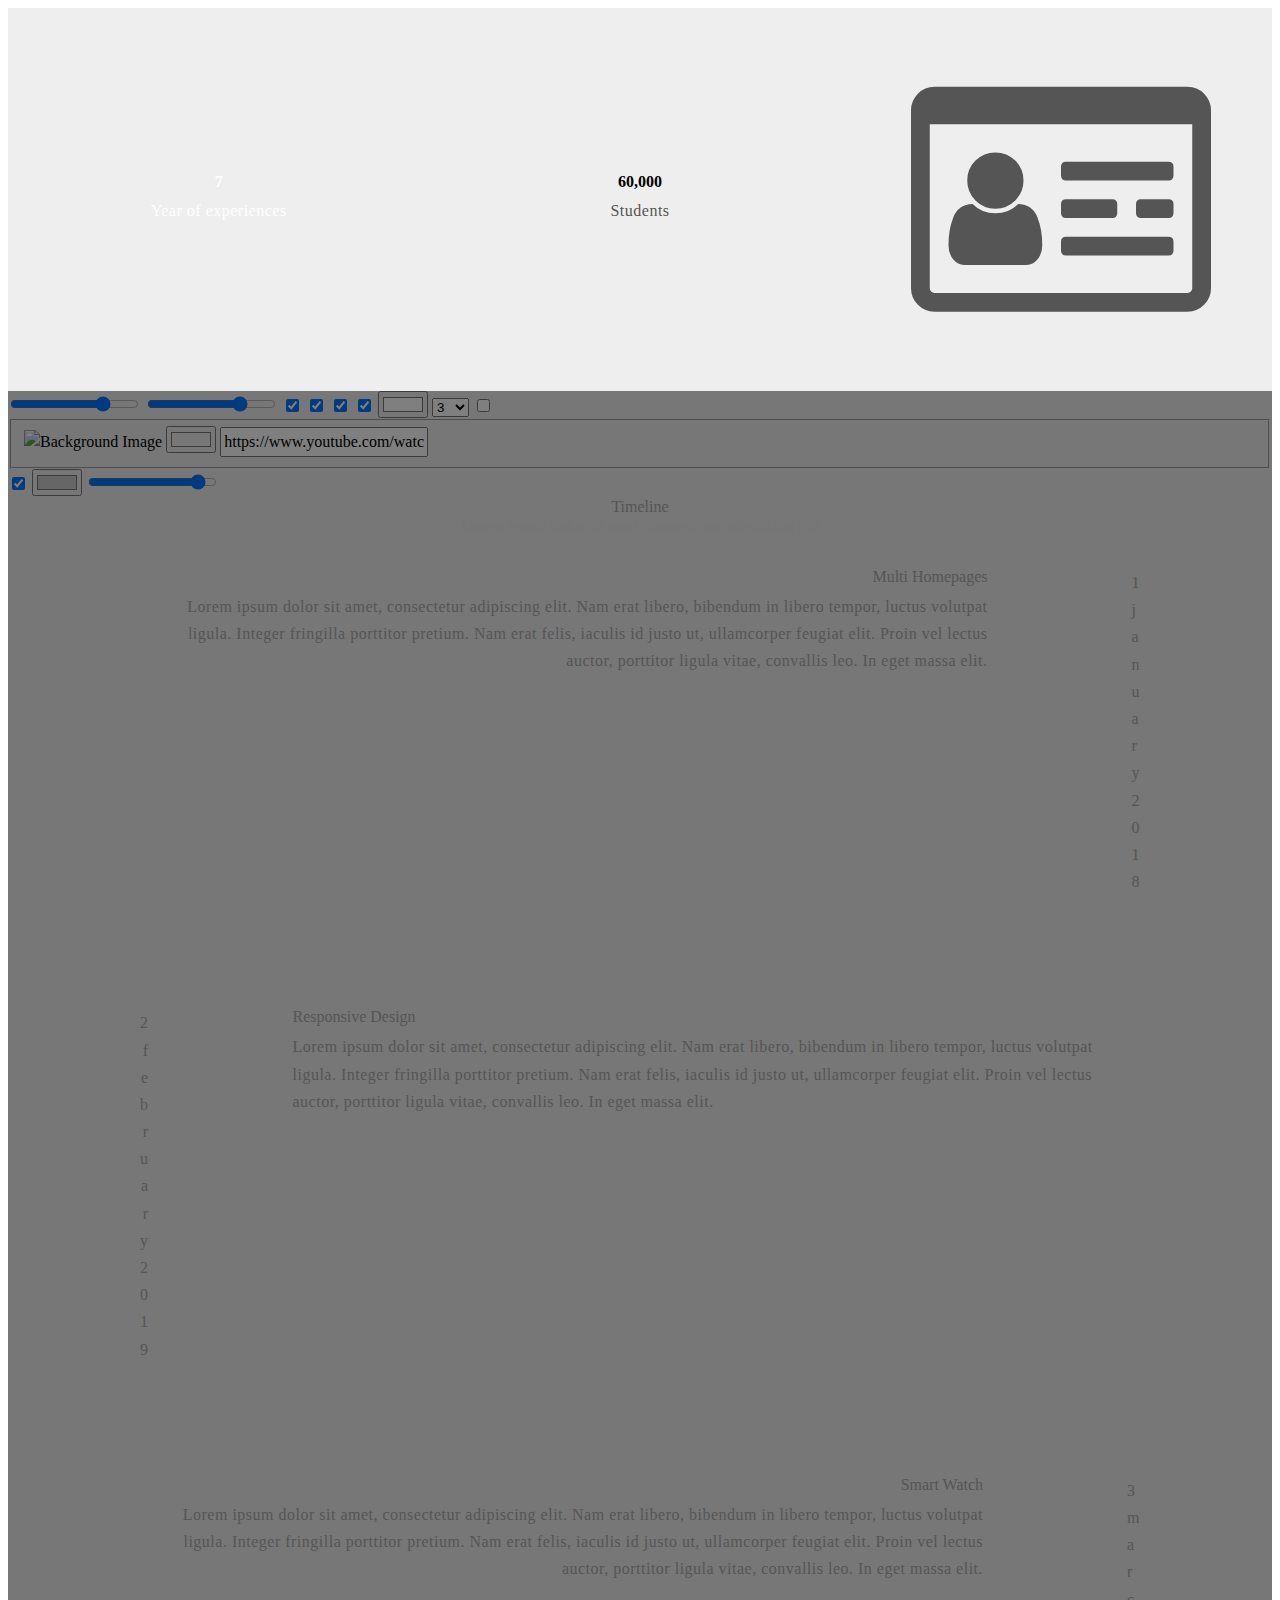
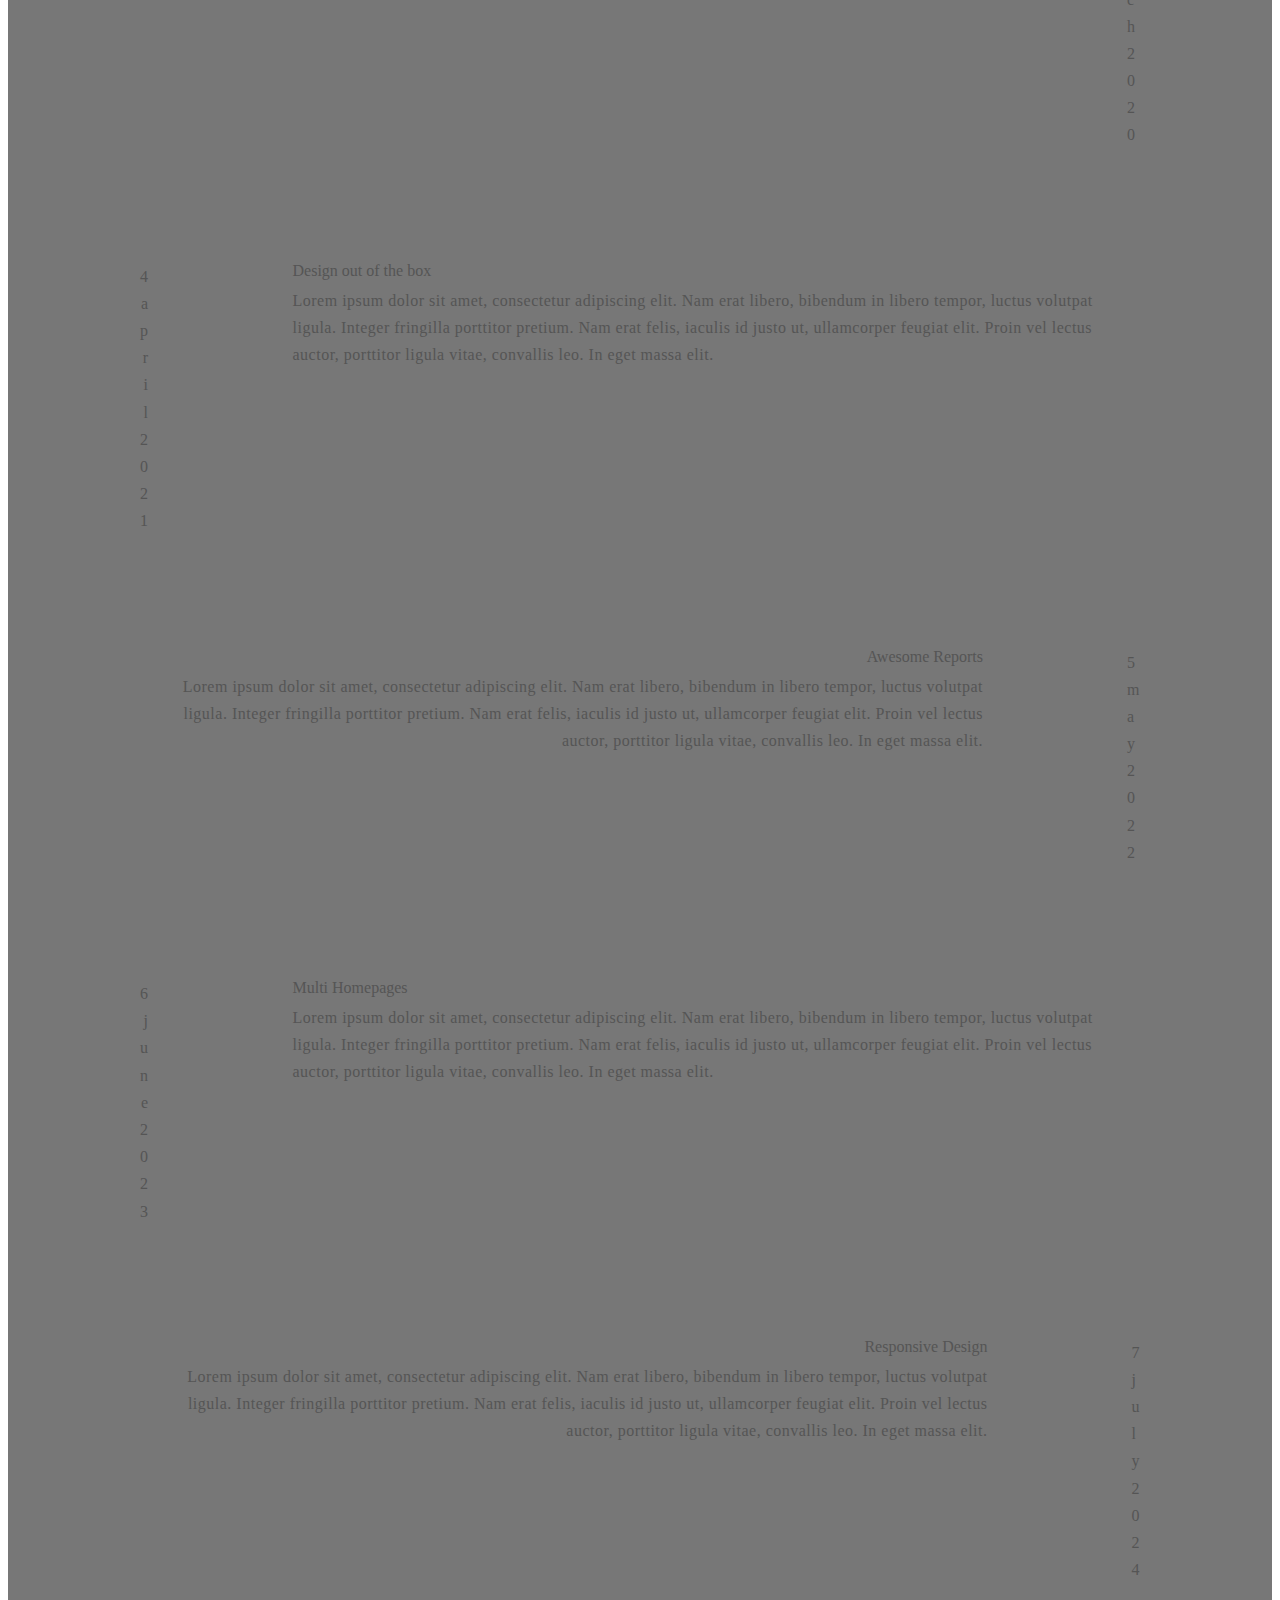
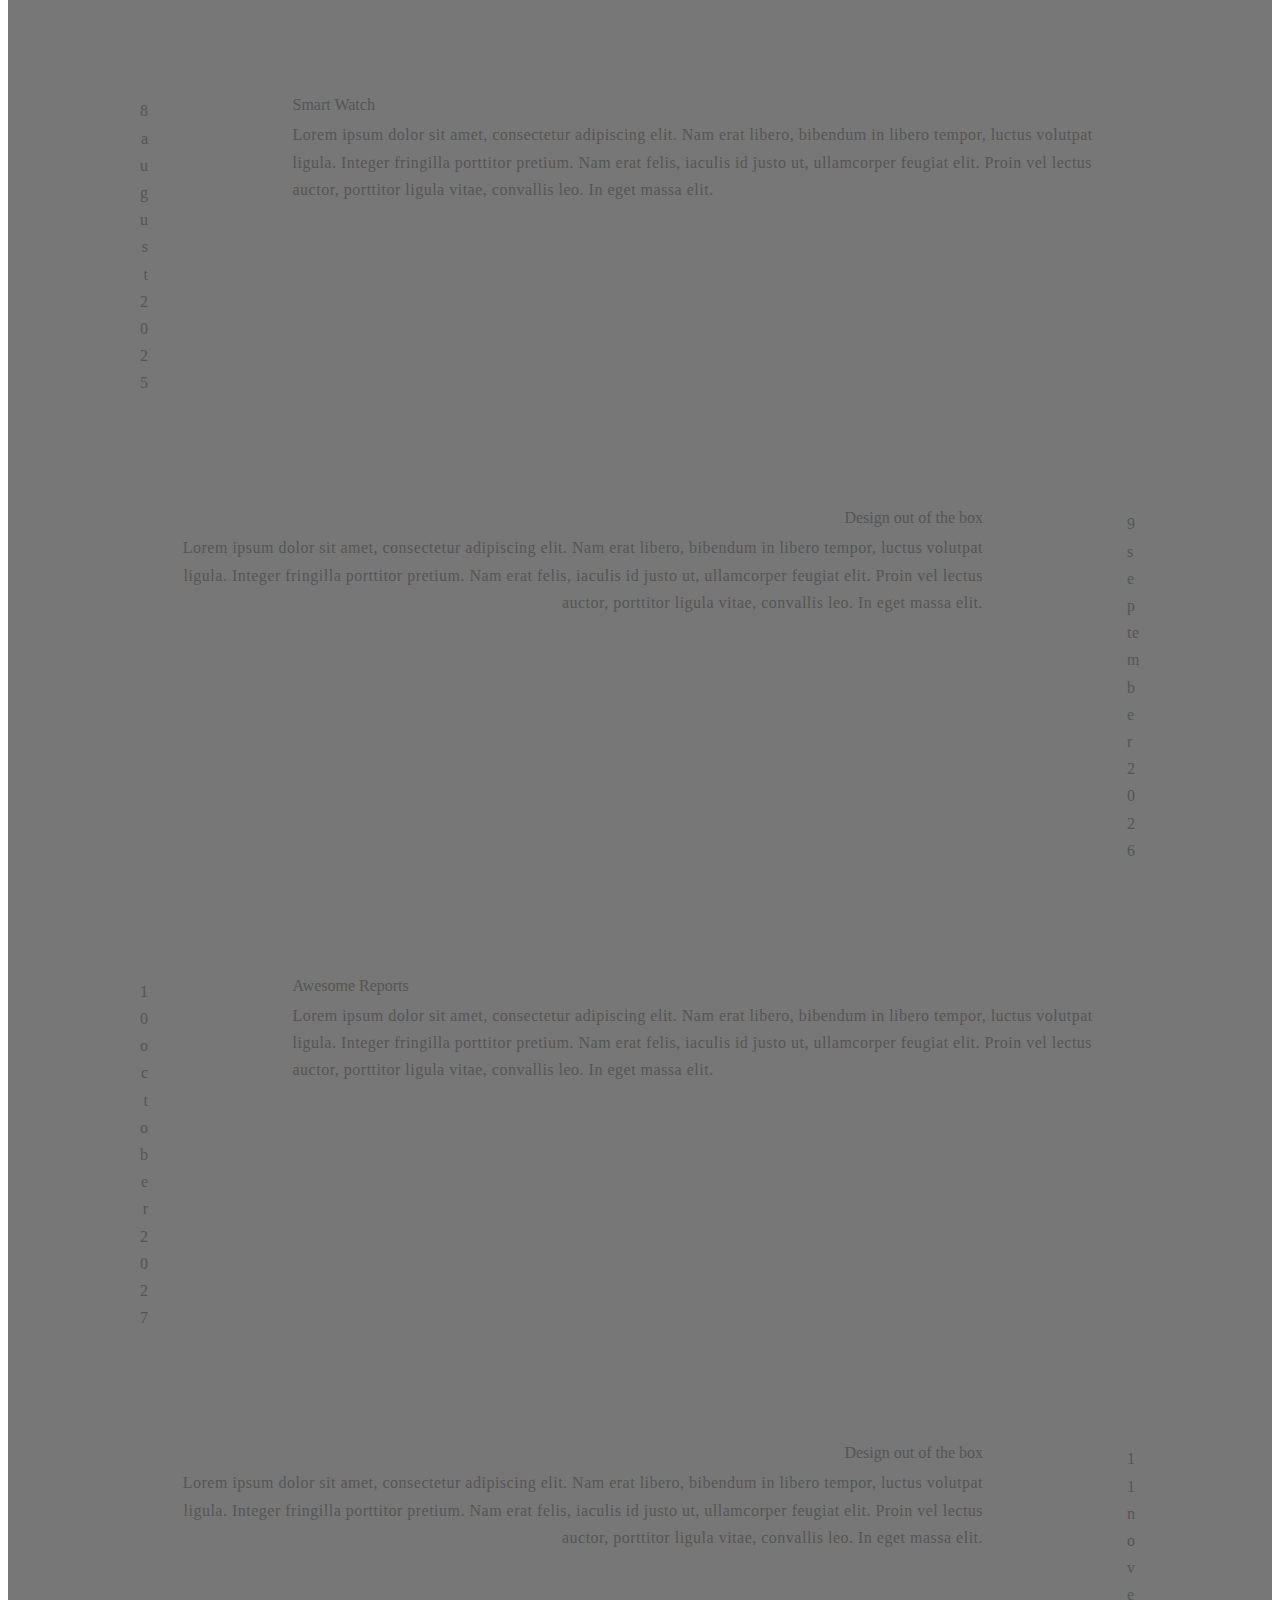
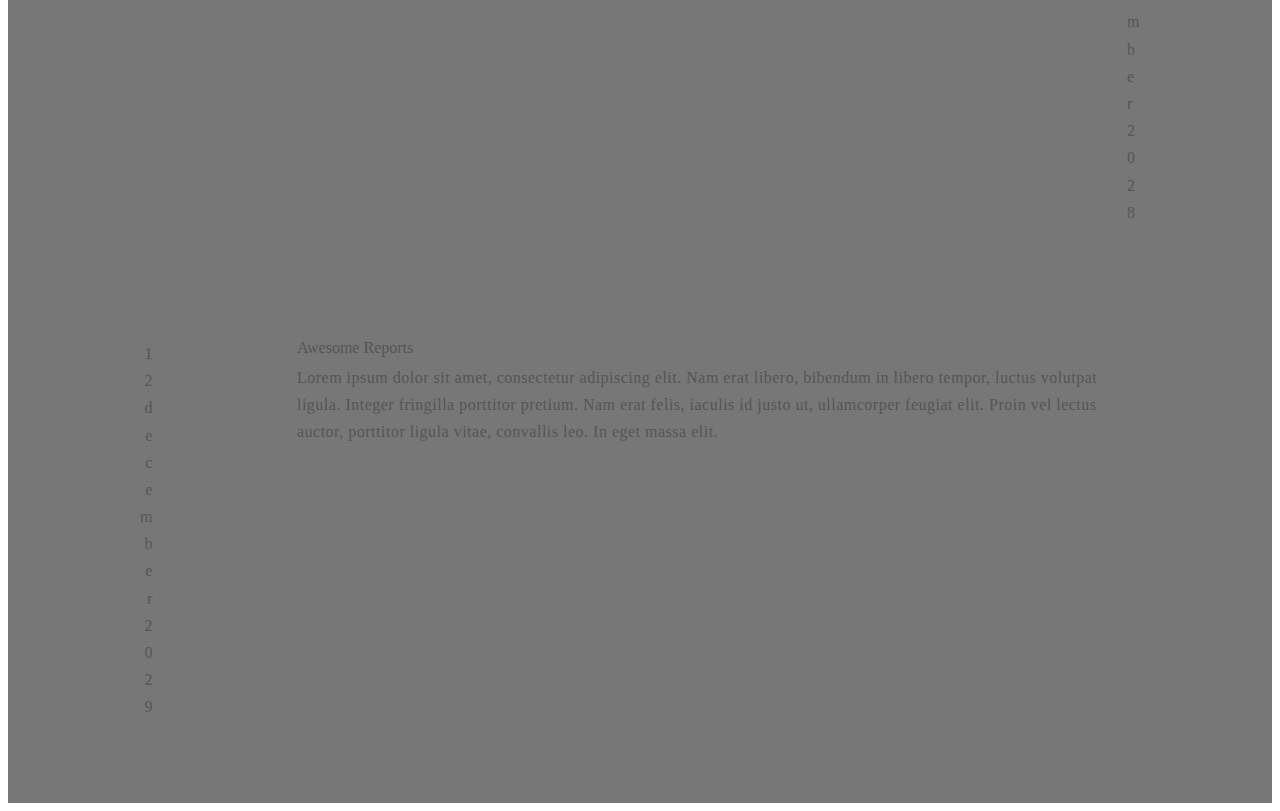
<file: page4.html>
<!DOCTYPE html>
<html amp >
<head>
  <!-- Site made with Mobirise Website Builder v4.10.7, https://mobirise.com -->
  <meta charset="UTF-8">
  <meta http-equiv="X-UA-Compatible" content="IE=edge">
  <meta name="generator" content="Mobirise v4.10.7, mobirise.com">
  <meta name="viewport" content="width=device-width, initial-scale=1, minimum-scale=1">
  <link rel="shortcut icon" href="assets/images/logo4.png" type="image/x-icon">
  <meta name="description" content="">
  
  <title>Student</title>
  
<link rel="canonical" href="https://asaidosai.github.io/mobirise2/page4.html">
 <style amp-boilerplate>body{-webkit-animation:-amp-start 8s steps(1,end) 0s 1 normal both;-moz-animation:-amp-start 8s steps(1,end) 0s 1 normal both;-ms-animation:-amp-start 8s steps(1,end) 0s 1 normal both;animation:-amp-start 8s steps(1,end) 0s 1 normal both}@-webkit-keyframes -amp-start{from{visibility:hidden}to{visibility:visible}}@-moz-keyframes -amp-start{from{visibility:hidden}to{visibility:visible}}@-ms-keyframes -amp-start{from{visibility:hidden}to{visibility:visible}}@-o-keyframes -amp-start{from{visibility:hidden}to{visibility:visible}}@keyframes -amp-start{from{visibility:hidden}to{visibility:visible}}</style>
<noscript><style amp-boilerplate>body{-webkit-animation:none;-moz-animation:none;-ms-animation:none;animation:none}</style></noscript>
<link href="https://fonts.googleapis.com/css?family=Montserrat:300,300i,400,400i,500,500i,600,600i,700,700i);@import url(https://fonts.googleapis.com/css?family=Montserrat:300,300i,400,400i,500,500i,600,600i,700,700i);@import url(https://fonts.googleapis.com/css?family=Montserrat:300,300i,400,400i,500,500i,600,600i,700,700i);@import url(https://fonts.googleapis.com/css?family=Montserrat:300,300i,400,400i,500,500i,600,600i,700,700i);@import url(https://fonts.googleapis.com/css?family=Open+Sans:300,300i,400,400i,600,600i,700,700i&subset=cyrillic);@primaryColor: #ffffff" rel="stylesheet">
 
 <style amp-custom> 
div,span,h1,h2,h3,h4,h5,h6,p,blockquote,a,ol,ul,li,figcaption,textarea,input{font: inherit;}*{box-sizing: border-box;outline: none;}*:focus{outline: none;}h1,h2,h3,h4,h5,h6{margin-top: 0;margin-bottom: .5rem;}body{position: relative;font-style: normal;line-height: 1.5;color: #555;}section{background-color: #eeeeee;background-position: 50% 50%;background-repeat: no-repeat;background-size: cover;overflow: hidden;}section,.container,.container-fluid{position: relative;word-wrap: break-word;}a.mbr-iconfont:hover{text-decoration: none;}h1,h2,h3{margin: auto;}p,li,blockquote{letter-spacing: 0.5px;line-height: 1.7;}ul,ol,pre,blockquote,p{margin-bottom: 0;margin-top: 0;}pre{background: #f4f4f4;padding: 10px 24px;white-space: pre-wrap;}a{font-style: normal;font-weight: 400;cursor: pointer;}a,a:hover{text-decoration: none;}figure{margin-bottom: 0;}h1,h2,h3,h4,h5,h6,.h1,.h2,.h3,.h4,.h5,.h6,.display-1,.display-2,.display-3{line-height: 1;word-break: break-word;word-wrap: break-word;}b,strong{font-weight: bold;}blockquote{padding: 10px 0 10px 20px;position: relative;border-left: 3px solid;}input:-webkit-autofill,input:-webkit-autofill:hover,input:-webkit-autofill:focus,input:-webkit-autofill:active{transition-delay: 9999s;transition-property: background-color,color;}html,body{height: auto;min-height: 100vh;}.line{height: 20px;}.line-bottom{display: inline-block;width: 6.25rem;border: 1px solid;margin-bottom: 5px;height: 0;}.brown-color{color: #af9f8c;}.grey-color{color: #A2AAB1;}.width-full{width: 100%;}.d-flex{display: -webkit-flex;display: flex;}.mbr-row-reverse{-webkit-flex-direction: row-reverse;flex-direction: row-reverse;}.mbr-flex-wrap{-webkit-flex-wrap: wrap;flex-wrap: wrap;}.mbr-flex-column{-webkit-flex-direction: column;flex-direction: column;}.mbr-justify-content-start{-webkit-justify-content: flex-start;justify-content: flex-start;}.mbr-justify-content-center{-webkit-justify-content: center;justify-content: center;}.mbr-justify-content-end{-webkit-justify-content: flex-end;justify-content: flex-end;}.mbr-justify-content-between{-webkit-justify-content: space-between;justify-content: space-between;}.mbr-justify-content-around{-webkit-justify-content: space-around;justify-content: space-around;}.mbr-align-items-center{-webkit-align-items: center;align-items: center;}.mbr-section-title{font-style: normal;line-height: 1.2;}.mbr-section-subtitle{line-height: 1.3;}.mbr-text{font-style: normal;line-height: 1.6;}.btn{margin: 0;font-weight: 400;border-width: 2px;border-style: solid;font-style: normal;white-space: normal;transition: all .2s ease-in-out,box-shadow 2s ease-in-out;display: -webkit-inline-flex;display: inline-flex;-webkit-align-items: center;align-items: center;-webkit-justify-content: center;justify-content: center;word-break: break-word;font-family: "Open Sans";}.btn svg{transition: fill .2s;}.fa-arrow-right.mbr-iconfont-btn{margin: 0 0 0 1rem;line-height: 1.1;}.amp-carousel-button{width: 4rem;height: 4rem;}@media (max-width: 768px){.amp-carousel-button{display: none;}}.amp-carousel-button-prev{background-size: 3rem;background-position-x: 15px;}.amp-carousel-button-next{background-size: 3rem;background-position-x: 1px;}.btn-form{border-radius: 0;}.btn-form:hover{cursor: pointer;}.mbr-figure img,.mbr-figure iframe{display: block;width: 100%;}.card{background-color: transparent;border: none;border-radius: 0;}.card-wrapper{-webkit-flex: 1;flex: 1;}.card-img{text-align: center;-webkit-flex-shrink: 0;flex-shrink: 0;}.media{max-width: 100%;margin: 0 auto;}.mbr-figure{-ms-flex-item-align: center;-ms-grid-row-align: center;-webkit-align-self: center;align-self: center;}.media-container > div{max-width: 100%;}.mbr-figure img,.card-img img{width: 100%;}@media (max-width: 991px){.media-size-item{width: auto;}.media{width: auto;}.mbr-figure{width: 100%;}}.hidden{visibility: hidden;}.super-hide{display: none;}.inactive{-webkit-user-select: none;-moz-user-select: none;-ms-user-select: none;user-select: none;pointer-events: none;-webkit-user-drag: none;user-drag: none;}textarea[type="hidden"]{display: none;}#scrollToTop{display: none;}.popover-content ul.show{min-height: 155px;}.mbr-white{color: #ffffff;}.mbr-black{color: #000000;}.mbr-bg-white{background-color: #ffffff;}.mbr-bg-black{background-color: #000000;}.mbr-shadow{transition: all .15s ease-in-out;box-shadow: 0 0.7em 1.4em rgba(0,0,0,0.1),0 0.6em 0.5em -0.4em rgba(0,0,0,0.15);}.align-left{text-align: left;}.align-center{text-align: center;}.align-right{text-align: right;}.l-h-12{line-height: 1.2;}.l-h-15{line-height: 1.5;}.mbr-light{font-weight: 300;}.mbr-regular{font-weight: 400;}.mbr-semibold{font-weight: 500;}.mbr-bold{font-weight: 700;}.mbr-section-btn{margin-left: 0;margin-right: 0;font-size: 0;}nav .mbr-section-btn{margin-left: 0rem;margin-right: 0rem;}.btn .mbr-iconfont,.btn.btn-sm .mbr-iconfont{cursor: pointer;margin-right: 0.5rem;}.btn.btn-md .mbr-iconfont,.btn.btn-md .mbr-iconfont{margin-right: 0.8rem;}[type="submit"]{-webkit-appearance: none;}.mbr-mt-8{margin-top: .5rem;}.mbr-mt-10{margin-top: 0.625rem;}.mbr-mt-16{margin-top: 1rem;}.mbr-mt-20{margin-top: 1.25rem;}.mbr-mt-30{margin-top: 1.875rem;}.mbr-mt-50{margin-top: 3.125rem;}.mbr-mt-75{margin-top: 4.7rem;}.mbr-mt-100{margin-top: 6.25rem;}.mbr-mb-8{margin-bottom: .5rem;}.mbr-mb-10{margin-bottom: 0.625rem;}.mbr-mb-16{margin-bottom: 1rem;}.mbr-mb-20{margin-bottom: 1.25rem;}.mbr-mb-30{margin-bottom: 1.875rem;}.mbr-mb-50{margin-bottom: 3.125rem;}.mbr-mb-75{margin-bottom: 4.7rem;}.mbr-mb-100{margin-bottom: 6.25rem;}.mbr-pb-3{padding-bottom: 1rem;}.mbr-p-0{padding: 0;}.mbr-p-3{padding: 1.5rem;}.mbr-p-16{padding: 1rem;}.mbr-p-30{padding: 1.875rem;}.mbr-p-60{padding: 3.75rem;}.lightbox{background: rgba(0,0,0,0.8);width: 100%;height: 100%;position: absolute;display: -webkit-flex;display: flex;-webkit-align-items: center;align-items: center;-webkit-justify-content: center;justify-content: center;}.mbr-fullscreen .mbr-overlay{min-height: 100vh;}.mbr-fullscreen{display: -webkit-flex;display: -moz-flex;display: -ms-flex;display: -o-flex;display: flex;-webkit-align-items: center;align-items: center;min-height: 100vh;box-sizing: border-box;padding-top: 3rem;padding-bottom: 3rem;}.mbr-overlay{background-color: #000;bottom: 0;left: 0;opacity: .5;position: absolute;right: 0;top: 0;z-index: 0;}.mbr-parallax-bg{bottom: 0;left: 0;opacity: .5;position: absolute;right: 0;top: 0;z-index: 0;background-position: 50% 50%;background-repeat: no-repeat;background-size: cover;}section.sidebar-open:before{content: '';position: fixed;top: 0;bottom: 0;right: 0;left: 0;background-color: rgba(0,0,0,0.2);z-index: 1040;}form input,form textarea,form select{padding: 1rem;width: 100%;border: none;border-bottom: 1px dotted #989898;background-color: transparent;}form input:focus,form textarea:focus,form select:focus{outline: none;}form input[type="checkbox"],form input[type="radio"]{border: none;width: auto;}form textarea.field-input{height: 200px;}form .fieldset{display: -webkit-flex;display: flex;-webkit-justify-content: center;justify-content: center;-webkit-flex-wrap: wrap;flex-wrap: wrap;-webkit-align-items: center;align-items: center;}.gallery1 amp-img:before,.gallery1 amp-img:after,.features16 amp-img:before,.features16 amp-img:after,.vimeo1 amp-img:before,.vimeo1 amp-img:after{position: absolute;top: 0;left: 0;height: 100%;width: 100%;content: '';transition: all 0.4s;pointer-events: none;}.gallery1 amp-img:before,.features16 amp-img:before,.vimeo1 amp-img:before{display: inline-block;background: transparent;opacity: 0;}.gallery1 .image{overflow: hidden;position: relative;z-index: 22;transition: all 0.4s;}.gallery1 .image img{min-height: 100%;width: 100%;object-fit: cover;}.gallery1 amp-img{overflow: hidden;z-index: 22;}.gallery1 amp-img:before{z-index: 23;}.gallery1 amp-img:after{z-index: 24;}.gallery1 .content-wrapper{padding: 0 1rem;width: 100%;z-index: 23;position: absolute;}.gallery1 .block-icon{padding: 0 1rem;width: 100%;z-index: 23;position: absolute;display: none;transition: all 0.4s;}.gallery1 .image:hover .block-icon{display: block;transition: all 0.4s;}.table1 .ico,.table2 .ico,.table3 .ico{position: absolute;top: 10px;right: 10px;display: none;}.table1 .hot,.table2 .hot,.table3 .hot{border: 30px solid transparent;position: absolute;top: -1px;right: -1px;font-size: 14px;display: none;}.table1 .display,.table2 .display,.table3 .display{display: block;}amp-img img{max-height: 100%;max-width: 100%;}img.mbr-temp{width: 100%;}.is-builder .nodisplay + img[async],.is-builder .nodisplay + img[decoding="async"],.is-builder amp-img > a + img[async],.is-builder amp-img > a + img[decoding="async"]{display: none;}img{min-height: 100%;object-fit: cover;overflow: hidden;}html:not(.is-builder) amp-img > a{position: absolute;top: 0;bottom: 0;left: 0;right: 0;z-index: 1;}.is-builder .temp-amp-sizer{position: absolute;}.is-builder amp-youtube .temp-amp-sizer,.is-builder amp-vimeo .temp-amp-sizer{position: static;}.is-builder section.horizontal-menu .ampstart-btn{display: none;}@media (max-width: 991px){.is-builder section.horizontal-menu .navbar-toggler{display: block;}}.is-builder section.horizontal-menu .dropdown-menu{z-index: auto;opacity: 1;pointer-events: auto;}.is-builder section.horizontal-menu .nav-dropdown .link.dropdown-toggle[aria-expanded="true"]{margin-right: 0;padding: 0.667em 1em;}.is-builder section.features16 .full-link{z-index: 0;}.container{padding-right: 30px;padding-left: 30px;width: 100%;margin-right: auto;margin-left: auto;}@media (max-width: 767px){.container{max-width: 540px;}}@media (min-width: 768px){.container{max-width: 720px;}}@media (min-width: 992px){.container{max-width: 960px;}}@media (min-width: 1200px){.container{max-width: 1200px;}}.container-fluid{width: 100%;padding-right: 30px;padding-left: 30px;margin-right: auto;margin-left: auto;}.mbr-row,.mbr-form-row{display: -webkit-box;display: -webkit-flex;display: -ms-flexbox;display: flex;-webkit-flex-wrap: wrap;-ms-flex-wrap: wrap;flex-wrap: wrap;margin-right: -30px;margin-left: -30px;}.mbr-form-row{margin-right: -0.5rem;margin-left: -0.5rem;}.mbr-form-row > [class*="mbr-col"]{padding-left: 0.5rem;padding-right: 0.5rem;}@media (max-width: 767px){.mbr-col,.mbr-col-auto{padding-right: 15px;padding-left: 15px;}.mbr-col-sm-12{-ms-flex: 0 0 100%;-webkit-flex: 0 0 100%;flex: 0 0 100%;max-width: 100%;padding-right: 15px;padding-left: 15px;}}@media (min-width: 768px){.mbr-col{-ms-flex: 1 1 auto;-webkit-box-flex: 1;flex: 1 1 auto;max-width: 100%;padding-right: 15px;padding-left: 15px;}.mbr-col-auto{-ms-flex: 0 0 auto;flex: 0 0 auto;width: auto;padding-right: 15px;padding-left: 15px;}.mbr-col-md-3{-ms-flex: 0 0 25%;-webkit-flex: 0 0 25%;flex: 0 0 25%;max-width: 25%;padding-right: 15px;padding-left: 15px;}.mbr-col-md-4{-ms-flex: 0 0 33.333333%;-webkit-flex: 0 0 33.333333%;flex: 0 0 33.333333%;max-width: 33.333333%;padding-right: 15px;padding-left: 15px;}.mbr-col-md-5{-ms-flex: 0 0 41.666667%;-webkit-flex: 0 0 41.666667%;flex: 0 0 41.666667%;max-width: 41.666667%;padding-right: 15px;padding-left: 15px;}.mbr-col-md-6{-ms-flex: 0 0 50%;-webkit-flex: 0 0 50%;flex: 0 0 50%;max-width: 50%;padding-right: 15px;padding-left: 15px;}.mbr-col-md-7{-ms-flex: 0 0 58.333333%;-webkit-flex: 0 0 58.333333%;flex: 0 0 58.333333%;max-width: 58.333333%;padding-right: 15px;padding-left: 15px;}.mbr-col-md-8{-ms-flex: 0 0 66.666667%;-webkit-flex: 0 0 66.666667%;flex: 0 0 66.666667%;max-width: 66.666667%;padding-left: 15px;padding-right: 15px;}.mbr-col-md-10{-ms-flex: 0 0 83.333333%;-webkit-flex: 0 0 83.333333%;flex: 0 0 83.333333%;max-width: 83.333333%;padding-left: 15px;padding-right: 15px;}.mbr-col-md-12{-ms-flex: 0 0 100%;-webkit-flex: 0 0 100%;flex: 0 0 100%;max-width: 100%;padding-right: 15px;padding-left: 15px;}}@media (min-width: 992px){.mbr-col-lg-1{-ms-flex: 0 0 8.333333%;-webkit-flex: 0 0 8.333333%;flex: 0 0 8.333333%;max-width: 8.333333%;padding-right: 15px;padding-left: 15px;}.mbr-col-lg-2{-ms-flex: 0 0 16.666667%;-webkit-flex: 0 0 16.666667%;flex: 0 0 16.666667%;max-width: 16.666667%;padding-right: 15px;padding-left: 15px;}.mbr-col-lg-3{-ms-flex: 0 0 25%;-webkit-flex: 0 0 25%;flex: 0 0 25%;max-width: 25%;padding-right: 15px;padding-left: 15px;}.mbr-col-lg-4{-ms-flex: 0 0 33.33%;-webkit-flex: 0 0 33.33%;flex: 0 0 33.33%;max-width: 33.33%;padding-right: 15px;padding-left: 15px;}.mbr-col-lg-5{-ms-flex: 0 0 41.666%;-webkit-flex: 0 0 41.666%;flex: 0 0 41.666%;max-width: 41.666%;padding-right: 15px;padding-left: 15px;}.mbr-col-lg-6{-ms-flex: 0 0 50%;-webkit-flex: 0 0 50%;flex: 0 0 50%;max-width: 50%;padding-right: 15px;padding-left: 15px;}.mbr-col-lg-7{-ms-flex: 0 0 58.333333%;-webkit-flex: 0 0 58.333333%;flex: 0 0 58.333333%;max-width: 58.333333%;padding-right: 15px;padding-left: 15px;}.mbr-col-lg-8{-ms-flex: 0 0 66.666667%;-webkit-flex: 0 0 66.666667%;flex: 0 0 66.666667%;max-width: 66.666667%;padding-left: 15px;padding-right: 15px;}.mbr-col-lg-9{-ms-flex: 0 0 75%;-webkit-flex: 0 0 75%;flex: 0 0 75%;max-width: 75%;padding-left: 15px;padding-right: 15px;}.mbr-col-lg-10{-ms-flex: 0 0 83.3333%;-webkit-flex: 0 0 83.3333%;flex: 0 0 83.3333%;max-width: 83.3333%;padding-right: 15px;padding-left: 15px;}.mbr-col-lg-12{-ms-flex: 0 0 100%;-webkit-flex: 0 0 100%;flex: 0 0 100%;max-width: 100%;padding-right: 15px;padding-left: 15px;}}@media (min-width: 1201px){.mbr-col-xl-7{-ms-flex: 0 0 58.333333%;-webkit-flex: 0 0 58.333333%;flex: 0 0 58.333333%;max-width: 58.333333%;padding-right: 15px;padding-left: 15px;}.mbr-col-xl-8{-ms-flex: 0 0 66.666667%;-webkit-flex: 0 0 66.666667%;flex: 0 0 66.666667%;max-width: 66.666667%;padding-left: 15px;padding-right: 15px;}.mbr-col-xl-5{-ms-flex: 0 0 41.666667%;-webkit-flex: 0 0 41.666667%;flex: 0 0 41.666667%;max-width: 41.666667%;}}.gallery-img-wrap{position: relative;height: 100%;}.gallery-img-wrap:hover{cursor: pointer;}.gallery-img-wrap:hover span{opacity: 1;}.gallery-img-wrap:hover:after{opacity: .5;}.gallery-img-wrap amp-img{height: 100%;}.gallery-img-wrap:after{content: "";position: absolute;top: 0;bottom: 0;left: 0;right: 0;background: #000;opacity: 0;transition: opacity .3s;pointer-events: none;}.gallery-img-wrap span{position: absolute;left: 50%;top: 50%;-webkit-transform: translate(-50%,-50%);transform: translate(-50%,-50%);color: #000;background-color: #fff;font-size: 1rem;width: 2rem;height: 2rem;padding: .5rem;border-radius: 50%;opacity: 0;transition: opacity .3s;pointer-events: none;z-index: 3;}.is-builder .gallery-img-wrap span{pointer-events: all;}#scrollToTopMarker{position: absolute;width: 0px;height: 0px;top: 300px;}#scrollToTopButton{position: fixed;bottom: 25px;right: 25px;opacity: .4;z-index: 5000;font-size: 32px;height: 60px;width: 60px;border: none;border-radius: 3px;cursor: pointer;}#scrollToTopButton:focus{outline: none;}#scrollToTopButton a:before{content: '';position: absolute;height: 40%;top: 36%;width: 2px;left: calc(50% - 1px);}#scrollToTopButton a:after{content: '';position: absolute;border-top: 2px solid;border-right: 2px solid;width: 40%;height: 40%;left: calc(30% - 1px);bottom: 30%;-webkit-transform: rotate(-45deg);transform: rotate(-45deg);}.is-builder #scrollToTopButton a:after{left: 30%;}.hidden-slide{display: none;}.visible-slide{display: flex;}.form-check{margin-bottom: 0;}.form-check-label{padding-left: 0;}.form-check-input{position: relative;margin: 4px;}.form-check-inline{display: -webkit-inline-box;display: -ms-inline-flexbox;display: inline-flex;-webkit-box-align: center;-ms-flex-align: center;align-items: center;padding-left: 0;margin-right: .75rem;}
@import url(https://fonts.googleapis.com/css?family=Montserrat:300,300i,400,400i,500,500i,600,600i,700,700i);@import url(https://fonts.googleapis.com/css?family=Montserrat:300,300i,400,400i,500,500i,600,600i,700,700i);@import url(https://fonts.googleapis.com/css?family=Montserrat:300,300i,400,400i,500,500i,600,600i,700,700i);@import url(https://fonts.googleapis.com/css?family=Montserrat:300,300i,400,400i,500,500i,600,600i,700,700i);@import url(https://fonts.googleapis.com/css?family=Open+Sans:300,300i,400,400i,600,600i,700,700i&subset=cyrillic);@primaryColor: #ffffff;@secondaryColor: #65c7f5;@successColor: #AF9F8C;@infoColor: #a2aab1;@warningColor: #555;@dangerColor: #f69dad;@mainFont: Montserrat;@display1Font: 'Montserrat',sans-serif;@display1Size: 6.25;@display2Font: 'Montserrat',sans-serif;@display2Size: 3.125;@display5Font: 'Montserrat',sans-serif;@display5Size: 2.1875;@display6Font: 'Montserrat',sans-serif;@display6Size: 1.125;@display7Font: 'Open Sans',sans-serif;@display7Size: 1;@isArrowButtonsColor: #ffffff;@isArrowButtonsHoverBgColor: #af9f8c;@isScrollToTopButton: false;@arrowColor: #ffffff;@isRoundedButtons: false;// FONTSbody{ font-family: @mainFont;}blockquote{ border-color: @primaryColor;}.display-1{ font-family: @display1Font;font-size: @display1Size *1rem;}.display-2{ font-family: @display2Font;font-size: @display2Size *1rem;}.display-5{ font-family: @display5Font;font-size: @display5Size *1rem;}.display-6{ font-family: @display6Font;font-size: @display6Size *1rem;}.display-7{ font-family: @display7Font;font-size: @display7Size *1rem;}// Icons.display-1 .mbr-iconfont-btn{ font-size: @display1Size *1rem;width: @display1Size *1rem;}.display-2 .mbr-iconfont-btn{ font-size: @display2Size *1rem;width: @display2Size *1rem;}.display-5 .mbr-iconfont-btn{ font-size: @display5Size *1rem;width: @display5Size *1rem;}.display-7 .mbr-iconfont-btn{ font-size: @display7Size *1rem;width: @display7Size *1rem;}@media (max-width: 768px){ .display-1{ @display1Size-min: @display1Size - (@display1Size - 1) * 0.65;font-size: @display1Size * 0.8rem;font-size: ~"calc( @{display1Size-min}rem + (@{display1Size} - @{display1Size-min}) * ((100vw - 20rem) / (48 - 4)))";line-height: ~"calc( 1.4 * (@{display1Size-min}rem + (@{display1Size} - @{display1Size-min}) * ((100vw - 20rem) / (48 - 4))))";} .display-2{ @display2Size-min: @display2Size - (@display2Size - 1) * 0.65;font-size: @display2Size * 0.8rem;font-size: ~"calc( @{display2Size-min}rem + (@{display2Size} - @{display2Size-min}) * ((100vw - 20rem) / (48 - 20)))";line-height: ~"calc( 1.4 * (@{display2Size-min}rem + (@{display2Size} - @{display2Size-min}) * ((100vw - 20rem) / (48 - 20))))";} .display-5{ @display5Size-min: @display5Size - (@display5Size - 1) * 0.65;font-size: @display5Size * 0.8rem;font-size: ~"calc( @{display5Size-min}rem + (@{display5Size} - @{display5Size-min}) * ((100vw - 20rem) / (48 - 20)))";line-height: ~"calc( 1.4 * (@{display5Size-min}rem + (@{display5Size} - @{display5Size-min}) * ((100vw - 20rem) / (48 - 4))))";}}.button-variant(@background){ @color: contrast(@background,darken(@background,50%),#ffffff,60%);@border: @background;@active-color: @color;@active-border: @active-background;@active-background: if( eq(@background,@color),#d4d4d4,darken(@background,15%) );&,&:active,&.active{ background-color: @background;border-color: @border;color: @color;svg{fill: @color;}} &:hover,&:focus,&.focus{ color: @background;background-color: transparent;border-color: @background;svg{fill: @background;}} &.disabled,&:disabled{ color: @active-color;background-color: @active-background;border-color: @active-border;svg{fill: @active-color;}}}.button-outline-variant(@color){ @active-color:contrast(@color,darken(@color,50%),#ffffff,60%);@active-background: @color;@new-color: if( eq(@color,@active-color),#fff,darken(@color,20%) );&,&:active,&.active{ background: none;border-color: @new-color;color: @new-color;svg{fill: @new-color;}} &:hover,&:focus,&.focus{ color: @active-color;background-color: @active-background;border-color: @active-background;svg{fill: @active-color;}} &.disabled,&:disabled{ color: @active-color;background-color: @active-background;border-color: @active-background;svg{fill: @active-color;}}}.plan-variant(@className,@color){ &@{className}{ .mbr-plan-subtitle,.mbr-plan-price-desc{ @max: max(red(@color),green(@color),blue(@color));& when (@max > 200){ color: lighten(@color,40%);} & when (@max > 85) and (@max <= 200){ color: lighten(@color,25%);} & when (@max > 50) and (@max <= 85){ color: lighten(@color,45%);} & when (@max <= 50){ color: lighten(@color,70%);}}}}@btn-font-size: 14px;@btn-border-radius: 0;@btn-padding-y: 9px;@btn-padding-x: 13px;@btn-font-size-sm: 14px;@btn-border-radius-sm: 0;@btn-padding-y-sm: 9px;@btn-padding-x-sm: 34px;@btn-font-size-md: 14px;@btn-border-radius-md: 0;@btn-padding-y-md: 12px;@btn-padding-x-md: 16px;@btn-font-size-lg: 17px;@btn-border-radius-lg: 0;@btn-padding-y-lg: 16px;@btn-padding-x-lg: 24px;.button-size(@btn-padding-y,@btn-padding-x,@btn-font-size,@btn-border-radius){ padding: @btn-padding-y @btn-padding-x;border-radius: @btn-border-radius;}.btn{ .button-size(@btn-padding-y,@btn-padding-x,@btn-font-size,@btn-border-radius);}.btn-sm{ .button-size(@btn-padding-y-sm,@btn-padding-x-sm,@btn-font-size-sm,@btn-border-radius-sm);}.btn-md{ .button-size(@btn-padding-y-md,@btn-padding-x-md,@btn-font-size-md,@btn-border-radius-md);}.btn-lg{ .button-size(@btn-padding-y-lg,@btn-padding-x-lg,@btn-font-size-lg,@btn-border-radius-lg);}.bg-primary{ background-color: @primaryColor;}.bg-success{ background-color: @successColor;}.bg-info{ background-color: @infoColor;}.bg-warning{ background-color: @warningColor;}.bg-danger{ background-color: @dangerColor;}.btn-primary{ .button-variant(@primaryColor);}.btn-secondary{ .button-variant(@secondaryColor);}.btn-info{ .button-variant(@infoColor);}.btn-success{ .button-variant(@successColor);}.btn-warning{ .button-variant(@warningColor);}.btn-danger{ .button-variant(@dangerColor);}.btn-black{ .button-variant(#333333);}.btn-white{ .button-variant(#ffffff);&,&:active,&.active{ color: #333333;svg{fill: #333333;}} &:hover,&:focus,&.focus{ color: #ffffff;svg{fill: #ffffff;}} &.disabled,&:disabled{ color: #333333;svg{fill: #333333;}}}.btn-primary-outline{ .button-outline-variant(@primaryColor);}.btn-secondary-outline{ .button-outline-variant(@secondaryColor);}.btn-info-outline{ .button-outline-variant(@infoColor);}.btn-success-outline{ .button-outline-variant(@successColor);}.btn-warning-outline{ .button-outline-variant(@warningColor);}.btn-danger-outline{ .button-outline-variant(@dangerColor);}.btn-black-outline{ .button-outline-variant(#333333);}.btn-white-outline{ &,&:active,&.active{ background: none;border-color: #ffffff;color: #ffffff;svg{fill: #ffffff;}} &:hover,&:focus,&.focus{ color: #333333;background-color: #ffffff;border-color: #ffffff;svg{fill: #333333;}}}.text-primary{ color: @primaryColor;}.text-secondary{ color: @secondaryColor;}.text-success{ color: @successColor;}.text-info{ color: @infoColor;}.text-warning{ color: @warningColor;}.text-danger{ color: @dangerColor;}.text-white{ color: #ffffff;}.text-black{ color: #000000;}a.text-primary:hover,a.text-primary:focus{ color: darken(@primaryColor,20%);}a.text-secondary:hover,a.text-secondary:focus{ color: darken(@secondaryColor,20%);}a.text-success:hover,a.text-success:focus{ color: lighten(@successColor,20%);}a.text-info:hover,a.text-info:focus{ color: darken(@infoColor,20%);}a.text-warning:hover,a.text-warning:focus{ color: lighten(@warningColor,20%);}a.text-danger:hover,a.text-danger:focus{ color: darken(@dangerColor,20%);}a.text-white:hover,a.text-white:focus{ color: darken(#ffffff,30%);}a.text-black:hover,a.text-black:focus{ color: lighten(#000000,30%);}.alert-success{ background-color: @successColor;}.alert-info{ background-color: @infoColor;}.alert-warning{ background-color: @warningColor;}.alert-danger{ background-color: @dangerColor;}.mbr-section-btn a.btn:not(.btn-form) when(@isRoundedButtons){ border-radius: 100px;transition-property: background-color,color,border-color,box-shadow;transition-duration: .3s,.3s,.3s,.8s;transition-timing-function:ease-in-out;&:hover{ box-shadow: 0 10px 40px 0 rgba(0,0,0,.2);}}.nav-tabs .nav-link when(@isRoundedButtons){ border-radius: 100px;}a,a:hover{ color: @primaryColor;}.mbr-plan-header{ .plan-variant(~'.bg-primary',@primaryColor);.plan-variant(~'.bg-success',@successColor);.plan-variant(~'.bg-info',@infoColor);.plan-variant(~'.bg-warning',@warningColor);.plan-variant(~'.bg-danger',@dangerColor);}div[submit-success] > *{ background: @successColor;padding: 1rem;margin-bottom: 1rem;}div[submit-error] > *{ background: @dangerColor;padding: 1rem;margin-bottom: 1rem;}// Short Mobirise Spinner for AMP loading elements.mobirise-spinner{ position: absolute;top: 50%;left: 40%;margin-left: 10%;-webkit-transform: translate3d(-50%,-50%,0);z-index: 4;}.mobirise-spinner em{ width: 24px;height: 24px;background: #3ac;border-radius: 100%;display: inline-block;-webkit-animation: slide 1s infinite;}.mobirise-spinner em:nth-child(1){ -webkit-animation-delay: 0.1s;background: @primaryColor;}.mobirise-spinner em:nth-child(2){ -webkit-animation-delay: 0.2s;background: @secondaryColor;}.mobirise-spinner em:nth-child(3){ -webkit-animation-delay: 0.3s;background: @successColor;}@-moz-keyframes slide{ 0%{ -webkit-transform: scale(1);} 50%{ opacity: 0.3;-webkit-transform: scale(2);} 100%{ -webkit-transform: scale(1);}}@-webkit-keyframes slide{ 0%{ -webkit-transform: scale(1);} 50%{ opacity: 0.3;-webkit-transform: scale(2);} 100%{ -webkit-transform: scale(1);}}@-o-keyframes slide{ 0%{ -webkit-transform: scale(1);} 50%{ opacity: 0.3;-webkit-transform: scale(2);} 100%{ -webkit-transform: scale(1);}}@keyframes slide{ 0%{ -webkit-transform: scale(1);} 50%{ opacity: 0.3;-webkit-transform: scale(2);} 100%{ -webkit-transform: scale(1);}}.mobirise-loader .amp-active > div{ display: none;}// Scroll to Top button#scrollToTopMarker when not (@isScrollToTopButton){display: none;}#scrollToTopButton{background-color: @arrowColor;& when (@isRoundedButtons){border-radius: 50%;}a{&:before{background: contrast(@arrowColor);} &:after{border-top-color: contrast(@arrowColor);border-right-color: contrast(@arrowColor);}}}// Arrow Buttons.amp-carousel-button{width: 64px;height: 64px;background-color: rgba(0,0,0,0.5);transition: all .2s;border-radius: 0;&:hover{background-color: @isArrowButtonsHoverBgColor;opacity: .5;}}@fillSVG: replace("@{isArrowButtonsColor}","#","%23");.amp-carousel-button-prev{background-image: url("data:image/svg+xml;charset=utf-8,%3Csvg xmlns='http://www.w3.org/2000/svg' width='25' height='25' fill='@{fillSVG}' viewBox='0 0 64 64'%3E%3Cpolygon points='10.707,23.707 9.146,22.293 0,31.293 0,32.707 9.146,41.707 10.634,40.293 3.414,33 64,33 64,31 3.414,31 '/%3E%3C/svg%3E");}.amp-carousel-button-next{background-image: url("data:image/svg+xml;charset=utf-8,%3Csvg xmlns='http://www.w3.org/2000/svg' width='25' height='25' fill='@{fillSVG}' viewBox='0 0 64 64'%3E%3Cpolygon points='53.293,40.293 54.854,41.707 64,32.707 64,31.293 54.854,22.293 53.366,23.707 60.586,31 0,31 0,33 60.586,33 '/%3E%3C/svg%3E");}@isPublish: true;.cid-rtoG2PfUXL {@paddingTop: 0;@paddingBottom: 0;@cardsAmount: "3";@card1BgColor: #af9f8c;@card2BgColor: #ffffff;@card3BgColor: #65c7f5;@iconSize: 6;@iconColor: #ffffff;@showCardTitle: true;@showText: true;@uname__8: "file:///Users/srajagopal/Library/Application%20Support/Mobirise.com/Mobirise/sairamr_0040gmail_002ecom/addons/schoolamp/components/features6/../_images/background1.jpg";@uname__9: #ffffff;@bg-value: #ffffff;@bg-type: "color";@bg-color-value: #ffffff;@bg-parallax: false;@overlay: true;@overlayColor: #ffffff;@overlayOpacity: 0.5;padding-top: (@paddingTop * 15px);padding-bottom: (@paddingBottom * 15px);& when (@bg-type = 'color'){background-color: @bg-value;}& when (@bg-type = 'image'){background-image: url(@bg-value);.mbr-overlay{background-color: @overlayColor;opacity: @overlayOpacity;}}.first-card{background: @card1BgColor;}.card{display: flex;}& when (@cardsAmount = '2'),(@cardsAmount = '3'){.second-card{background: @card2BgColor;}}& when (@cardsAmount = '3'){.third-card{background: @card3BgColor;}}.card-wrapper{display: flex;}.icon-wrap{width: ~"@{iconSize}rem";height: ~"@{iconSize}rem";.mbr-iconfont{color: @iconColor;font-size: ~"@{iconSize}rem";}}@media (max-width: 1440px){.card-wrapper{-webkit-flex-direction: column;flex-direction: column;}}@media (max-width: 768px){.card{padding: 1.875rem;}}}#custom-html-i {padding-top: (@paddingTop * 15px);padding-bottom: (@paddingBottom * 15px);& when (@bg-type = 'color'){background-color: @bg-value;}& when (@bg-type = 'image'){background-image: url(@bg-value);}.mbr-section-subtitle{color: #767676;text-align: center;font-weight: 300;}.timeline-text-content{padding: 2rem 2.5rem;background: @timelineColor;margin-left: 2rem;p{margin-bottom: 0;}}.time-line-date-content{margin-right: 2rem;p{padding: 2rem 2.5rem;background: @timelineColor;float: right;}}.timeline-element{margin-bottom: 50px;position: relative;word-wrap: break-word;word-break: break-word;display: -webkit-flex;flex-direction: row;-webkit-flex-direction: row;&:hover{.mbr-timeline-date{box-shadow: 0 7px 20px 0px rgba(0,0,0,0.08);transition: all .4s;}.timeline-text-content{box-shadow: 0 7px 20px 0px rgba(0,0,0,0.08);transition: all .4s;}}}.mbr-timeline-date,.timeline-text-content{transition: all .4s;}.reverse{flex-direction: row-reverse;-webkit-flex-direction: row-reverse;.timeline-text-content{margin-right: 2rem;margin-left: 0;}.time-line-date-content{margin-left: 2rem;margin-right: 0rem;p{float: left;}}}.iconBackground{position: absolute;left: 50%;width: 20px;height: 20px;line-height: 30px;text-align: center;border-radius: 50%;font-size: 30px;display: inline-block;background-color: @timelineColor;top: 20px;margin-left: -10px;}.separline:before{top: 20px;bottom: 0;position: absolute;content: "";width: 2px;background-color: @timelineColor;left: calc(50% ~"-" 1px);height: calc(100% ~"+" 4rem);}@media (max-width: 768px){.iconBackground{left: 0;}.separline:before{left: 0;}.timeline-text-content{margin-left: 0;}.time-line-date-content{margin-right: 0;p{float: left;}} .reverse{.time-line-date-content{margin-left: 0;}.timeline-text-content{margin-right: 0;}}}.reverseTimeline{display: flex;flex-direction: column-reverse;}}
.engine{position: absolute;text-indent: -2400px;text-align: center;padding: 0;top: 0;left: -2400px;}[class*="-iconfont"]{display: inline-flex;}</style>
 
  <script async  src="https://cdn.ampproject.org/v0.js"></script>
  <script async custom-element="amp-analytics" src="https://cdn.ampproject.org/v0/amp-analytics-0.1.js"></script>
  
  
</head>
<body>
  <section class="features6 cid-rtoG2PfUXL" id="features6-g">

    

        
    <div class="container-fluid">
        <div class="mbr-row mbr-justify-content-center">
            <div class="card first-card mbr-p-60 mbr-col-sm-12 mbr-col-md-12 mbr-col-lg-4">
                <div class="card-wrapper mbr-align-items-center mbr-justify-content-center">
                    <div class="card-text-content">
                        <h4 class="item-title align-center mbr-fonts-style mbr-white mbr-bold display-2">
                            7
                        </h4> 
                        <p class="item-text align-center mbr-text mbr-fonts-style mbr-white mbr-light display-5">
                            Year of experiences
                        </p>
                    </div>
                </div>
            </div>

            <div class="card second-card mbr-p-60 mbr-col-sm-12 mbr-col-md-12 mbr-col-lg-4">
                <div class="card-wrapper mbr-justify-content-center mbr-align-items-center">
                    <div class="card-text-content ">
                        <h4 class="item-title align-center mbr-fonts-style mbr-black mbr-bold display-2">
                            60,000
                        </h4> 
                        <p class="item-text align-center mbr-text mbr-fonts-style mbr-light display-5">
                            Students
                        </p>
                    </div>
                </div>
            </div>

            <div class="card third-card mbr-p-60 mbr-col-sm-12 mbr-col-md-12 mbr-col-lg-4">
                <div class="card-wrapper mbr-align-items-center mbr-justify-content-center">
                    <div class="card-text-content">
                        <div class="icon-wrap d-flex">
                            <span class="mbr-iconfont fa fa-drivers-license-o"><svg width="100%" height="100%" viewBox="0 0 2048 1792" xmlns="http://www.w3.org/2000/svg" fill="currentColor"><path d="M896 1212q0 55-31.5 93.5t-75.5 38.5h-426q-44 0-75.5-38.5t-31.5-93.5q0-54 7.5-100.5t24.5-90 51-68.5 81-25q64 64 156 64t156-64q47 0 81 25t51 68.5 24.5 90 7.5 100.5zm-128-444q0 80-56 136t-136 56-136-56-56-136 56-136 136-56 136 56 56 136zm1024 416v64q0 14-9 23t-23 9h-704q-14 0-23-9t-9-23v-64q0-14 9-23t23-9h704q14 0 23 9t9 23zm-384-256v64q0 14-9 23t-23 9h-320q-14 0-23-9t-9-23v-64q0-14 9-23t23-9h320q14 0 23 9t9 23zm384 0v64q0 14-9 23t-23 9h-192q-14 0-23-9t-9-23v-64q0-14 9-23t23-9h192q14 0 23 9t9 23zm0-256v64q0 14-9 23t-23 9h-704q-14 0-23-9t-9-23v-64q0-14 9-23t23-9h704q14 0 23 9t9 23zm128 832v-1120h-1792v1120q0 13 9.5 22.5t22.5 9.5h1728q13 0 22.5-9.5t9.5-22.5zm128-1216v1216q0 66-47 113t-113 47h-1728q-66 0-113-47t-47-113v-1216q0-66 47-113t113-47h1728q66 0 113 47t47 113z"></path></svg></span>
                        </div>
                    </div>
                </div>
            </div>        
        </div>
    </div>
</section>

<div id="custom-html-i"><!-- Type valid AMP HTML here -->
<!-- for more info: https://www.ampproject.org/ -->

   <section class="timeline1" group="Timelines &amp; Steps" data-bg-video="{{bg.type == 'video' &amp;&amp; bg.value.url}}">

    <mbr-parameters>
    <!-- Block parameters controls (Blue "Gear" panel)-->
        <input type="range" inline="" title="Top" name="paddingTop" min="0" max="8" step="1" value="6">
        <input type="range" inline="" title="Bottom" name="paddingBottom" min="0" max="8" step="1" value="6">
        
        <input type="checkbox" title="Show Title" name="showTitle" checked="">
        <input type="checkbox" title="Show Subtitle" name="showSubtitle" checked="">
        <input type="checkbox" title="Show Dates" name="showDates" checked="">
        <input type="checkbox" title="Show Buttons" name="showButtons" checked="">
        
        <input type="color" title="Timelines Color" name="timelineColor" value="#ffffff">
        <select title="Timelines count" name="timelinesAmount">
            <option value="1">1</option>
            <option value="2">2</option>
            <option value="3" selected="">3</option>
            <option value="4">4</option>
            <option value="5">5</option>
            <option value="6">6</option>
            <option value="7">7</option>
            <option value="8">8</option>
            <option value="9">9</option>
            <option value="10">10</option>
            <option value="11">11</option>
            <option value="12">12</option>
        </select>
        <input type="checkbox" title="Reverse Timeline" name="reverseTimeline">
        <fieldset type="background" name="bg" parallax="">
            <input type="image" title="Background Image" value="../_images/background4.jpg">
            <input type="color" title="Background Color" value="#efefef" selected="">
            <input type="video" title="Background Video" value="https://www.youtube.com/watch?v=36YgDDJ7XSc">
        </fieldset>
        <input type="checkbox" title="Overlay" name="overlay" checked="" condition="bg.type !== 'color'">
        <input type="color" title="Overlay Color" name="overlayColor" value="#cccccc" condition="overlay &amp;&amp; bg.type !== 'color'">
        <input type="range" inline="" title="Opacity" name="overlayOpacity" min="0" max="1" step="0.1" value="0.9" condition="overlay &amp;&amp; bg.type !== 'color'">
        <!-- End block parameters -->
    </mbr-parameters>

    <div class="mbr-overlay">
    </div>

    <div class="container align-center">
        <h2 class="mbr-section-title pb-3 mbr-fonts-style">
            Timeline
        </h2>
        <h3 class="mbr-section-subtitle pb-5 mbr-fonts-style">
            Lorem ipsum dolor sit amet, consectetur adipisicing elit
        </h3>

        <div class="container timelines-container" mbri-timelines="">
            <!--1-->
            <div class="row timeline-element reverse">
                 <div class="timeline-date-panel col-xs-12 col-md-6  align-left">         
                    <div class="time-line-date-content">
                        <p class="mbr-timeline-date mbr-fonts-style">
                            1 january 2018  
                        </p>
                    </div>
                </div>
           <span class="iconBackground"></span>
            <div class="col-xs-12 col-md-6 align-right">
                <div class="timeline-text-content">
                    <h4 class="mbr-timeline-title pb-3 mbr-fonts-style">
                        Multi Homepages
                    </h4>
                    <p class="mbr-timeline-text mbr-fonts-style">
                        Lorem ipsum dolor sit amet, consectetur adipiscing elit. Nam erat libero, bibendum in libero tempor, luctus volutpat ligula. Integer fringilla porttitor pretium. Nam erat felis, iaculis id justo ut, ullamcorper feugiat elit. Proin vel lectus auctor, porttitor ligula vitae, convallis leo. In eget massa elit.
                    </p>
                 </div>
            </div>
            </div>
            <!--2-->
            <div class="row timeline-element ">
                <div class="timeline-date-panel col-xs-12 col-md-6 align-right">
                    <div class="time-line-date-content">
                        <p class="mbr-timeline-date mbr-fonts-style">
                            2 february 2019  
                        </p>
                    </div>
                </div>
                <span class="iconBackground"></span>
                <div class="col-xs-12 col-md-6 align-left ">
                    <div class="timeline-text-content">
                        <h4 class="mbr-timeline-title pb-3 mbr-fonts-style">
                            Responsive Design
                        </h4>
                        <p class="mbr-timeline-text mbr-fonts-style">
                            Lorem ipsum dolor sit amet, consectetur adipiscing elit. Nam erat libero, bibendum in libero tempor, luctus volutpat ligula. Integer fringilla porttitor pretium. Nam erat felis, iaculis id justo ut, ullamcorper feugiat elit. Proin vel lectus auctor, porttitor ligula vitae, convallis leo. In eget massa elit.
                        </p>
                    </div>
                </div>
            </div>
            <!--3-->
            <div class="row timeline-element reverse">
                <div class="timeline-date-panel col-xs-12 col-md-6  align-left">
                    <div class="time-line-date-content">
                        <p class="mbr-timeline-date mbr-fonts-style">
                            3 march 2020
                        </p>
                    </div>
                </div>
                <span class="iconBackground"></span>
                <div class="col-xs-12 col-md-6 align-right">
                    <div class="timeline-text-content">
                        <h4 class="mbr-timeline-title pb-3 mbr-fonts-style">
                            Smart Watch
                        </h4>      
                        <p class="mbr-timeline-text mbr-fonts-style">
                            Lorem ipsum dolor sit amet, consectetur adipiscing elit. Nam erat libero, bibendum in libero tempor, luctus volutpat ligula. Integer fringilla porttitor pretium. Nam erat felis, iaculis id justo ut, ullamcorper feugiat elit. Proin vel lectus auctor, porttitor ligula vitae, convallis leo. In eget massa elit.
                        </p>
                    </div>
                </div>
            </div>
            <!--4-->
            <div class="row timeline-element ">
                <div class="timeline-date-panel col-xs-12 col-md-6 align-right">
                    <div class="time-line-date-content">
                        <p class="mbr-timeline-date mbr-fonts-style">
                            4 april 2021
                        </p>
                    </div>
                </div>
                <span class="iconBackground"></span>
                <div class="col-xs-12 col-md-6 align-left ">
                    <div class="timeline-text-content">
                        <h4 class="mbr-timeline-title pb-3 mbr-fonts-style">
                            Design out of the box
                        </h4>
                        <p class="mbr-timeline-text mbr-fonts-style">
                            Lorem ipsum dolor sit amet, consectetur adipiscing elit. Nam erat libero, bibendum in libero tempor, luctus volutpat ligula. Integer fringilla porttitor pretium. Nam erat felis, iaculis id justo ut, ullamcorper feugiat elit. Proin vel lectus auctor, porttitor ligula vitae, convallis leo. In eget massa elit.
                        </p>
                    </div>
                </div>
            </div>
            <!--5-->
            <div class="row timeline-element reverse">
                <div class="timeline-date-panel col-xs-12 col-md-6  align-left">
                    <div class="time-line-date-content">
                        <p class="mbr-timeline-date mbr-fonts-style">
                            5 may 2022
                        </p>
                    </div>
                </div>
                <span class="iconBackground"></span>
                <div class="col-xs-12 col-md-6 align-right">
                    <div class="timeline-text-content">
                        <h4 class="mbr-timeline-title pb-3 mbr-fonts-style">
                            Awesome Reports
                        </h4>
                        <p class="mbr-timeline-text mbr-fonts-style">
                            Lorem ipsum dolor sit amet, consectetur adipiscing elit. Nam erat libero, bibendum in libero tempor, luctus volutpat ligula. Integer fringilla porttitor pretium. Nam erat felis, iaculis id justo ut, ullamcorper feugiat elit. Proin vel lectus auctor, porttitor ligula vitae, convallis leo. In eget massa elit.
                        </p>
                    </div>
                </div>
            </div>
            <!--6-->
            <div class="row timeline-element">
                <div class="timeline-date-panel col-xs-12 col-md-6 align-right">
                    <div class="time-line-date-content">
                       <p class="mbr-timeline-date mbr-fonts-style">
                            6 june 2023
                        </p>
                    </div>
                </div>
                <span class="iconBackground"></span>
                <div class="col-xs-12 col-md-6 align-left ">
                    <div class="timeline-text-content">
                        <h4 class="mbr-timeline-title pb-3 mbr-fonts-style">
                            Multi Homepages
                        </h4>
                        <p class="mbr-timeline-text mbr-fonts-style">
                            Lorem ipsum dolor sit amet, consectetur adipiscing elit. Nam erat libero, bibendum in libero tempor, luctus volutpat ligula. Integer fringilla porttitor pretium. Nam erat felis, iaculis id justo ut, ullamcorper feugiat elit. Proin vel lectus auctor, porttitor ligula vitae, convallis leo. In eget massa elit.
                        </p>
                    </div>
                </div>
            </div>
            <!--7-->
            <div class="row timeline-element reverse">
                <div class="timeline-date-panel col-xs-12 col-md-6  align-left">
                    <div class="time-line-date-content">
                        <p class="mbr-timeline-date mbr-fonts-style">
                           7 july 2024
                        </p>
                    </div>
                </div>
                <span class="iconBackground"></span>
                <div class="col-xs-12 col-md-6 align-right">
                    <div class="timeline-text-content">
                        <h4 class="mbr-timeline-title pb-3 mbr-fonts-style">
                            Responsive Design
                        </h4>
                        <p class="mbr-timeline-text mbr-fonts-style">
                            Lorem ipsum dolor sit amet, consectetur adipiscing elit. Nam erat libero, bibendum in libero tempor, luctus volutpat ligula. Integer fringilla porttitor pretium. Nam erat felis, iaculis id justo ut, ullamcorper feugiat elit. Proin vel lectus auctor, porttitor ligula vitae, convallis leo. In eget massa elit.
                        </p>
                    </div>
                </div>
            </div>
            <!--8-->
            <div class="row timeline-element">
                <div class="timeline-date-panel col-xs-12 col-md-6 align-right">
                    <div class="time-line-date-content">
                        <p class="mbr-timeline-date mbr-fonts-style">
                           8 august 2025  
                        </p>
                    </div>
                </div>
                <span class="iconBackground"></span>
                <div class="col-xs-12 col-md-6 align-left ">
                    <div class="timeline-text-content">
                        <h4 class="mbr-timeline-title pb-3 mbr-fonts-style">
                            Smart Watch
                        </h4>
                        <p class="mbr-timeline-text mbr-fonts-style">
                            Lorem ipsum dolor sit amet, consectetur adipiscing elit. Nam erat libero, bibendum in libero tempor, luctus volutpat ligula. Integer fringilla porttitor pretium. Nam erat felis, iaculis id justo ut, ullamcorper feugiat elit. Proin vel lectus auctor, porttitor ligula vitae, convallis leo. In eget massa elit.
                        </p>
                    </div>
                </div>
            </div>
            <!--9-->
            <div class="row timeline-element reverse">
                <div class="timeline-date-panel col-xs-12 col-md-6  align-left">
                    <div class="time-line-date-content">
                        <p class="mbr-timeline-date mbr-fonts-style">
                           9 september 2026
                        </p>
                    </div>
                </div>
                <span class="iconBackground"></span>
                <div class="col-xs-12 col-md-6 align-right">
                    <div class="timeline-text-content">
                        <h4 class="mbr-timeline-title pb-3 mbr-fonts-style">
                            Design out of the box
                        </h4>

                        <p class="mbr-timeline-text mbr-fonts-style">
                            Lorem ipsum dolor sit amet, consectetur adipiscing elit. Nam erat libero, bibendum in libero tempor, luctus volutpat ligula. Integer fringilla porttitor pretium. Nam erat felis, iaculis id justo ut, ullamcorper feugiat elit. Proin vel lectus auctor, porttitor ligula vitae, convallis leo. In eget massa elit.
                        </p>
                    </div>
                </div>
            </div>
            <!--10-->
            <div class="row timeline-element">
                <div class="timeline-date-panel col-xs-12 col-md-6 align-right">
                    <div class="time-line-date-content">
                       <p class="mbr-timeline-date mbr-fonts-style">
                          10 october 2027
                        </p>
                    </div>
                </div>
                <span class="iconBackground"></span>
                <div class="col-xs-12 col-md-6 align-left ">
                    <div class="timeline-text-content">
                        <h4 class="mbr-timeline-title pb-3 mbr-fonts-style">
                            Awesome Reports
                        </h4> 
                        <p class="mbr-timeline-text mbr-fonts-style">
                            Lorem ipsum dolor sit amet, consectetur adipiscing elit. Nam erat libero, bibendum in libero tempor, luctus volutpat ligula. Integer fringilla porttitor pretium. Nam erat felis, iaculis id justo ut, ullamcorper feugiat elit. Proin vel lectus auctor, porttitor ligula vitae, convallis leo. In eget massa elit.
                        </p>
                    </div>
                </div>
            </div>
            <!--11-->
            <div class="row timeline-element reverse">
                <div class="timeline-date-panel col-xs-12 col-md-6  align-left">
                    <div class="time-line-date-content">
                       <p class="mbr-timeline-date mbr-fonts-style">
                          11 november 2028
                        </p>
                    </div>
                </div>
                <span class="iconBackground"></span>
                <div class="col-xs-12 col-md-6 align-right">
                    <div class="timeline-text-content">
                        <h4 class="mbr-timeline-title pb-3 mbr-fonts-style">
                            Design out of the box
                        </h4>
                        <p class="mbr-timeline-text mbr-fonts-style">
                            Lorem ipsum dolor sit amet, consectetur adipiscing elit. Nam erat libero, bibendum in libero tempor, luctus volutpat ligula. Integer fringilla porttitor pretium. Nam erat felis, iaculis id justo ut, ullamcorper feugiat elit. Proin vel lectus auctor, porttitor ligula vitae, convallis leo. In eget massa elit.
                        </p>
                    </div>
                </div>
            </div>
            <!--12-->
            <div class="row timeline-element">
                <div class="timeline-date-panel col-xs-12 col-md-6 align-right">
                    <div class="time-line-date-content">
                        <p class="mbr-timeline-date mbr-fonts-style">
                           12 december 2029
                        </p>
                    </div>
                </div>
                <span class="iconBackground"></span>
                <div class="col-xs-12 col-md-6 align-left ">
                    <div class="timeline-text-content">
                        <h4 class="mbr-timeline-title pb-3 mbr-fonts-style">
                            Awesome Reports
                        </h4>
                        <p class="mbr-timeline-text mbr-fonts-style">
                            Lorem ipsum dolor sit amet, consectetur adipiscing elit. Nam erat libero, bibendum in libero tempor, luctus volutpat ligula. Integer fringilla porttitor pretium. Nam erat felis, iaculis id justo ut, ullamcorper feugiat elit. Proin vel lectus auctor, porttitor ligula vitae, convallis leo. In eget massa elit.
                        </p>
                    </div>
                </div>
            </div>
        </div>
    </div>
</section>
</div>


  
  
</body>
</html>
</file>
<file: assets/theme/css/style.css>
.engine {
	position: absolute;
	text-indent: -2400px;
	text-align: center;
	padding: 0;
	top: 0;
	left: -2400px;
}/*!
 * Mobirise v4 theme (https://mobirise.com/)
 * Copyright 2017 Mobirise
 */
section {
  background-color: #eeeeee;
}

.form-control:focus {
  box-shadow: none;
}

:focus {
  outline: none;
}

body {
  font-style: normal;
  line-height: 1.5;
}

section,
.container,
.container-fluid {
  position: relative;
  word-wrap: break-word;
}

a.mbr-iconfont:hover {
  text-decoration: none;
}

.article .lead p,
.article .lead ul,
.article .lead ol,
.article .lead pre,
.article .lead blockquote {
  margin-bottom: 0;
}

ul,
ol,
pre,
blockquote {
  margin-bottom: 2.3125rem;
}

pre {
  background: #f4f4f4;
  padding: 10px 24px;
  white-space: pre-wrap;
}

.inactive {
  -webkit-user-select: none;
  -moz-user-select: none;
  -ms-user-select: none;
  user-select: none;
  pointer-events: none;
  -webkit-user-drag: none;
  user-drag: none;
}

.mbr-section__comments .row {
  justify-content: center;
  -webkit-justify-content: center;
}

a {
  font-style: normal;
  font-weight: 400;
  cursor: pointer;
}

a, a:hover {
  text-decoration: none;
}

figure {
  margin-bottom: 0;
}

body {
  color: #232323;
}

h1,
h2,
h3,
h4,
h5,
h6,
.h1,
.h2,
.h3,
.h4,
.h5,
.h6,
.display-1,
.display-2,
.display-3,
.display-4 {
  line-height: 1;
  word-break: break-word;
  word-wrap: break-word;
}

.mbr-section-title {
  font-style: normal;
  line-height: 1.2;
}

.mbr-section-subtitle {
  line-height: 1.3;
}

.mbr-text {
  font-style: normal;
  line-height: 1.6;
}

b,
strong {
  font-weight: bold;
}

blockquote {
  padding: 10px 0 10px 20px;
  position: relative;
  border-left: 2px solid;
  border-color: #ff3366;
}

input:-webkit-autofill, input:-webkit-autofill:hover, input:-webkit-autofill:focus, input:-webkit-autofill:active {
  transition-delay: 9999s;
  transition-property: background-color, color;
}

textarea[type='hidden'] {
  display: none;
}

body {
  position: relative;
}

section {
  background-position: 50% 50%;
  background-repeat: no-repeat;
  background-size: cover;
}

section .mbr-background-video,
section .mbr-background-video-preview {
  position: absolute;
  bottom: 0;
  left: 0;
  right: 0;
  top: 0;
}

.hidden {
  visibility: hidden;
}

.mbr-z-index20 {
  z-index: 20;
}

/*! Base colors */
.mbr-white {
  color: #ffffff;
}

.mbr-black {
  color: #000000;
}

.mbr-bg-white {
  background-color: #ffffff;
}

.mbr-bg-black {
  background-color: #000000;
}

/*! Text-aligns */
.align-left {
  text-align: left;
}

.align-center {
  text-align: center;
}

.align-right {
  text-align: right;
}

@media (max-width: 767px) {
  .align-left,
  .align-center,
  .align-right,
  .mbr-section-btn,
  .mbr-section-title {
    text-align: center;
  }
}

/*! Font-weight  */
.mbr-light {
  font-weight: 300;
}

.mbr-regular {
  font-weight: 400;
}

.mbr-semibold {
  font-weight: 500;
}

.mbr-bold {
  font-weight: 700;
}

/*! Media  */
.media-size-item {
  -moz-flex: 1 1 auto;
  -o-flex: 1 1 auto;
  flex: 1 1 auto;
}

.media-content {
  flex-basis: 100%;
}

.media-container-row {
  display: flex;
  flex-direction: row;
  flex-wrap: wrap;
  justify-content: center;
  align-content: center;
  align-items: start;
}

.media-container-row .media-size-item {
  width: 400px;
}

.media-container-column {
  display: flex;
  flex-direction: column;
  flex-wrap: wrap;
  justify-content: center;
  align-content: center;
  align-items: stretch;
}

.media-container-column > * {
  width: 100%;
}

@media (min-width: 992px) {
  .media-container-row {
    flex-wrap: nowrap;
  }
}

figure {
  overflow: hidden;
}

figure[mbr-media-size] {
  transition: width 0.1s;
}

.mbr-figure img,
.mbr-figure iframe {
  display: block;
  width: 100%;
}

.card {
  background-color: transparent;
  border: none;
}

.card-box {
  width: 100%;
}

.card-img {
  text-align: center;
  flex-shrink: 0;
  -webkit-flex-shrink: 0;
}

.media {
  max-width: 100%;
  margin: 0 auto;
}

.mbr-figure {
  -ms-grid-row-align: center;
  align-self: center;
}

.media-container > div {
  max-width: 100%;
}

.mbr-figure img,
.card-img img {
  width: 100%;
}

@media (max-width: 991px) {
  .media-size-item {
    width: auto !important;
  }
  .media {
    width: auto;
  }
  .mbr-figure {
    width: 100% !important;
  }
}

/*! Buttons */
.btn {
  font-weight: 500;
  border-width: 2px;
  font-style: normal;
  letter-spacing: 1px;
  margin: .4rem .8rem;
  white-space: normal;
  transition: all .3s ease-in-out;
  display: inline-flex;
  align-items: center;
  justify-content: center;
  word-break: break-word;
  -webkit-align-items: center;
  -webkit-justify-content: center;
  display: -webkit-inline-flex;
}

.btn-sm {
  font-weight: 500;
  letter-spacing: 1px;
  transition: all .3s ease-in-out;
}

.btn-md {
  font-weight: 500;
  letter-spacing: 1px;
  margin: .4rem .8rem !important;
  transition: all .3s ease-in-out;
}

.btn-lg {
  font-weight: 500;
  letter-spacing: 1px;
  margin: .4rem .8rem !important;
  transition: all .3s ease-in-out;
}

.mbr-section-btn {
  margin-left: -0.25rem;
  margin-right: -0.25rem;
  font-size: 0;
}

nav .mbr-section-btn {
  margin-left: 0rem;
  margin-right: 0rem;
}

.btn-form {
  border-radius: 0;
}

.btn-form:hover {
  cursor: pointer;
}

/*! Btn icon margin */
.btn .mbr-iconfont,
.btn.btn-sm .mbr-iconfont {
  cursor: pointer;
  margin-right: 0.5rem;
}

.btn.btn-md .mbr-iconfont,
.btn.btn-md .mbr-iconfont {
  margin-right: 0.8rem;
}

.mbr-regular {
  font-weight: 400;
}

.mbr-semibold {
  font-weight: 500;
}

.mbr-bold {
  font-weight: 700;
}

[type='submit'] {
  -webkit-appearance: none;
}

/*! Full-screen */
.mbr-fullscreen .mbr-overlay {
  min-height: 100vh;
}

.mbr-fullscreen {
  display: flex;
  display: -moz-flex;
  display: -ms-flex;
  display: -o-flex;
  align-items: center;
  -webkit-align-items: center;
  min-height: 100vh;
  padding-top: 3rem;
  padding-bottom: 3rem;
}

/*! Map */
.map {
  height: 25rem;
  position: relative;
}

.map iframe {
  width: 100%;
  height: 100%;
}

.mbr-overlay {
  background-color: #000;
  bottom: 0;
  left: 0;
  opacity: .5;
  position: absolute;
  right: 0;
  top: 0;
  z-index: 0;
  pointer-events: none;
}

/* Form */
blockquote {
  font-style: italic;
  padding: 10px 0 10px 20px;
  font-size: 1.09rem;
  position: relative;
  border-width: 3px;
}

.form-control {
  background-color: #f5f5f5;
  box-shadow: none;
  color: #565656;
  line-height: 1.43;
  min-height: 3.5em;
  padding: 1.07em .5em;
}

.form-control, .form-control:focus {
  border: 1px solid #e8e8e8;
}

.form-active .form-control:invalid {
  border-color: red;
}

.form-control-label {
  position: relative;
  cursor: pointer;
  margin-bottom: .357em;
  padding: 0;
}

.alert {
  color: #ffffff;
  border-radius: 0;
  border: 0;
  font-size: .875rem;
  line-height: 1.5;
  margin-bottom: 1.875rem;
  padding: 1.25rem;
  position: relative;
}

.alert.alert-form::after {
  background-color: inherit;
  bottom: -7px;
  content: "";
  display: block;
  height: 14px;
  left: 50%;
  margin-left: -7px;
  position: absolute;
  transform: rotate(45deg);
  width: 14px;
  -webkit-transform: rotate(45deg);
}

.form-asterisk {
  font-family: initial;
  position: absolute;
  top: -2px;
  font-weight: normal;
}

/*! Scroll to top arrow */
#scrollToTop a i:before {
  content: '';
  position: absolute;
  height: 40%;
  top: 25%;
  background: #fff;
  width: 2px;
  left: calc(50% - 1px);
}

#scrollToTop a i:after {
  content: '';
  position: absolute;
  display: block;
  border-top: 2px solid #fff;
  border-right: 2px solid #fff;
  width: 40%;
  height: 40%;
  left: 30%;
  bottom: 30%;
  transform: rotate(135deg);
  -webkit-transform: rotate(135deg);
}

.mbr-arrow-up {
  bottom: 25px;
  right: 90px;
  position: fixed;
  text-align: right;
  z-index: 5000;
  color: #ffffff;
  font-size: 32px;
  transform: rotate(180deg);
  -webkit-transform: rotate(180deg);
}

.mbr-arrow-up a {
  background: rgba(0, 0, 0, 0.2);
  border-radius: 3px;
  color: #fff;
  display: inline-block;
  height: 60px;
  width: 60px;
  outline-style: none !important;
  position: relative;
  text-decoration: none;
  transition: all 0.3s ease-in-out;
  cursor: pointer;
  text-align: center;
}

.mbr-arrow-up a:hover {
  background-color: rgba(0, 0, 0, 0.4);
}

.mbr-arrow-up a i {
  line-height: 60px;
}

.mbr-arrow-up-icon {
  display: block;
  color: #fff;
}

.mbr-arrow-up-icon::before {
  content: '\203a';
  display: inline-block;
  font-family: serif;
  font-size: 32px;
  line-height: 1;
  font-style: normal;
  position: relative;
  top: 6px;
  left: -4px;
  -webkit-transform: rotate(-90deg);
  transform: rotate(-90deg);
}

/*! Arrow Down */
.mbr-arrow {
  position: absolute;
  bottom: 45px;
  left: 50%;
  width: 60px;
  height: 60px;
  cursor: pointer;
  background-color: rgba(80, 80, 80, 0.5);
  border-radius: 50%;
  -webkit-transform: translateX(-50%);
  transform: translateX(-50%);
}

.mbr-arrow > a {
  display: inline-block;
  text-decoration: none;
  outline-style: none;
  -webkit-animation: arrowdown 1.7s ease-in-out infinite;
  animation: arrowdown 1.7s ease-in-out infinite;
}

.mbr-arrow > a > i {
  position: absolute;
  top: -2px;
  left: 15px;
  font-size: 2rem;
}

@keyframes arrowdown {
  0% {
    transform: translateY(0px);
    -webkit-transform: translateY(0px);
  }
  50% {
    transform: translateY(-5px);
    -webkit-transform: translateY(-5px);
  }
  100% {
    transform: translateY(0px);
    -webkit-transform: translateY(0px);
  }
}

@-webkit-keyframes arrowdown {
  0% {
    transform: translateY(0px);
    -webkit-transform: translateY(0px);
  }
  50% {
    transform: translateY(-5px);
    -webkit-transform: translateY(-5px);
  }
  100% {
    transform: translateY(0px);
    -webkit-transform: translateY(0px);
  }
}

@media (max-width: 500px) {
  .mbr-arrow-up {
    left: 50%;
    right: auto;
    transform: translateX(-50%) rotate(180deg);
    -webkit-transform: translateX(-50%) rotate(180deg);
  }
}

/*Gradients animation*/
@keyframes gradient-animation {
  from {
    background-position: 0% 100%;
    -webkit-animation-timing-function: ease-in-out;
            animation-timing-function: ease-in-out;
  }
  to {
    background-position: 100% 0%;
    -webkit-animation-timing-function: ease-in-out;
            animation-timing-function: ease-in-out;
  }
}

@-webkit-keyframes gradient-animation {
  from {
    background-position: 0% 100%;
    -webkit-animation-timing-function: ease-in-out;
            animation-timing-function: ease-in-out;
  }
  to {
    background-position: 100% 0%;
    -webkit-animation-timing-function: ease-in-out;
            animation-timing-function: ease-in-out;
  }
}

.bg-gradient {
  background-size: 200% 200%;
  animation: gradient-animation 5s infinite alternate;
  -webkit-animation: gradient-animation 5s infinite alternate;
}

.menu .navbar-brand {
  display: -webkit-flex;
}

.menu .navbar-brand span {
  display: flex;
  display: -webkit-flex;
}

.menu .navbar-brand .navbar-caption-wrap {
  display: -webkit-flex;
}

.menu .navbar-brand .navbar-logo img {
  display: -webkit-flex;
}

@media (min-width: 768px) and (max-width: 1023px) {
  .menu .navbar-toggleable-sm .navbar-nav {
    display: -ms-flexbox;
  }
}

@media (max-width: 1023px) {
  .menu .navbar-collapse {
    max-height: 93.5vh;
  }
  .menu .navbar-collapse.show {
    overflow: auto;
  }
}

@media (min-width: 1024px) {
  .menu .navbar-nav.nav-dropdown {
    display: -webkit-flex;
  }
  .menu .navbar-toggleable-sm .navbar-collapse {
    display: -webkit-flex !important;
  }
  .menu .collapsed .navbar-collapse {
    max-height: 93.5vh;
  }
  .menu .collapsed .navbar-collapse.show {
    overflow: auto;
  }
}

@media (max-width: 767px) {
  .menu .navbar-collapse {
    max-height: 80vh;
  }
}

/* Others*/
.note-check a[data-value=Rubik] {
  font-style: normal;
}

.mbr-arrow a {
  color: #ffffff;
}

@media (max-width: 767px) {
  .mbr-arrow {
    display: none;
  }
}

.navbar {
  display: -webkit-flex;
  -webkit-flex-wrap: wrap;
  -webkit-align-items: center;
  -webkit-justify-content: space-between;
}

.navbar-collapse {
  -webkit-flex-basis: 100%;
  -webkit-flex-grow: 1;
  -webkit-align-items: center;
}

.nav-dropdown .link {
  padding: 0.667em 1.667em !important;
  margin: 0 !important;
}

.nav {
  display: -webkit-flex;
  -webkit-flex-wrap: wrap;
}

.row {
  display: -webkit-flex;
  -webkit-flex-wrap: wrap;
}

.justify-content-center {
  -webkit-justify-content: center;
}

.form-inline {
  display: -webkit-flex;
  -webkit-align-items: center;
}

.card-wrapper {
  -webkit-flex: 1;
}

.carousel-control {
  z-index: 10;
  display: -webkit-flex;
  -webkit-align-items: center;
  -webkit-justify-content: center;
}

.carousel-controls {
  display: -webkit-flex;
}

.media {
  display: -webkit-flex;
}

.form-group:focus {
  outline: none;
}

.jq-selectbox__select {
  padding: 1.07em 0.5em;
  position: absolute;
  top: 0;
  left: 0;
  width: 100%;
}

.jq-selectbox__dropdown {
  position: absolute;
  top: 100%;
  left: 0 !important;
  width: 100% !important;
}

.jq-selectbox__trigger-arrow {
  -webkit-transform: translateY(-50%);
          transform: translateY(-50%);
}

.jq-selectbox li {
  padding: 1.07em 0.5em;
}

input[type='range'] {
  padding-left: 0 !important;
  padding-right: 0 !important;
}

.modal-dialog,
.modal-content {
  height: 100%;
}

.modal-dialog .carousel-inner {
  height: calc(100vh - 1.75rem);
}

@media (max-width: 575px) {
  .modal-dialog .carousel-inner {
    height: calc(100vh - 1rem);
  }
}

.carousel-item {
  text-align: center;
}

.carousel-item img {
  margin: auto;
}

.navbar-toggler {
  align-self: flex-start;
  padding: 0.25rem 0.75rem;
  font-size: 1.25rem;
  line-height: 1;
  background: transparent;
  border: 1px solid transparent;
  border-radius: 0.25rem;
}

.navbar-toggler:focus,
.navbar-toggler:hover {
  text-decoration: none;
}

.navbar-toggler-icon {
  display: inline-block;
  width: 1.5em;
  height: 1.5em;
  vertical-align: middle;
  content: '';
  background: no-repeat center center;
  background-size: 100% 100%;
}

.navbar-toggler-left {
  position: absolute;
  left: 1rem;
}

.navbar-toggler-right {
  position: absolute;
  right: 1rem;
}

@media (max-width: 575px) {
  .navbar-toggleable .navbar-nav .dropdown-menu {
    position: static;
    float: none;
  }
  .navbar-toggleable > .container {
    padding-right: 0;
    padding-left: 0;
  }
}

@media (min-width: 576px) {
  .navbar-toggleable {
    flex-direction: row;
    flex-wrap: nowrap;
    align-items: center;
  }
  .navbar-toggleable .navbar-nav {
    flex-direction: row;
  }
  .navbar-toggleable .navbar-nav .nav-link {
    padding-right: 0.5rem;
    padding-left: 0.5rem;
  }
  .navbar-toggleable > .container {
    display: flex;
    flex-wrap: nowrap;
    align-items: center;
  }
  .navbar-toggleable .navbar-collapse {
    display: flex !important;
    width: 100%;
  }
  .navbar-toggleable .navbar-toggler {
    display: none;
  }
}

@media (max-width: 767px) {
  .navbar-toggleable-sm .navbar-nav .dropdown-menu {
    position: static;
    float: none;
  }
  .navbar-toggleable-sm > .container {
    padding-right: 0;
    padding-left: 0;
  }
}

@media (min-width: 768px) {
  .navbar-toggleable-sm {
    flex-direction: row;
    flex-wrap: nowrap;
    align-items: center;
  }
  .navbar-toggleable-sm .navbar-nav {
    flex-direction: row;
  }
  .navbar-toggleable-sm .navbar-nav .nav-link {
    padding-right: 0.5rem;
    padding-left: 0.5rem;
  }
  .navbar-toggleable-sm > .container {
    display: flex;
    flex-wrap: nowrap;
    align-items: center;
  }
  .navbar-toggleable-sm .navbar-collapse {
    display: none;
    width: 100%;
  }
  .navbar-toggleable-sm .navbar-toggler {
    display: none;
  }
}

@media (max-width: 1023px) {
  .navbar-toggleable-md .navbar-nav .dropdown-menu {
    position: static;
    float: none;
  }
  .navbar-toggleable-md > .container {
    padding-right: 0;
    padding-left: 0;
  }
}

@media (min-width: 1024px) {
  .navbar-toggleable-md {
    flex-direction: row;
    flex-wrap: nowrap;
    align-items: center;
  }
  .navbar-toggleable-md .navbar-nav {
    flex-direction: row;
  }
  .navbar-toggleable-md .navbar-nav .nav-link {
    padding-right: 0.5rem;
    padding-left: 0.5rem;
  }
  .navbar-toggleable-md > .container {
    display: flex;
    flex-wrap: nowrap;
    align-items: center;
  }
  .navbar-toggleable-md .navbar-collapse {
    display: flex !important;
    width: 100%;
  }
  .navbar-toggleable-md .navbar-toggler {
    display: none;
  }
}

@media (max-width: 1199px) {
  .navbar-toggleable-lg .navbar-nav .dropdown-menu {
    position: static;
    float: none;
  }
  .navbar-toggleable-lg > .container {
    padding-right: 0;
    padding-left: 0;
  }
}

@media (min-width: 1200px) {
  .navbar-toggleable-lg {
    flex-direction: row;
    flex-wrap: nowrap;
    align-items: center;
  }
  .navbar-toggleable-lg .navbar-nav {
    flex-direction: row;
  }
  .navbar-toggleable-lg .navbar-nav .nav-link {
    padding-right: 0.5rem;
    padding-left: 0.5rem;
  }
  .navbar-toggleable-lg > .container {
    display: flex;
    flex-wrap: nowrap;
    align-items: center;
  }
  .navbar-toggleable-lg .navbar-collapse {
    display: flex !important;
    width: 100%;
  }
  .navbar-toggleable-lg .navbar-toggler {
    display: none;
  }
}

.navbar-toggleable-xl {
  flex-direction: row;
  flex-wrap: nowrap;
  align-items: center;
}

.navbar-toggleable-xl .navbar-nav .dropdown-menu {
  position: static;
  float: none;
}

.navbar-toggleable-xl > .container {
  padding-right: 0;
  padding-left: 0;
}

.navbar-toggleable-xl .navbar-nav {
  flex-direction: row;
}

.navbar-toggleable-xl .navbar-nav .nav-link {
  padding-right: 0.5rem;
  padding-left: 0.5rem;
}

.navbar-toggleable-xl > .container {
  display: flex;
  flex-wrap: nowrap;
  align-items: center;
}

.navbar-toggleable-xl .navbar-collapse {
  display: flex !important;
  width: 100%;
}

.navbar-toggleable-xl .navbar-toggler {
  display: none;
}

.card-img {
  width: auto;
}

.menu .navbar.collapsed:not(.beta-menu) {
  flex-direction: column;
}

.carousel-item.active,
.carousel-item-next,
.carousel-item-prev {
  display: flex;
}

.note-air-layout .dropup .dropdown-menu,
.note-air-layout .navbar-fixed-bottom .dropdown .dropdown-menu {
  bottom: initial !important;
}

html,
body {
  height: auto;
  min-height: 100vh;
}

.dropup .dropdown-toggle::after {
  display: none;
}
</file>
<file: assets/mobirise/css/mbr-additional.css>
@import url(https://fonts.googleapis.com/css?family=Open+Sans:300,300i,400,400i,600,600i,700,700i,800,800i&display=swap);





body {
  font-family: Rubik;
}
.display-1 {
  font-family: 'Open Sans', sans-serif;
  font-size: 4.25rem;
  font-display: swap;
}
.display-1 > .mbr-iconfont {
  font-size: 6.8rem;
}
.display-2 {
  font-family: 'Open Sans', sans-serif;
  font-size: 3rem;
  font-display: swap;
}
.display-2 > .mbr-iconfont {
  font-size: 4.8rem;
}
.display-4 {
  font-family: 'Open Sans', sans-serif;
  font-size: 1rem;
  font-display: swap;
}
.display-4 > .mbr-iconfont {
  font-size: 1.6rem;
}
.display-5 {
  font-family: 'Open Sans', sans-serif;
  font-size: 1.5rem;
  font-display: swap;
}
.display-5 > .mbr-iconfont {
  font-size: 2.4rem;
}
.display-7 {
  font-family: 'Open Sans', sans-serif;
  font-size: 1rem;
  font-display: swap;
}
.display-7 > .mbr-iconfont {
  font-size: 1.6rem;
}
/* ---- Fluid typography for mobile devices ---- */
/* 1.4 - font scale ratio ( bootstrap == 1.42857 ) */
/* 100vw - current viewport width */
/* (48 - 20)  48 == 48rem == 768px, 20 == 20rem == 320px(minimal supported viewport) */
/* 0.65 - min scale variable, may vary */
@media (max-width: 768px) {
  .display-1 {
    font-size: 3.4rem;
    font-size: calc( 2.1374999999999997rem + (4.25 - 2.1374999999999997) * ((100vw - 20rem) / (48 - 20)));
    line-height: calc( 1.4 * (2.1374999999999997rem + (4.25 - 2.1374999999999997) * ((100vw - 20rem) / (48 - 20))));
  }
  .display-2 {
    font-size: 2.4rem;
    font-size: calc( 1.7rem + (3 - 1.7) * ((100vw - 20rem) / (48 - 20)));
    line-height: calc( 1.4 * (1.7rem + (3 - 1.7) * ((100vw - 20rem) / (48 - 20))));
  }
  .display-4 {
    font-size: 0.8rem;
    font-size: calc( 1rem + (1 - 1) * ((100vw - 20rem) / (48 - 20)));
    line-height: calc( 1.4 * (1rem + (1 - 1) * ((100vw - 20rem) / (48 - 20))));
  }
  .display-5 {
    font-size: 1.2rem;
    font-size: calc( 1.175rem + (1.5 - 1.175) * ((100vw - 20rem) / (48 - 20)));
    line-height: calc( 1.4 * (1.175rem + (1.5 - 1.175) * ((100vw - 20rem) / (48 - 20))));
  }
}
/* Buttons */
.btn {
  padding: 1rem 3rem;
  border-radius: 3px;
}
.btn-sm {
  padding: 0.6rem 1.5rem;
  border-radius: 3px;
}
.btn-md {
  padding: 1rem 3rem;
  border-radius: 3px;
}
.btn-lg {
  padding: 1.2rem 3.2rem;
  border-radius: 3px;
}
.bg-primary {
  background-color: #149dcc !important;
}
.bg-success {
  background-color: #f7ed4a !important;
}
.bg-info {
  background-color: #82786e !important;
}
.bg-warning {
  background-color: #879a9f !important;
}
.bg-danger {
  background-color: #b1a374 !important;
}
.btn-primary,
.btn-primary:active {
  background-color: #149dcc !important;
  border-color: #149dcc !important;
  color: #ffffff !important;
}
.btn-primary:hover,
.btn-primary:focus,
.btn-primary.focus,
.btn-primary.active {
  color: #ffffff !important;
  background-color: #0d6786 !important;
  border-color: #0d6786 !important;
}
.btn-primary.disabled,
.btn-primary:disabled {
  color: #ffffff !important;
  background-color: #0d6786 !important;
  border-color: #0d6786 !important;
}
.btn-secondary,
.btn-secondary:active {
  background-color: #ff3366 !important;
  border-color: #ff3366 !important;
  color: #ffffff !important;
}
.btn-secondary:hover,
.btn-secondary:focus,
.btn-secondary.focus,
.btn-secondary.active {
  color: #ffffff !important;
  background-color: #e50039 !important;
  border-color: #e50039 !important;
}
.btn-secondary.disabled,
.btn-secondary:disabled {
  color: #ffffff !important;
  background-color: #e50039 !important;
  border-color: #e50039 !important;
}
.btn-info,
.btn-info:active {
  background-color: #82786e !important;
  border-color: #82786e !important;
  color: #ffffff !important;
}
.btn-info:hover,
.btn-info:focus,
.btn-info.focus,
.btn-info.active {
  color: #ffffff !important;
  background-color: #59524b !important;
  border-color: #59524b !important;
}
.btn-info.disabled,
.btn-info:disabled {
  color: #ffffff !important;
  background-color: #59524b !important;
  border-color: #59524b !important;
}
.btn-success,
.btn-success:active {
  background-color: #f7ed4a !important;
  border-color: #f7ed4a !important;
  color: #3f3c03 !important;
}
.btn-success:hover,
.btn-success:focus,
.btn-success.focus,
.btn-success.active {
  color: #3f3c03 !important;
  background-color: #eadd0a !important;
  border-color: #eadd0a !important;
}
.btn-success.disabled,
.btn-success:disabled {
  color: #3f3c03 !important;
  background-color: #eadd0a !important;
  border-color: #eadd0a !important;
}
.btn-warning,
.btn-warning:active {
  background-color: #879a9f !important;
  border-color: #879a9f !important;
  color: #ffffff !important;
}
.btn-warning:hover,
.btn-warning:focus,
.btn-warning.focus,
.btn-warning.active {
  color: #ffffff !important;
  background-color: #617479 !important;
  border-color: #617479 !important;
}
.btn-warning.disabled,
.btn-warning:disabled {
  color: #ffffff !important;
  background-color: #617479 !important;
  border-color: #617479 !important;
}
.btn-danger,
.btn-danger:active {
  background-color: #b1a374 !important;
  border-color: #b1a374 !important;
  color: #ffffff !important;
}
.btn-danger:hover,
.btn-danger:focus,
.btn-danger.focus,
.btn-danger.active {
  color: #ffffff !important;
  background-color: #8b7d4e !important;
  border-color: #8b7d4e !important;
}
.btn-danger.disabled,
.btn-danger:disabled {
  color: #ffffff !important;
  background-color: #8b7d4e !important;
  border-color: #8b7d4e !important;
}
.btn-white {
  color: #333333 !important;
}
.btn-white,
.btn-white:active {
  background-color: #ffffff !important;
  border-color: #ffffff !important;
  color: #808080 !important;
}
.btn-white:hover,
.btn-white:focus,
.btn-white.focus,
.btn-white.active {
  color: #808080 !important;
  background-color: #d9d9d9 !important;
  border-color: #d9d9d9 !important;
}
.btn-white.disabled,
.btn-white:disabled {
  color: #808080 !important;
  background-color: #d9d9d9 !important;
  border-color: #d9d9d9 !important;
}
.btn-black,
.btn-black:active {
  background-color: #333333 !important;
  border-color: #333333 !important;
  color: #ffffff !important;
}
.btn-black:hover,
.btn-black:focus,
.btn-black.focus,
.btn-black.active {
  color: #ffffff !important;
  background-color: #0d0d0d !important;
  border-color: #0d0d0d !important;
}
.btn-black.disabled,
.btn-black:disabled {
  color: #ffffff !important;
  background-color: #0d0d0d !important;
  border-color: #0d0d0d !important;
}
.btn-primary-outline,
.btn-primary-outline:active {
  background: none;
  border-color: #0b566f;
  color: #0b566f;
}
.btn-primary-outline:hover,
.btn-primary-outline:focus,
.btn-primary-outline.focus,
.btn-primary-outline.active {
  color: #ffffff;
  background-color: #149dcc;
  border-color: #149dcc;
}
.btn-primary-outline.disabled,
.btn-primary-outline:disabled {
  color: #ffffff !important;
  background-color: #149dcc !important;
  border-color: #149dcc !important;
}
.btn-secondary-outline,
.btn-secondary-outline:active {
  background: none;
  border-color: #cc0033;
  color: #cc0033;
}
.btn-secondary-outline:hover,
.btn-secondary-outline:focus,
.btn-secondary-outline.focus,
.btn-secondary-outline.active {
  color: #ffffff;
  background-color: #ff3366;
  border-color: #ff3366;
}
.btn-secondary-outline.disabled,
.btn-secondary-outline:disabled {
  color: #ffffff !important;
  background-color: #ff3366 !important;
  border-color: #ff3366 !important;
}
.btn-info-outline,
.btn-info-outline:active {
  background: none;
  border-color: #4b453f;
  color: #4b453f;
}
.btn-info-outline:hover,
.btn-info-outline:focus,
.btn-info-outline.focus,
.btn-info-outline.active {
  color: #ffffff;
  background-color: #82786e;
  border-color: #82786e;
}
.btn-info-outline.disabled,
.btn-info-outline:disabled {
  color: #ffffff !important;
  background-color: #82786e !important;
  border-color: #82786e !important;
}
.btn-success-outline,
.btn-success-outline:active {
  background: none;
  border-color: #d2c609;
  color: #d2c609;
}
.btn-success-outline:hover,
.btn-success-outline:focus,
.btn-success-outline.focus,
.btn-success-outline.active {
  color: #3f3c03;
  background-color: #f7ed4a;
  border-color: #f7ed4a;
}
.btn-success-outline.disabled,
.btn-success-outline:disabled {
  color: #3f3c03 !important;
  background-color: #f7ed4a !important;
  border-color: #f7ed4a !important;
}
.btn-warning-outline,
.btn-warning-outline:active {
  background: none;
  border-color: #55666b;
  color: #55666b;
}
.btn-warning-outline:hover,
.btn-warning-outline:focus,
.btn-warning-outline.focus,
.btn-warning-outline.active {
  color: #ffffff;
  background-color: #879a9f;
  border-color: #879a9f;
}
.btn-warning-outline.disabled,
.btn-warning-outline:disabled {
  color: #ffffff !important;
  background-color: #879a9f !important;
  border-color: #879a9f !important;
}
.btn-danger-outline,
.btn-danger-outline:active {
  background: none;
  border-color: #7a6e45;
  color: #7a6e45;
}
.btn-danger-outline:hover,
.btn-danger-outline:focus,
.btn-danger-outline.focus,
.btn-danger-outline.active {
  color: #ffffff;
  background-color: #b1a374;
  border-color: #b1a374;
}
.btn-danger-outline.disabled,
.btn-danger-outline:disabled {
  color: #ffffff !important;
  background-color: #b1a374 !important;
  border-color: #b1a374 !important;
}
.btn-black-outline,
.btn-black-outline:active {
  background: none;
  border-color: #000000;
  color: #000000;
}
.btn-black-outline:hover,
.btn-black-outline:focus,
.btn-black-outline.focus,
.btn-black-outline.active {
  color: #ffffff;
  background-color: #333333;
  border-color: #333333;
}
.btn-black-outline.disabled,
.btn-black-outline:disabled {
  color: #ffffff !important;
  background-color: #333333 !important;
  border-color: #333333 !important;
}
.btn-white-outline,
.btn-white-outline:active,
.btn-white-outline.active {
  background: none;
  border-color: #ffffff;
  color: #ffffff;
}
.btn-white-outline:hover,
.btn-white-outline:focus,
.btn-white-outline.focus {
  color: #333333;
  background-color: #ffffff;
  border-color: #ffffff;
}
.text-primary {
  color: #149dcc !important;
}
.text-secondary {
  color: #ff3366 !important;
}
.text-success {
  color: #f7ed4a !important;
}
.text-info {
  color: #82786e !important;
}
.text-warning {
  color: #879a9f !important;
}
.text-danger {
  color: #b1a374 !important;
}
.text-white {
  color: #ffffff !important;
}
.text-black {
  color: #000000 !important;
}
a.text-primary:hover,
a.text-primary:focus {
  color: #0b566f !important;
}
a.text-secondary:hover,
a.text-secondary:focus {
  color: #cc0033 !important;
}
a.text-success:hover,
a.text-success:focus {
  color: #d2c609 !important;
}
a.text-info:hover,
a.text-info:focus {
  color: #4b453f !important;
}
a.text-warning:hover,
a.text-warning:focus {
  color: #55666b !important;
}
a.text-danger:hover,
a.text-danger:focus {
  color: #7a6e45 !important;
}
a.text-white:hover,
a.text-white:focus {
  color: #b3b3b3 !important;
}
a.text-black:hover,
a.text-black:focus {
  color: #4d4d4d !important;
}
.alert-success {
  background-color: #70c770;
}
.alert-info {
  background-color: #82786e;
}
.alert-warning {
  background-color: #879a9f;
}
.alert-danger {
  background-color: #b1a374;
}
.mbr-section-btn a.btn:not(.btn-form) {
  border-radius: 100px;
}
.mbr-section-btn a.btn:not(.btn-form):hover,
.mbr-section-btn a.btn:not(.btn-form):focus {
  box-shadow: none !important;
}
.mbr-section-btn a.btn:not(.btn-form):hover,
.mbr-section-btn a.btn:not(.btn-form):focus {
  box-shadow: 0 10px 40px 0 rgba(0, 0, 0, 0.2) !important;
  -webkit-box-shadow: 0 10px 40px 0 rgba(0, 0, 0, 0.2) !important;
}
.mbr-gallery-filter li a {
  border-radius: 100px !important;
}
.mbr-gallery-filter li.active .btn {
  background-color: #149dcc;
  border-color: #149dcc;
  color: #ffffff;
}
.mbr-gallery-filter li.active .btn:focus {
  box-shadow: none;
}
.nav-tabs .nav-link {
  border-radius: 100px !important;
}
a,
a:hover {
  color: #149dcc;
}
.mbr-plan-header.bg-primary .mbr-plan-subtitle,
.mbr-plan-header.bg-primary .mbr-plan-price-desc {
  color: #b4e6f8;
}
.mbr-plan-header.bg-success .mbr-plan-subtitle,
.mbr-plan-header.bg-success .mbr-plan-price-desc {
  color: #ffffff;
}
.mbr-plan-header.bg-info .mbr-plan-subtitle,
.mbr-plan-header.bg-info .mbr-plan-price-desc {
  color: #beb8b2;
}
.mbr-plan-header.bg-warning .mbr-plan-subtitle,
.mbr-plan-header.bg-warning .mbr-plan-price-desc {
  color: #ced6d8;
}
.mbr-plan-header.bg-danger .mbr-plan-subtitle,
.mbr-plan-header.bg-danger .mbr-plan-price-desc {
  color: #dfd9c6;
}
/* Scroll to top button*/
.scrollToTop_wraper {
  display: none;
}
.form-control {
  font-family: 'Open Sans', sans-serif;
  font-size: 1rem;
  font-display: swap;
}
.form-control > .mbr-iconfont {
  font-size: 1.6rem;
}
blockquote {
  border-color: #149dcc;
}
/* Forms */
.mbr-form .btn {
  margin: .4rem 0;
}
.mbr-form .input-group-btn a.btn {
  border-radius: 100px !important;
}
.mbr-form .input-group-btn a.btn:hover {
  box-shadow: 0 10px 40px 0 rgba(0, 0, 0, 0.2);
}
.mbr-form .input-group-btn button[type="submit"] {
  border-radius: 100px !important;
  padding: 1rem 3rem;
}
.mbr-form .input-group-btn button[type="submit"]:hover {
  box-shadow: 0 10px 40px 0 rgba(0, 0, 0, 0.2);
}
@media (max-width: 767px) {
  .btn {
    font-size: .75rem !important;
  }
  .btn .mbr-iconfont {
    font-size: 1rem !important;
  }
}
/* Footer */
.mbr-footer-content li::before,
.mbr-footer .mbr-contacts li::before {
  background: #149dcc;
}
.mbr-footer-content li a:hover,
.mbr-footer .mbr-contacts li a:hover {
  color: #149dcc;
}
.footer3 input[type="email"],
.footer4 input[type="email"] {
  border-radius: 100px !important;
}
.footer3 .input-group-btn a.btn,
.footer4 .input-group-btn a.btn {
  border-radius: 100px !important;
}
.footer3 .input-group-btn button[type="submit"],
.footer4 .input-group-btn button[type="submit"] {
  border-radius: 100px !important;
}
/* Headers*/
.header13 .form-inline input[type="email"],
.header14 .form-inline input[type="email"] {
  border-radius: 100px;
}
.header13 .form-inline input[type="text"],
.header14 .form-inline input[type="text"] {
  border-radius: 100px;
}
.header13 .form-inline input[type="tel"],
.header14 .form-inline input[type="tel"] {
  border-radius: 100px;
}
.header13 .form-inline a.btn,
.header14 .form-inline a.btn {
  border-radius: 100px;
}
.header13 .form-inline button,
.header14 .form-inline button {
  border-radius: 100px !important;
}
@media screen and (-ms-high-contrast: active), (-ms-high-contrast: none) {
  .card-wrapper {
    flex: auto !important;
  }
}
.jq-selectbox li:hover,
.jq-selectbox li.selected {
  background-color: #149dcc;
  color: #ffffff;
}
.jq-selectbox .jq-selectbox__trigger-arrow,
.jq-number__spin.minus:after,
.jq-number__spin.plus:after {
  transition: 0.4s;
  border-top-color: currentColor;
  border-bottom-color: currentColor;
}
.jq-selectbox:hover .jq-selectbox__trigger-arrow,
.jq-number__spin.minus:hover:after,
.jq-number__spin.plus:hover:after {
  border-top-color: #149dcc;
  border-bottom-color: #149dcc;
}
.xdsoft_datetimepicker .xdsoft_calendar td.xdsoft_default,
.xdsoft_datetimepicker .xdsoft_calendar td.xdsoft_current,
.xdsoft_datetimepicker .xdsoft_timepicker .xdsoft_time_box > div > div.xdsoft_current {
  color: #ffffff !important;
  background-color: #149dcc !important;
  box-shadow: none !important;
}
.xdsoft_datetimepicker .xdsoft_calendar td:hover,
.xdsoft_datetimepicker .xdsoft_timepicker .xdsoft_time_box > div > div:hover {
  color: #ffffff !important;
  background: #ff3366 !important;
  box-shadow: none !important;
}
.lazy-bg {
  background-image: none !important;
}
.lazy-placeholder:not(section),
.lazy-none {
  display: block;
  position: relative;
  padding-bottom: 56.25%;
}
iframe.lazy-placeholder,
.lazy-placeholder:after {
  content: '';
  position: absolute;
  width: 100px;
  height: 100px;
  background: transparent no-repeat center;
  background-size: contain;
  top: 50%;
  left: 50%;
  transform: translateX(-50%) translateY(-50%);
  background-image: url("data:image/svg+xml;charset=UTF-8,%3csvg width='32' height='32' viewBox='0 0 64 64' xmlns='http://www.w3.org/2000/svg' stroke='%23149dcc' %3e%3cg fill='none' fill-rule='evenodd'%3e%3cg transform='translate(16 16)' stroke-width='2'%3e%3ccircle stroke-opacity='.5' cx='16' cy='16' r='16'/%3e%3cpath d='M32 16c0-9.94-8.06-16-16-16'%3e%3canimateTransform attributeName='transform' type='rotate' from='0 16 16' to='360 16 16' dur='1s' repeatCount='indefinite'/%3e%3c/path%3e%3c/g%3e%3c/g%3e%3c/svg%3e");
}
section.lazy-placeholder:after {
  opacity: 0.3;
}
.cid-rxglqYLd8Y {
  padding-top: 90px;
  padding-bottom: 90px;
  background-color: #efefef;
}
.cid-rxglqYLd8Y .mbr-section-subtitle {
  color: #767676;
  text-align: center;
  font-weight: 300;
}
.cid-rxglqYLd8Y .timeline-text-content {
  padding: 2rem 2.5rem;
  background: #ffffff;
  margin-left: 2rem;
}
.cid-rxglqYLd8Y .timeline-text-content p {
  margin-bottom: 0;
}
.cid-rxglqYLd8Y .time-line-date-content {
  margin-right: 2rem;
}
.cid-rxglqYLd8Y .time-line-date-content p {
  padding: 2rem 2.5rem;
  background: #ffffff;
  float: right;
}
.cid-rxglqYLd8Y .timeline-element {
  margin-bottom: 50px;
  position: relative;
  word-wrap: break-word;
  word-break: break-word;
  display: -webkit-flex;
  flex-direction: row;
  -webkit-flex-direction: row;
}
.cid-rxglqYLd8Y .timeline-element:hover .mbr-timeline-date {
  box-shadow: 0 7px 20px 0px rgba(0, 0, 0, 0.08);
  transition: all .4s;
}
.cid-rxglqYLd8Y .timeline-element:hover .timeline-text-content {
  box-shadow: 0 7px 20px 0px rgba(0, 0, 0, 0.08);
  transition: all .4s;
}
.cid-rxglqYLd8Y .mbr-timeline-date,
.cid-rxglqYLd8Y .timeline-text-content {
  transition: all .4s;
}
.cid-rxglqYLd8Y .reverse {
  flex-direction: row-reverse;
  -webkit-flex-direction: row-reverse;
}
.cid-rxglqYLd8Y .reverse .timeline-text-content {
  margin-right: 2rem;
  margin-left: 0;
}
.cid-rxglqYLd8Y .reverse .time-line-date-content {
  margin-left: 2rem;
  margin-right: 0rem;
}
.cid-rxglqYLd8Y .reverse .time-line-date-content p {
  float: left;
}
.cid-rxglqYLd8Y .iconBackground {
  position: absolute;
  left: 50%;
  width: 20px;
  height: 20px;
  line-height: 30px;
  text-align: center;
  border-radius: 50%;
  font-size: 30px;
  display: inline-block;
  background-color: #ffffff;
  top: 20px;
  margin-left: -10px;
}
.cid-rxglqYLd8Y .separline:before {
  top: 20px;
  bottom: 0;
  position: absolute;
  content: "";
  width: 2px;
  background-color: #ffffff;
  left: calc(50% - 1px);
  height: calc(100% + 4rem);
}
@media (max-width: 768px) {
  .cid-rxglqYLd8Y .iconBackground {
    left: 0 !important;
  }
  .cid-rxglqYLd8Y .separline:before {
    left: 0!important;
  }
  .cid-rxglqYLd8Y .timeline-text-content {
    margin-left: 0 !important;
  }
  .cid-rxglqYLd8Y .time-line-date-content {
    margin-right: 0 !important;
  }
  .cid-rxglqYLd8Y .time-line-date-content p {
    float: left !important;
  }
  .cid-rxglqYLd8Y .reverse .time-line-date-content {
    margin-left: 0 !important;
  }
  .cid-rxglqYLd8Y .reverse .timeline-text-content {
    margin-right: 0 !important;
  }
}
.cid-rxglqYLd8Y .reverseTimeline {
  display: flex;
  flex-direction: column-reverse;
}
.cid-rTmepsIuXP {
  padding-top: 90px;
  padding-bottom: 90px;
  background-color: #ffffff;
}
.cid-rTmepsIuXP .mbr-section-subtitle {
  color: #767676;
  text-align: center;
  font-weight: 300;
}
.cid-rTmepsIuXP .step {
  width: 64px;
  height: 64px;
  font-size: 32px;
  border-radius: 50%;
  border: 2px solid #efefef;
}
@media (max-width: 767px) {
  .cid-rTmepsIuXP .step {
    width: 48px;
    height: 48px;
    font-size: 24px;
  }
}
.cid-rTmepsIuXP .separline {
  position: relative;
}
.cid-rTmepsIuXP .separline:after {
  top: 68px;
  left: 30px;
  position: absolute;
  content: "";
  width: 2px;
  height: calc(100% - (32px + 4px) * 2);
  background-color: #efefef;
}
@media (max-width: 767px) {
  .cid-rTmepsIuXP .separline:after {
    top: 52px;
    left: 22px;
    height: calc(100% - 56px);
  }
}
.cid-rTmepsIuXP .media-block {
  flex-shrink: 0;
  -webkit-flex-shrink: 0;
}
@media (min-width: 992px) {
  .cid-rTmepsIuXP .media-block {
    padding-right: 2rem;
  }
}
@media (max-width: 991px) {
  .cid-rTmepsIuXP .media-block {
    flex-basis: 100%;
    -webkit-flex-basis: 100%;
    padding-bottom: 2rem;
  }
}
.cid-rTmeu4A7Qq {
  padding-top: 90px;
  padding-bottom: 90px;
  background-color: #ffffff;
}
.cid-rTmeu4A7Qq .mbr-section-subtitle {
  color: #767676;
  text-align: center;
  font-weight: 300;
}
.cid-rTmeu4A7Qq .step {
  width: 64px;
  height: 64px;
  font-size: 32px;
  border-radius: 50%;
  border: 2px solid #efefef;
}
@media (max-width: 767px) {
  .cid-rTmeu4A7Qq .step {
    width: 48px;
    height: 48px;
    font-size: 24px;
  }
}
.cid-rTmeu4A7Qq .separline {
  position: relative;
}
.cid-rTmeu4A7Qq .separline:after {
  top: 68px;
  left: 30px;
  position: absolute;
  content: "";
  width: 2px;
  height: calc(100% - (32px + 4px) * 2);
  background-color: #efefef;
}
@media (max-width: 767px) {
  .cid-rTmeu4A7Qq .separline:after {
    top: 52px;
    left: 22px;
    height: calc(100% - 56px);
  }
}
.cid-rTmewL8cKP {
  padding-top: 90px;
  padding-bottom: 90px;
  background-color: #ffffff;
}
.cid-rTmewL8cKP .mbr-section-subtitle {
  color: #767676;
  text-align: center;
  font-weight: 300;
}
.cid-rTmewL8cKP .step {
  width: 72px;
  height: 72px;
  font-size: 36px;
  border-radius: 50%;
  border: 2px solid #efefef;
  padding-bottom: 0;
}
@media (min-width: 768px) {
  .cid-rTmewL8cKP .separline .step-wrapper {
    position: relative;
  }
  .cid-rTmewL8cKP .separline .step-wrapper:before,
  .cid-rTmewL8cKP .separline .step-wrapper:after {
    top: 38px;
    position: absolute;
    content: "";
    height: 2px;
    width: calc(50% + 15px - 36px - 8px);
    background-color: #efefef;
  }
  .cid-rTmewL8cKP .separline .step-wrapper:before {
    left: -15px;
  }
  .cid-rTmewL8cKP .separline .step-wrapper:after {
    left: calc(50% + 8px + 36px);
  }
  .cid-rTmewL8cKP .separline.last-child .step-wrapper:after,
  .cid-rTmewL8cKP .separline:nth-child(3n) .step-wrapper:after,
  .cid-rTmewL8cKP .separline:nth-child(3n+1) .step-wrapper:before {
    background: none;
  }
}
@media (max-width: 767px) {
  .cid-rTmewL8cKP .card:not(.last-child) {
    padding-bottom: 1.5rem;
  }
}
.cid-rTmey9iiDx {
  padding-top: 90px;
  padding-bottom: 90px;
  background-color: #efefef;
}
.cid-rTmey9iiDx .mbr-section-subtitle {
  color: #767676;
  text-align: center;
  font-weight: 300;
}
.cid-rTmey9iiDx .timeline-text-content {
  padding: 2rem 2.5rem;
  background: #ffffff;
  margin-left: 2rem;
}
.cid-rTmey9iiDx .timeline-text-content p {
  margin-bottom: 0;
}
.cid-rTmey9iiDx .time-line-date-content {
  margin-right: 2rem;
}
.cid-rTmey9iiDx .time-line-date-content p {
  padding: 2rem 2.5rem;
  background: #ffffff;
  float: right;
}
.cid-rTmey9iiDx .timeline-element {
  margin-bottom: 50px;
  position: relative;
  word-wrap: break-word;
  word-break: break-word;
  display: -webkit-flex;
  flex-direction: row;
  -webkit-flex-direction: row;
}
.cid-rTmey9iiDx .timeline-element:hover .mbr-timeline-date {
  box-shadow: 0 7px 20px 0px rgba(0, 0, 0, 0.08);
  transition: all .4s;
}
.cid-rTmey9iiDx .timeline-element:hover .timeline-text-content {
  box-shadow: 0 7px 20px 0px rgba(0, 0, 0, 0.08);
  transition: all .4s;
}
.cid-rTmey9iiDx .mbr-timeline-date,
.cid-rTmey9iiDx .timeline-text-content {
  transition: all .4s;
}
.cid-rTmey9iiDx .reverse {
  flex-direction: row-reverse;
  -webkit-flex-direction: row-reverse;
}
.cid-rTmey9iiDx .reverse .timeline-text-content {
  margin-right: 2rem;
  margin-left: 0;
}
.cid-rTmey9iiDx .reverse .time-line-date-content {
  margin-left: 2rem;
  margin-right: 0rem;
}
.cid-rTmey9iiDx .reverse .time-line-date-content p {
  float: left;
}
.cid-rTmey9iiDx .iconBackground {
  position: absolute;
  left: 50%;
  width: 20px;
  height: 20px;
  line-height: 30px;
  text-align: center;
  border-radius: 50%;
  font-size: 30px;
  display: inline-block;
  background-color: #ffffff;
  top: 20px;
  margin-left: -10px;
}
.cid-rTmey9iiDx .separline:before {
  top: 20px;
  bottom: 0;
  position: absolute;
  content: "";
  width: 2px;
  background-color: #ffffff;
  left: calc(50% - 1px);
  height: calc(100% + 4rem);
}
@media (max-width: 768px) {
  .cid-rTmey9iiDx .iconBackground {
    left: 0 !important;
  }
  .cid-rTmey9iiDx .separline:before {
    left: 0!important;
  }
  .cid-rTmey9iiDx .timeline-text-content {
    margin-left: 0 !important;
  }
  .cid-rTmey9iiDx .time-line-date-content {
    margin-right: 0 !important;
  }
  .cid-rTmey9iiDx .time-line-date-content p {
    float: left !important;
  }
  .cid-rTmey9iiDx .reverse .time-line-date-content {
    margin-left: 0 !important;
  }
  .cid-rTmey9iiDx .reverse .timeline-text-content {
    margin-right: 0 !important;
  }
}
.cid-rTmey9iiDx .reverseTimeline {
  display: flex;
  flex-direction: column-reverse;
}
.cid-rDzmL7jfHI {
  padding-top: 90px;
  padding-bottom: 90px;
  background-color: #efefef;
}
.cid-rDzmL7jfHI .mbr-section-subtitle {
  color: #767676;
  text-align: center;
  font-weight: 300;
}
.cid-rDzmL7jfHI .timeline-text-content {
  padding: 2rem 2.5rem;
  background: #ffffff;
  margin-left: 2rem;
}
.cid-rDzmL7jfHI .timeline-text-content p {
  margin-bottom: 0;
}
.cid-rDzmL7jfHI .time-line-date-content {
  margin-right: 2rem;
}
.cid-rDzmL7jfHI .time-line-date-content p {
  padding: 2rem 2.5rem;
  background: #ffffff;
  float: right;
}
.cid-rDzmL7jfHI .timeline-element {
  margin-bottom: 50px;
  position: relative;
  word-wrap: break-word;
  word-break: break-word;
  display: -webkit-flex;
  flex-direction: row;
  -webkit-flex-direction: row;
}
.cid-rDzmL7jfHI .timeline-element:hover .mbr-timeline-date {
  box-shadow: 0 7px 20px 0px rgba(0, 0, 0, 0.08);
  transition: all .4s;
}
.cid-rDzmL7jfHI .timeline-element:hover .timeline-text-content {
  box-shadow: 0 7px 20px 0px rgba(0, 0, 0, 0.08);
  transition: all .4s;
}
.cid-rDzmL7jfHI .mbr-timeline-date,
.cid-rDzmL7jfHI .timeline-text-content {
  transition: all .4s;
}
.cid-rDzmL7jfHI .reverse {
  flex-direction: row-reverse;
  -webkit-flex-direction: row-reverse;
}
.cid-rDzmL7jfHI .reverse .timeline-text-content {
  margin-right: 2rem;
  margin-left: 0;
}
.cid-rDzmL7jfHI .reverse .time-line-date-content {
  margin-left: 2rem;
  margin-right: 0rem;
}
.cid-rDzmL7jfHI .reverse .time-line-date-content p {
  float: left;
}
.cid-rDzmL7jfHI .iconBackground {
  position: absolute;
  left: 50%;
  width: 20px;
  height: 20px;
  line-height: 30px;
  text-align: center;
  border-radius: 50%;
  font-size: 30px;
  display: inline-block;
  background-color: #ffffff;
  top: 20px;
  margin-left: -10px;
}
.cid-rDzmL7jfHI .separline:before {
  top: 20px;
  bottom: 0;
  position: absolute;
  content: "";
  width: 2px;
  background-color: #ffffff;
  left: calc(50% - 1px);
  height: calc(100% + 4rem);
}
@media (max-width: 768px) {
  .cid-rDzmL7jfHI .iconBackground {
    left: 0 !important;
  }
  .cid-rDzmL7jfHI .separline:before {
    left: 0!important;
  }
  .cid-rDzmL7jfHI .timeline-text-content {
    margin-left: 0 !important;
  }
  .cid-rDzmL7jfHI .time-line-date-content {
    margin-right: 0 !important;
  }
  .cid-rDzmL7jfHI .time-line-date-content p {
    float: left !important;
  }
  .cid-rDzmL7jfHI .reverse .time-line-date-content {
    margin-left: 0 !important;
  }
  .cid-rDzmL7jfHI .reverse .timeline-text-content {
    margin-right: 0 !important;
  }
}
.cid-rDzmL7jfHI .reverseTimeline {
  display: flex;
  flex-direction: column-reverse;
}
</file>
<file: assets/bootstrap-material-design-font/css/material.css>
@font-face {
  font-family: 'Material-Design-Icons';
  src: url('../fonts/Material-Design-Icons.eot?3ocs8m');
  src: url('../fonts/Material-Design-Icons.eot?#iefix3ocs8m') format('embedded-opentype'), url('../fonts/Material-Design-Icons.woff?3ocs8m') format('woff'), url('../fonts/Material-Design-Icons.ttf?3ocs8m') format('truetype'), url('../fonts/Material-Design-Icons.svg?3ocs8m#Material-Design-Icons') format('svg');
  font-weight: normal;
  font-style: normal;
}
[class^="mdi-"],
[class*="mdi-"] {
  speak: none;
  display: inline-block;
  font-style: normal;
  font-variant:normal;
  font-weight:normal;
/*  font-size:24px;*/
  line-height:1;
  font-family:'Material-Design-Icons' !important;
  text-rendering: auto;
  
  -webkit-font-smoothing: antialiased;
  -moz-osx-font-smoothing: grayscale;
  -webkit-transform: translate(0, 0);
      -ms-transform: translate(0, 0);
          transform: translate(0, 0);
}
[class^="mdi-"]:before,
[class*="mdi-"]:before {
  display: inline-block;
  speak: none;
  text-decoration: inherit;
}
[class^="mdi-"].pull-left,
[class*="mdi-"].pull-left {
  margin-right: .3em;
}
[class^="mdi-"].pull-right,
[class*="mdi-"].pull-right {
  margin-left: .3em;
}
[class^="mdi-"].mdi-lg:before,
[class*="mdi-"].mdi-lg:before,
[class^="mdi-"].mdi-lg:after,
[class*="mdi-"].mdi-lg:after {
  font-size: 1.33333333em;
  line-height: 0.75em;
  vertical-align: -15%;
}
[class^="mdi-"].mdi-2x:before,
[class*="mdi-"].mdi-2x:before,
[class^="mdi-"].mdi-2x:after,
[class*="mdi-"].mdi-2x:after {
  font-size: 2em;
}
[class^="mdi-"].mdi-3x:before,
[class*="mdi-"].mdi-3x:before,
[class^="mdi-"].mdi-3x:after,
[class*="mdi-"].mdi-3x:after {
  font-size: 3em;
}
[class^="mdi-"].mdi-4x:before,
[class*="mdi-"].mdi-4x:before,
[class^="mdi-"].mdi-4x:after,
[class*="mdi-"].mdi-4x:after {
  font-size: 4em;
}
[class^="mdi-"].mdi-5x:before,
[class*="mdi-"].mdi-5x:before,
[class^="mdi-"].mdi-5x:after,
[class*="mdi-"].mdi-5x:after {
  font-size: 5em;
}
[class^="mdi-device-signal-cellular-"]:after,
[class^="mdi-device-battery-"]:after,
[class^="mdi-device-battery-charging-"]:after,
[class^="mdi-device-signal-cellular-connected-no-internet-"]:after,
[class^="mdi-device-signal-wifi-"]:after,
[class^="mdi-device-signal-wifi-statusbar-not-connected"]:after,
.mdi-device-network-wifi:after {
  opacity: .3;
  position: absolute;
  left: 0;
  top: 0;
  z-index: 1;
  display: inline-block;
  speak: none;
  text-decoration: inherit;
}
[class^="mdi-device-signal-cellular-"]:after {
  content: "\e758";
}
[class^="mdi-device-battery-"]:after {
  content: "\e735";
}
[class^="mdi-device-battery-charging-"]:after {
  content: "\e733";
}
[class^="mdi-device-signal-cellular-connected-no-internet-"]:after {
  content: "\e75d";
}
[class^="mdi-device-signal-wifi-"]:after,
.mdi-device-network-wifi:after {
  content: "\e765";
}
[class^="mdi-device-signal-wifi-statusbasr-not-connected"]:after {
  content: "\e8f7";
}
.mdi-device-signal-cellular-off:after,
.mdi-device-signal-cellular-null:after,
.mdi-device-signal-cellular-no-sim:after,
.mdi-device-signal-wifi-off:after,
.mdi-device-signal-wifi-4-bar:after,
.mdi-device-signal-cellular-4-bar:after,
.mdi-device-battery-alert:after,
.mdi-device-signal-cellular-connected-no-internet-4-bar:after,
.mdi-device-battery-std:after,
.mdi-device-battery-full .mdi-device-battery-unknown:after {
  content: "";
}
.mdi-fw {
  width: 1.28571429em;
  text-align: center;
}
.mdi-ul {
  padding-left: 0;
  margin-left: 2.14285714em;
  list-style-type: none;
}
.mdi-ul > li {
  position: relative;
}
.mdi-li {
  position: absolute;
  left: -2.14285714em;
  width: 2.14285714em;
  top: 0.14285714em;
  text-align: center;
}
.mdi-li.mdi-lg {
  left: -1.85714286em;
}
.mdi-border {
  padding: .2em .25em .15em;
  border: solid 0.08em #eeeeee;
  border-radius: .1em;
}
.mdi-spin {
  -webkit-animation: mdi-spin 2s infinite linear;
  animation: mdi-spin 2s infinite linear;
  -webkit-transform-origin: 50% 50%;
  -ms-transform-origin: 50% 50%;
      transform-origin: 50% 50%;
}
.mdi-pulse {
  -webkit-animation: mdi-spin 1s steps(8) infinite;
  animation: mdi-spin 1s steps(8) infinite;
  -webkit-transform-origin: 50% 50%;
  -ms-transform-origin: 50% 50%;
      transform-origin: 50% 50%;
}
@-webkit-keyframes mdi-spin {
  0% {
    -webkit-transform: rotate(0deg);
    transform: rotate(0deg);
  }
  100% {
    -webkit-transform: rotate(359deg);
    transform: rotate(359deg);
  }
}
@keyframes mdi-spin {
  0% {
    -webkit-transform: rotate(0deg);
    transform: rotate(0deg);
  }
  100% {
    -webkit-transform: rotate(359deg);
    transform: rotate(359deg);
  }
}
.mdi-rotate-90 {
  filter: progid:DXImageTransform.Microsoft.BasicImage(rotation=1);
  -webkit-transform: rotate(90deg);
  -ms-transform: rotate(90deg);
  transform: rotate(90deg);
}
.mdi-rotate-180 {
  filter: progid:DXImageTransform.Microsoft.BasicImage(rotation=2);
  -webkit-transform: rotate(180deg);
  -ms-transform: rotate(180deg);
  transform: rotate(180deg);
}
.mdi-rotate-270 {
  filter: progid:DXImageTransform.Microsoft.BasicImage(rotation=3);
  -webkit-transform: rotate(270deg);
  -ms-transform: rotate(270deg);
  transform: rotate(270deg);
}
.mdi-flip-horizontal {
  filter: progid:DXImageTransform.Microsoft.BasicImage(rotation=0, mirror=1);
  -webkit-transform: scale(-1, 1);
  -ms-transform: scale(-1, 1);
  transform: scale(-1, 1);
}
.mdi-flip-vertical {
  filter: progid:DXImageTransform.Microsoft.BasicImage(rotation=2, mirror=1);
  -webkit-transform: scale(1, -1);
  -ms-transform: scale(1, -1);
  transform: scale(1, -1);
}
:root .mdi-rotate-90,
:root .mdi-rotate-180,
:root .mdi-rotate-270,
:root .mdi-flip-horizontal,
:root .mdi-flip-vertical {
  -webkit-filter: none;
          filter: none;
}
.mdi-stack {
  position: relative;
  display: inline-block;
  width: 2em;
  height: 2em;
  line-height: 2em;
  vertical-align: middle;
}
.mdi-stack-1x,
.mdi-stack-2x {
  position: absolute;
  left: 0;
  width: 100%;
  text-align: center;
}
.mdi-stack-1x {
  line-height: inherit;
}
.mdi-stack-2x {
  font-size: 2em;
}
.mdi-inverse {
  color: #ffffff;
}
/* Start Icons */
.mdi-action-3d-rotation:before {
  content: "\e600";
}
.mdi-action-accessibility:before {
  content: "\e601";
}
.mdi-action-account-balance-wallet:before {
  content: "\e602";
}
.mdi-action-account-balance:before {
  content: "\e603";
}
.mdi-action-account-box:before {
  content: "\e604";
}
.mdi-action-account-child:before {
  content: "\e605";
}
.mdi-action-account-circle:before {
  content: "\e606";
}
.mdi-action-add-shopping-cart:before {
  content: "\e607";
}
.mdi-action-alarm-add:before {
  content: "\e608";
}
.mdi-action-alarm-off:before {
  content: "\e609";
}
.mdi-action-alarm-on:before {
  content: "\e60a";
}
.mdi-action-alarm:before {
  content: "\e60b";
}
.mdi-action-android:before {
  content: "\e60c";
}
.mdi-action-announcement:before {
  content: "\e60d";
}
.mdi-action-aspect-ratio:before {
  content: "\e60e";
}
.mdi-action-assessment:before {
  content: "\e60f";
}
.mdi-action-assignment-ind:before {
  content: "\e610";
}
.mdi-action-assignment-late:before {
  content: "\e611";
}
.mdi-action-assignment-return:before {
  content: "\e612";
}
.mdi-action-assignment-returned:before {
  content: "\e613";
}
.mdi-action-assignment-turned-in:before {
  content: "\e614";
}
.mdi-action-assignment:before {
  content: "\e615";
}
.mdi-action-autorenew:before {
  content: "\e616";
}
.mdi-action-backup:before {
  content: "\e617";
}
.mdi-action-book:before {
  content: "\e618";
}
.mdi-action-bookmark-outline:before {
  content: "\e619";
}
.mdi-action-bookmark:before {
  content: "\e61a";
}
.mdi-action-bug-report:before {
  content: "\e61b";
}
.mdi-action-cached:before {
  content: "\e61c";
}
.mdi-action-check-circle:before {
  content: "\e61d";
}
.mdi-action-class:before {
  content: "\e61e";
}
.mdi-action-credit-card:before {
  content: "\e61f";
}
.mdi-action-dashboard:before {
  content: "\e620";
}
.mdi-action-delete:before {
  content: "\e621";
}
.mdi-action-description:before {
  content: "\e622";
}
.mdi-action-dns:before {
  content: "\e623";
}
.mdi-action-done-all:before {
  content: "\e624";
}
.mdi-action-done:before {
  content: "\e625";
}
.mdi-action-event:before {
  content: "\e626";
}
.mdi-action-exit-to-app:before {
  content: "\e627";
}
.mdi-action-explore:before {
  content: "\e628";
}
.mdi-action-extension:before {
  content: "\e629";
}
.mdi-action-face-unlock:before {
  content: "\e62a";
}
.mdi-action-favorite-outline:before {
  content: "\e62b";
}
.mdi-action-favorite:before {
  content: "\e62c";
}
.mdi-action-find-in-page:before {
  content: "\e62d";
}
.mdi-action-find-replace:before {
  content: "\e62e";
}
.mdi-action-flip-to-back:before {
  content: "\e62f";
}
.mdi-action-flip-to-front:before {
  content: "\e630";
}
.mdi-action-get-app:before {
  content: "\e631";
}
.mdi-action-grade:before {
  content: "\e632";
}
.mdi-action-group-work:before {
  content: "\e633";
}
.mdi-action-help:before {
  content: "\e634";
}
.mdi-action-highlight-remove:before {
  content: "\e635";
}
.mdi-action-history:before {
  content: "\e636";
}
.mdi-action-home:before {
  content: "\e637";
}
.mdi-action-https:before {
  content: "\e638";
}
.mdi-action-info-outline:before {
  content: "\e639";
}
.mdi-action-info:before {
  content: "\e63a";
}
.mdi-action-input:before {
  content: "\e63b";
}
.mdi-action-invert-colors:before {
  content: "\e63c";
}
.mdi-action-label-outline:before {
  content: "\e63d";
}
.mdi-action-label:before {
  content: "\e63e";
}
.mdi-action-language:before {
  content: "\e63f";
}
.mdi-action-launch:before {
  content: "\e640";
}
.mdi-action-list:before {
  content: "\e641";
}
.mdi-action-lock-open:before {
  content: "\e642";
}
.mdi-action-lock-outline:before {
  content: "\e643";
}
.mdi-action-lock:before {
  content: "\e644";
}
.mdi-action-loyalty:before {
  content: "\e645";
}
.mdi-action-markunread-mailbox:before {
  content: "\e646";
}
.mdi-action-note-add:before {
  content: "\e647";
}
.mdi-action-open-in-browser:before {
  content: "\e648";
}
.mdi-action-open-in-new:before {
  content: "\e649";
}
.mdi-action-open-with:before {
  content: "\e64a";
}
.mdi-action-pageview:before {
  content: "\e64b";
}
.mdi-action-payment:before {
  content: "\e64c";
}
.mdi-action-perm-camera-mic:before {
  content: "\e64d";
}
.mdi-action-perm-contact-cal:before {
  content: "\e64e";
}
.mdi-action-perm-data-setting:before {
  content: "\e64f";
}
.mdi-action-perm-device-info:before {
  content: "\e650";
}
.mdi-action-perm-identity:before {
  content: "\e651";
}
.mdi-action-perm-media:before {
  content: "\e652";
}
.mdi-action-perm-phone-msg:before {
  content: "\e653";
}
.mdi-action-perm-scan-wifi:before {
  content: "\e654";
}
.mdi-action-picture-in-picture:before {
  content: "\e655";
}
.mdi-action-polymer:before {
  content: "\e656";
}
.mdi-action-print:before {
  content: "\e657";
}
.mdi-action-query-builder:before {
  content: "\e658";
}
.mdi-action-question-answer:before {
  content: "\e659";
}
.mdi-action-receipt:before {
  content: "\e65a";
}
.mdi-action-redeem:before {
  content: "\e65b";
}
.mdi-action-reorder:before {
  content: "\e65c";
}
.mdi-action-report-problem:before {
  content: "\e65d";
}
.mdi-action-restore:before {
  content: "\e65e";
}
.mdi-action-room:before {
  content: "\e65f";
}
.mdi-action-schedule:before {
  content: "\e660";
}
.mdi-action-search:before {
  content: "\e661";
}
.mdi-action-settings-applications:before {
  content: "\e662";
}
.mdi-action-settings-backup-restore:before {
  content: "\e663";
}
.mdi-action-settings-bluetooth:before {
  content: "\e664";
}
.mdi-action-settings-cell:before {
  content: "\e665";
}
.mdi-action-settings-display:before {
  content: "\e666";
}
.mdi-action-settings-ethernet:before {
  content: "\e667";
}
.mdi-action-settings-input-antenna:before {
  content: "\e668";
}
.mdi-action-settings-input-component:before {
  content: "\e669";
}
.mdi-action-settings-input-composite:before {
  content: "\e66a";
}
.mdi-action-settings-input-hdmi:before {
  content: "\e66b";
}
.mdi-action-settings-input-svideo:before {
  content: "\e66c";
}
.mdi-action-settings-overscan:before {
  content: "\e66d";
}
.mdi-action-settings-phone:before {
  content: "\e66e";
}
.mdi-action-settings-power:before {
  content: "\e66f";
}
.mdi-action-settings-remote:before {
  content: "\e670";
}
.mdi-action-settings-voice:before {
  content: "\e671";
}
.mdi-action-settings:before {
  content: "\e672";
}
.mdi-action-shop-two:before {
  content: "\e673";
}
.mdi-action-shop:before {
  content: "\e674";
}
.mdi-action-shopping-basket:before {
  content: "\e675";
}
.mdi-action-shopping-cart:before {
  content: "\e676";
}
.mdi-action-speaker-notes:before {
  content: "\e677";
}
.mdi-action-spellcheck:before {
  content: "\e678";
}
.mdi-action-star-rate:before {
  content: "\e679";
}
.mdi-action-stars:before {
  content: "\e67a";
}
.mdi-action-store:before {
  content: "\e67b";
}
.mdi-action-subject:before {
  content: "\e67c";
}
.mdi-action-supervisor-account:before {
  content: "\e67d";
}
.mdi-action-swap-horiz:before {
  content: "\e67e";
}
.mdi-action-swap-vert-circle:before {
  content: "\e67f";
}
.mdi-action-swap-vert:before {
  content: "\e680";
}
.mdi-action-system-update-tv:before {
  content: "\e681";
}
.mdi-action-tab-unselected:before {
  content: "\e682";
}
.mdi-action-tab:before {
  content: "\e683";
}
.mdi-action-theaters:before {
  content: "\e684";
}
.mdi-action-thumb-down:before {
  content: "\e685";
}
.mdi-action-thumb-up:before {
  content: "\e686";
}
.mdi-action-thumbs-up-down:before {
  content: "\e687";
}
.mdi-action-toc:before {
  content: "\e688";
}
.mdi-action-today:before {
  content: "\e689";
}
.mdi-action-track-changes:before {
  content: "\e68a";
}
.mdi-action-translate:before {
  content: "\e68b";
}
.mdi-action-trending-down:before {
  content: "\e68c";
}
.mdi-action-trending-neutral:before {
  content: "\e68d";
}
.mdi-action-trending-up:before {
  content: "\e68e";
}
.mdi-action-turned-in-not:before {
  content: "\e68f";
}
.mdi-action-turned-in:before {
  content: "\e690";
}
.mdi-action-verified-user:before {
  content: "\e691";
}
.mdi-action-view-agenda:before {
  content: "\e692";
}
.mdi-action-view-array:before {
  content: "\e693";
}
.mdi-action-view-carousel:before {
  content: "\e694";
}
.mdi-action-view-column:before {
  content: "\e695";
}
.mdi-action-view-day:before {
  content: "\e696";
}
.mdi-action-view-headline:before {
  content: "\e697";
}
.mdi-action-view-list:before {
  content: "\e698";
}
.mdi-action-view-module:before {
  content: "\e699";
}
.mdi-action-view-quilt:before {
  content: "\e69a";
}
.mdi-action-view-stream:before {
  content: "\e69b";
}
.mdi-action-view-week:before {
  content: "\e69c";
}
.mdi-action-visibility-off:before {
  content: "\e69d";
}
.mdi-action-visibility:before {
  content: "\e69e";
}
.mdi-action-wallet-giftcard:before {
  content: "\e69f";
}
.mdi-action-wallet-membership:before {
  content: "\e6a0";
}
.mdi-action-wallet-travel:before {
  content: "\e6a1";
}
.mdi-action-work:before {
  content: "\e6a2";
}
.mdi-alert-error:before {
  content: "\e6a3";
}
.mdi-alert-warning:before {
  content: "\e6a4";
}
.mdi-av-album:before {
  content: "\e6a5";
}
.mdi-av-closed-caption:before {
  content: "\e6a6";
}
.mdi-av-equalizer:before {
  content: "\e6a7";
}
.mdi-av-explicit:before {
  content: "\e6a8";
}
.mdi-av-fast-forward:before {
  content: "\e6a9";
}
.mdi-av-fast-rewind:before {
  content: "\e6aa";
}
.mdi-av-games:before {
  content: "\e6ab";
}
.mdi-av-hearing:before {
  content: "\e6ac";
}
.mdi-av-high-quality:before {
  content: "\e6ad";
}
.mdi-av-loop:before {
  content: "\e6ae";
}
.mdi-av-mic-none:before {
  content: "\e6af";
}
.mdi-av-mic-off:before {
  content: "\e6b0";
}
.mdi-av-mic:before {
  content: "\e6b1";
}
.mdi-av-movie:before {
  content: "\e6b2";
}
.mdi-av-my-library-add:before {
  content: "\e6b3";
}
.mdi-av-my-library-books:before {
  content: "\e6b4";
}
.mdi-av-my-library-music:before {
  content: "\e6b5";
}
.mdi-av-new-releases:before {
  content: "\e6b6";
}
.mdi-av-not-interested:before {
  content: "\e6b7";
}
.mdi-av-pause-circle-fill:before {
  content: "\e6b8";
}
.mdi-av-pause-circle-outline:before {
  content: "\e6b9";
}
.mdi-av-pause:before {
  content: "\e6ba";
}
.mdi-av-play-arrow:before {
  content: "\e6bb";
}
.mdi-av-play-circle-fill:before {
  content: "\e6bc";
}
.mdi-av-play-circle-outline:before {
  content: "\e6bd";
}
.mdi-av-play-shopping-bag:before {
  content: "\e6be";
}
.mdi-av-playlist-add:before {
  content: "\e6bf";
}
.mdi-av-queue-music:before {
  content: "\e6c0";
}
.mdi-av-queue:before {
  content: "\e6c1";
}
.mdi-av-radio:before {
  content: "\e6c2";
}
.mdi-av-recent-actors:before {
  content: "\e6c3";
}
.mdi-av-repeat-one:before {
  content: "\e6c4";
}
.mdi-av-repeat:before {
  content: "\e6c5";
}
.mdi-av-replay:before {
  content: "\e6c6";
}
.mdi-av-shuffle:before {
  content: "\e6c7";
}
.mdi-av-skip-next:before {
  content: "\e6c8";
}
.mdi-av-skip-previous:before {
  content: "\e6c9";
}
.mdi-av-snooze:before {
  content: "\e6ca";
}
.mdi-av-stop:before {
  content: "\e6cb";
}
.mdi-av-subtitles:before {
  content: "\e6cc";
}
.mdi-av-surround-sound:before {
  content: "\e6cd";
}
.mdi-av-timer:before {
  content: "\e6ce";
}
.mdi-av-video-collection:before {
  content: "\e6cf";
}
.mdi-av-videocam-off:before {
  content: "\e6d0";
}
.mdi-av-videocam:before {
  content: "\e6d1";
}
.mdi-av-volume-down:before {
  content: "\e6d2";
}
.mdi-av-volume-mute:before {
  content: "\e6d3";
}
.mdi-av-volume-off:before {
  content: "\e6d4";
}
.mdi-av-volume-up:before {
  content: "\e6d5";
}
.mdi-av-web:before {
  content: "\e6d6";
}
.mdi-communication-business:before {
  content: "\e6d7";
}
.mdi-communication-call-end:before {
  content: "\e6d8";
}
.mdi-communication-call-made:before {
  content: "\e6d9";
}
.mdi-communication-call-merge:before {
  content: "\e6da";
}
.mdi-communication-call-missed:before {
  content: "\e6db";
}
.mdi-communication-call-received:before {
  content: "\e6dc";
}
.mdi-communication-call-split:before {
  content: "\e6dd";
}
.mdi-communication-call:before {
  content: "\e6de";
}
.mdi-communication-chat:before {
  content: "\e6df";
}
.mdi-communication-clear-all:before {
  content: "\e6e0";
}
.mdi-communication-comment:before {
  content: "\e6e1";
}
.mdi-communication-contacts:before {
  content: "\e6e2";
}
.mdi-communication-dialer-sip:before {
  content: "\e6e3";
}
.mdi-communication-dialpad:before {
  content: "\e6e4";
}
.mdi-communication-dnd-on:before {
  content: "\e6e5";
}
.mdi-communication-email:before {
  content: "\e6e6";
}
.mdi-communication-forum:before {
  content: "\e6e7";
}
.mdi-communication-import-export:before {
  content: "\e6e8";
}
.mdi-communication-invert-colors-off:before {
  content: "\e6e9";
}
.mdi-communication-invert-colors-on:before {
  content: "\e6ea";
}
.mdi-communication-live-help:before {
  content: "\e6eb";
}
.mdi-communication-location-off:before {
  content: "\e6ec";
}
.mdi-communication-location-on:before {
  content: "\e6ed";
}
.mdi-communication-message:before {
  content: "\e6ee";
}
.mdi-communication-messenger:before {
  content: "\e6ef";
}
.mdi-communication-no-sim:before {
  content: "\e6f0";
}
.mdi-communication-phone:before {
  content: "\e6f1";
}
.mdi-communication-portable-wifi-off:before {
  content: "\e6f2";
}
.mdi-communication-quick-contacts-dialer:before {
  content: "\e6f3";
}
.mdi-communication-quick-contacts-mail:before {
  content: "\e6f4";
}
.mdi-communication-ring-volume:before {
  content: "\e6f5";
}
.mdi-communication-stay-current-landscape:before {
  content: "\e6f6";
}
.mdi-communication-stay-current-portrait:before {
  content: "\e6f7";
}
.mdi-communication-stay-primary-landscape:before {
  content: "\e6f8";
}
.mdi-communication-stay-primary-portrait:before {
  content: "\e6f9";
}
.mdi-communication-swap-calls:before {
  content: "\e6fa";
}
.mdi-communication-textsms:before {
  content: "\e6fb";
}
.mdi-communication-voicemail:before {
  content: "\e6fc";
}
.mdi-communication-vpn-key:before {
  content: "\e6fd";
}
.mdi-content-add-box:before {
  content: "\e6fe";
}
.mdi-content-add-circle-outline:before {
  content: "\e6ff";
}
.mdi-content-add-circle:before {
  content: "\e700";
}
.mdi-content-add:before {
  content: "\e701";
}
.mdi-content-archive:before {
  content: "\e702";
}
.mdi-content-backspace:before {
  content: "\e703";
}
.mdi-content-block:before {
  content: "\e704";
}
.mdi-content-clear:before {
  content: "\e705";
}
.mdi-content-content-copy:before {
  content: "\e706";
}
.mdi-content-content-cut:before {
  content: "\e707";
}
.mdi-content-content-paste:before {
  content: "\e708";
}
.mdi-content-create:before {
  content: "\e709";
}
.mdi-content-drafts:before {
  content: "\e70a";
}
.mdi-content-filter-list:before {
  content: "\e70b";
}
.mdi-content-flag:before {
  content: "\e70c";
}
.mdi-content-forward:before {
  content: "\e70d";
}
.mdi-content-gesture:before {
  content: "\e70e";
}
.mdi-content-inbox:before {
  content: "\e70f";
}
.mdi-content-link:before {
  content: "\e710";
}
.mdi-content-mail:before {
  content: "\e711";
}
.mdi-content-markunread:before {
  content: "\e712";
}
.mdi-content-redo:before {
  content: "\e713";
}
.mdi-content-remove-circle-outline:before {
  content: "\e714";
}
.mdi-content-remove-circle:before {
  content: "\e715";
}
.mdi-content-remove:before {
  content: "\e716";
}
.mdi-content-reply-all:before {
  content: "\e717";
}
.mdi-content-reply:before {
  content: "\e718";
}
.mdi-content-report:before {
  content: "\e719";
}
.mdi-content-save:before {
  content: "\e71a";
}
.mdi-content-select-all:before {
  content: "\e71b";
}
.mdi-content-send:before {
  content: "\e71c";
}
.mdi-content-sort:before {
  content: "\e71d";
}
.mdi-content-text-format:before {
  content: "\e71e";
}
.mdi-content-undo:before {
  content: "\e71f";
}
.mdi-editor-attach-file:before {
  content: "\e776";
}
.mdi-editor-attach-money:before {
  content: "\e777";
}
.mdi-editor-border-all:before {
  content: "\e778";
}
.mdi-editor-border-bottom:before {
  content: "\e779";
}
.mdi-editor-border-clear:before {
  content: "\e77a";
}
.mdi-editor-border-color:before {
  content: "\e77b";
}
.mdi-editor-border-horizontal:before {
  content: "\e77c";
}
.mdi-editor-border-inner:before {
  content: "\e77d";
}
.mdi-editor-border-left:before {
  content: "\e77e";
}
.mdi-editor-border-outer:before {
  content: "\e77f";
}
.mdi-editor-border-right:before {
  content: "\e780";
}
.mdi-editor-border-style:before {
  content: "\e781";
}
.mdi-editor-border-top:before {
  content: "\e782";
}
.mdi-editor-border-vertical:before {
  content: "\e783";
}
.mdi-editor-format-align-center:before {
  content: "\e784";
}
.mdi-editor-format-align-justify:before {
  content: "\e785";
}
.mdi-editor-format-align-left:before {
  content: "\e786";
}
.mdi-editor-format-align-right:before {
  content: "\e787";
}
.mdi-editor-format-bold:before {
  content: "\e788";
}
.mdi-editor-format-clear:before {
  content: "\e789";
}
.mdi-editor-format-color-fill:before {
  content: "\e78a";
}
.mdi-editor-format-color-reset:before {
  content: "\e78b";
}
.mdi-editor-format-color-text:before {
  content: "\e78c";
}
.mdi-editor-format-indent-decrease:before {
  content: "\e78d";
}
.mdi-editor-format-indent-increase:before {
  content: "\e78e";
}
.mdi-editor-format-italic:before {
  content: "\e78f";
}
.mdi-editor-format-line-spacing:before {
  content: "\e790";
}
.mdi-editor-format-list-bulleted:before {
  content: "\e791";
}
.mdi-editor-format-list-numbered:before {
  content: "\e792";
}
.mdi-editor-format-paint:before {
  content: "\e793";
}
.mdi-editor-format-quote:before {
  content: "\e794";
}
.mdi-editor-format-size:before {
  content: "\e795";
}
.mdi-editor-format-strikethrough:before {
  content: "\e796";
}
.mdi-editor-format-textdirection-l-to-r:before {
  content: "\e797";
}
.mdi-editor-format-textdirection-r-to-l:before {
  content: "\e798";
}
.mdi-editor-format-underline:before {
  content: "\e799";
}
.mdi-editor-functions:before {
  content: "\e79a";
}
.mdi-editor-insert-chart:before {
  content: "\e79b";
}
.mdi-editor-insert-comment:before {
  content: "\e79c";
}
.mdi-editor-insert-drive-file:before {
  content: "\e79d";
}
.mdi-editor-insert-emoticon:before {
  content: "\e79e";
}
.mdi-editor-insert-invitation:before {
  content: "\e79f";
}
.mdi-editor-insert-link:before {
  content: "\e7a0";
}
.mdi-editor-insert-photo:before {
  content: "\e7a1";
}
.mdi-editor-merge-type:before {
  content: "\e7a2";
}
.mdi-editor-mode-comment:before {
  content: "\e7a3";
}
.mdi-editor-mode-edit:before {
  content: "\e7a4";
}
.mdi-editor-publish:before {
  content: "\e7a5";
}
.mdi-editor-vertical-align-bottom:before {
  content: "\e7a6";
}
.mdi-editor-vertical-align-center:before {
  content: "\e7a7";
}
.mdi-editor-vertical-align-top:before {
  content: "\e7a8";
}
.mdi-editor-wrap-text:before {
  content: "\e7a9";
}
.mdi-file-attachment:before {
  content: "\e7aa";
}
.mdi-file-cloud-circle:before {
  content: "\e7ab";
}
.mdi-file-cloud-done:before {
  content: "\e7ac";
}
.mdi-file-cloud-download:before {
  content: "\e7ad";
}
.mdi-file-cloud-off:before {
  content: "\e7ae";
}
.mdi-file-cloud-queue:before {
  content: "\e7af";
}
.mdi-file-cloud-upload:before {
  content: "\e7b0";
}
.mdi-file-cloud:before {
  content: "\e7b1";
}
.mdi-file-file-download:before {
  content: "\e7b2";
}
.mdi-file-file-upload:before {
  content: "\e7b3";
}
.mdi-file-folder-open:before {
  content: "\e7b4";
}
.mdi-file-folder-shared:before {
  content: "\e7b5";
}
.mdi-file-folder:before {
  content: "\e7b6";
}
.mdi-device-access-alarm:before {
  content: "\e720";
}
.mdi-device-access-alarms:before {
  content: "\e721";
}
.mdi-device-access-time:before {
  content: "\e722";
}
.mdi-device-add-alarm:before {
  content: "\e723";
}
.mdi-device-airplanemode-off:before {
  content: "\e724";
}
.mdi-device-airplanemode-on:before {
  content: "\e725";
}
.mdi-device-battery-20:before {
  content: "\e726";
}
.mdi-device-battery-30:before {
  content: "\e727";
}
.mdi-device-battery-50:before {
  content: "\e728";
}
.mdi-device-battery-60:before {
  content: "\e729";
}
.mdi-device-battery-80:before {
  content: "\e72a";
}
.mdi-device-battery-90:before {
  content: "\e72b";
}
.mdi-device-battery-alert:before {
  content: "\e72c";
}
.mdi-device-battery-charging-20:before {
  content: "\e72d";
}
.mdi-device-battery-charging-30:before {
  content: "\e72e";
}
.mdi-device-battery-charging-50:before {
  content: "\e72f";
}
.mdi-device-battery-charging-60:before {
  content: "\e730";
}
.mdi-device-battery-charging-80:before {
  content: "\e731";
}
.mdi-device-battery-charging-90:before {
  content: "\e732";
}
.mdi-device-battery-charging-full:before {
  content: "\e733";
}
.mdi-device-battery-full:before {
  content: "\e734";
}
.mdi-device-battery-std:before {
  content: "\e735";
}
.mdi-device-battery-unknown:before {
  content: "\e736";
}
.mdi-device-bluetooth-connected:before {
  content: "\e737";
}
.mdi-device-bluetooth-disabled:before {
  content: "\e738";
}
.mdi-device-bluetooth-searching:before {
  content: "\e739";
}
.mdi-device-bluetooth:before {
  content: "\e73a";
}
.mdi-device-brightness-auto:before {
  content: "\e73b";
}
.mdi-device-brightness-high:before {
  content: "\e73c";
}
.mdi-device-brightness-low:before {
  content: "\e73d";
}
.mdi-device-brightness-medium:before {
  content: "\e73e";
}
.mdi-device-data-usage:before {
  content: "\e73f";
}
.mdi-device-developer-mode:before {
  content: "\e740";
}
.mdi-device-devices:before {
  content: "\e741";
}
.mdi-device-dvr:before {
  content: "\e742";
}
.mdi-device-gps-fixed:before {
  content: "\e743";
}
.mdi-device-gps-not-fixed:before {
  content: "\e744";
}
.mdi-device-gps-off:before {
  content: "\e745";
}
.mdi-device-location-disabled:before {
  content: "\e746";
}
.mdi-device-location-searching:before {
  content: "\e747";
}
.mdi-device-multitrack-audio:before {
  content: "\e748";
}
.mdi-device-network-cell:before {
  content: "\e749";
}
.mdi-device-network-wifi:before {
  content: "\e74a";
}
.mdi-device-nfc:before {
  content: "\e74b";
}
.mdi-device-now-wallpaper:before {
  content: "\e74c";
}
.mdi-device-now-widgets:before {
  content: "\e74d";
}
.mdi-device-screen-lock-landscape:before {
  content: "\e74e";
}
.mdi-device-screen-lock-portrait:before {
  content: "\e74f";
}
.mdi-device-screen-lock-rotation:before {
  content: "\e750";
}
.mdi-device-screen-rotation:before {
  content: "\e751";
}
.mdi-device-sd-storage:before {
  content: "\e752";
}
.mdi-device-settings-system-daydream:before {
  content: "\e753";
}
.mdi-device-signal-cellular-0-bar:before {
  content: "\e754";
}
.mdi-device-signal-cellular-1-bar:before {
  content: "\e755";
}
.mdi-device-signal-cellular-2-bar:before {
  content: "\e756";
}
.mdi-device-signal-cellular-3-bar:before {
  content: "\e757";
}
.mdi-device-signal-cellular-4-bar:before {
  content: "\e758";
}
.mdi-signal-wifi-statusbar-connected-no-internet-after:before {
  content: "\e8f6";
}
.mdi-device-signal-cellular-connected-no-internet-0-bar:before {
  content: "\e759";
}
.mdi-device-signal-cellular-connected-no-internet-1-bar:before {
  content: "\e75a";
}
.mdi-device-signal-cellular-connected-no-internet-2-bar:before {
  content: "\e75b";
}
.mdi-device-signal-cellular-connected-no-internet-3-bar:before {
  content: "\e75c";
}
.mdi-device-signal-cellular-connected-no-internet-4-bar:before {
  content: "\e75d";
}
.mdi-device-signal-cellular-no-sim:before {
  content: "\e75e";
}
.mdi-device-signal-cellular-null:before {
  content: "\e75f";
}
.mdi-device-signal-cellular-off:before {
  content: "\e760";
}
.mdi-device-signal-wifi-0-bar:before {
  content: "\e761";
}
.mdi-device-signal-wifi-1-bar:before {
  content: "\e762";
}
.mdi-device-signal-wifi-2-bar:before {
  content: "\e763";
}
.mdi-device-signal-wifi-3-bar:before {
  content: "\e764";
}
.mdi-device-signal-wifi-4-bar:before {
  content: "\e765";
}
.mdi-device-signal-wifi-off:before {
  content: "\e766";
}
.mdi-device-signal-wifi-statusbar-1-bar:before {
  content: "\e767";
}
.mdi-device-signal-wifi-statusbar-2-bar:before {
  content: "\e768";
}
.mdi-device-signal-wifi-statusbar-3-bar:before {
  content: "\e769";
}
.mdi-device-signal-wifi-statusbar-4-bar:before {
  content: "\e76a";
}
.mdi-device-signal-wifi-statusbar-connected-no-internet-:before {
  content: "\e76b";
}
.mdi-device-signal-wifi-statusbar-connected-no-internet:before {
  content: "\e76f";
}
.mdi-device-signal-wifi-statusbar-connected-no-internet-2:before {
  content: "\e76c";
}
.mdi-device-signal-wifi-statusbar-connected-no-internet-3:before {
  content: "\e76d";
}
.mdi-device-signal-wifi-statusbar-connected-no-internet-4:before {
  content: "\e76e";
}
.mdi-signal-wifi-statusbar-not-connected-after:before {
  content: "\e8f7";
}
.mdi-device-signal-wifi-statusbar-not-connected:before {
  content: "\e770";
}
.mdi-device-signal-wifi-statusbar-null:before {
  content: "\e771";
}
.mdi-device-storage:before {
  content: "\e772";
}
.mdi-device-usb:before {
  content: "\e773";
}
.mdi-device-wifi-lock:before {
  content: "\e774";
}
.mdi-device-wifi-tethering:before {
  content: "\e775";
}
.mdi-hardware-cast-connected:before {
  content: "\e7b7";
}
.mdi-hardware-cast:before {
  content: "\e7b8";
}
.mdi-hardware-computer:before {
  content: "\e7b9";
}
.mdi-hardware-desktop-mac:before {
  content: "\e7ba";
}
.mdi-hardware-desktop-windows:before {
  content: "\e7bb";
}
.mdi-hardware-dock:before {
  content: "\e7bc";
}
.mdi-hardware-gamepad:before {
  content: "\e7bd";
}
.mdi-hardware-headset-mic:before {
  content: "\e7be";
}
.mdi-hardware-headset:before {
  content: "\e7bf";
}
.mdi-hardware-keyboard-alt:before {
  content: "\e7c0";
}
.mdi-hardware-keyboard-arrow-down:before {
  content: "\e7c1";
}
.mdi-hardware-keyboard-arrow-left:before {
  content: "\e7c2";
}
.mdi-hardware-keyboard-arrow-right:before {
  content: "\e7c3";
}
.mdi-hardware-keyboard-arrow-up:before {
  content: "\e7c4";
}
.mdi-hardware-keyboard-backspace:before {
  content: "\e7c5";
}
.mdi-hardware-keyboard-capslock:before {
  content: "\e7c6";
}
.mdi-hardware-keyboard-control:before {
  content: "\e7c7";
}
.mdi-hardware-keyboard-hide:before {
  content: "\e7c8";
}
.mdi-hardware-keyboard-return:before {
  content: "\e7c9";
}
.mdi-hardware-keyboard-tab:before {
  content: "\e7ca";
}
.mdi-hardware-keyboard-voice:before {
  content: "\e7cb";
}
.mdi-hardware-keyboard:before {
  content: "\e7cc";
}
.mdi-hardware-laptop-chromebook:before {
  content: "\e7cd";
}
.mdi-hardware-laptop-mac:before {
  content: "\e7ce";
}
.mdi-hardware-laptop-windows:before {
  content: "\e7cf";
}
.mdi-hardware-laptop:before {
  content: "\e7d0";
}
.mdi-hardware-memory:before {
  content: "\e7d1";
}
.mdi-hardware-mouse:before {
  content: "\e7d2";
}
.mdi-hardware-phone-android:before {
  content: "\e7d3";
}
.mdi-hardware-phone-iphone:before {
  content: "\e7d4";
}
.mdi-hardware-phonelink-off:before {
  content: "\e7d5";
}
.mdi-hardware-phonelink:before {
  content: "\e7d6";
}
.mdi-hardware-security:before {
  content: "\e7d7";
}
.mdi-hardware-sim-card:before {
  content: "\e7d8";
}
.mdi-hardware-smartphone:before {
  content: "\e7d9";
}
.mdi-hardware-speaker:before {
  content: "\e7da";
}
.mdi-hardware-tablet-android:before {
  content: "\e7db";
}
.mdi-hardware-tablet-mac:before {
  content: "\e7dc";
}
.mdi-hardware-tablet:before {
  content: "\e7dd";
}
.mdi-hardware-tv:before {
  content: "\e7de";
}
.mdi-hardware-watch:before {
  content: "\e7df";
}
.mdi-image-add-to-photos:before {
  content: "\e7e0";
}
.mdi-image-adjust:before {
  content: "\e7e1";
}
.mdi-image-assistant-photo:before {
  content: "\e7e2";
}
.mdi-image-audiotrack:before {
  content: "\e7e3";
}
.mdi-image-blur-circular:before {
  content: "\e7e4";
}
.mdi-image-blur-linear:before {
  content: "\e7e5";
}
.mdi-image-blur-off:before {
  content: "\e7e6";
}
.mdi-image-blur-on:before {
  content: "\e7e7";
}
.mdi-image-brightness-1:before {
  content: "\e7e8";
}
.mdi-image-brightness-2:before {
  content: "\e7e9";
}
.mdi-image-brightness-3:before {
  content: "\e7ea";
}
.mdi-image-brightness-4:before {
  content: "\e7eb";
}
.mdi-image-brightness-5:before {
  content: "\e7ec";
}
.mdi-image-brightness-6:before {
  content: "\e7ed";
}
.mdi-image-brightness-7:before {
  content: "\e7ee";
}
.mdi-image-brush:before {
  content: "\e7ef";
}
.mdi-image-camera-alt:before {
  content: "\e7f0";
}
.mdi-image-camera-front:before {
  content: "\e7f1";
}
.mdi-image-camera-rear:before {
  content: "\e7f2";
}
.mdi-image-camera-roll:before {
  content: "\e7f3";
}
.mdi-image-camera:before {
  content: "\e7f4";
}
.mdi-image-center-focus-strong:before {
  content: "\e7f5";
}
.mdi-image-center-focus-weak:before {
  content: "\e7f6";
}
.mdi-image-collections:before {
  content: "\e7f7";
}
.mdi-image-color-lens:before {
  content: "\e7f8";
}
.mdi-image-colorize:before {
  content: "\e7f9";
}
.mdi-image-compare:before {
  content: "\e7fa";
}
.mdi-image-control-point-duplicate:before {
  content: "\e7fb";
}
.mdi-image-control-point:before {
  content: "\e7fc";
}
.mdi-image-crop-3-2:before {
  content: "\e7fd";
}
.mdi-image-crop-5-4:before {
  content: "\e7fe";
}
.mdi-image-crop-7-5:before {
  content: "\e7ff";
}
.mdi-image-crop-16-9:before {
  content: "\e800";
}
.mdi-image-crop-din:before {
  content: "\e801";
}
.mdi-image-crop-free:before {
  content: "\e802";
}
.mdi-image-crop-landscape:before {
  content: "\e803";
}
.mdi-image-crop-original:before {
  content: "\e804";
}
.mdi-image-crop-portrait:before {
  content: "\e805";
}
.mdi-image-crop-square:before {
  content: "\e806";
}
.mdi-image-crop:before {
  content: "\e807";
}
.mdi-image-dehaze:before {
  content: "\e808";
}
.mdi-image-details:before {
  content: "\e809";
}
.mdi-image-edit:before {
  content: "\e80a";
}
.mdi-image-exposure-minus-1:before {
  content: "\e80b";
}
.mdi-image-exposure-minus-2:before {
  content: "\e80c";
}
.mdi-image-exposure-plus-1:before {
  content: "\e80d";
}
.mdi-image-exposure-plus-2:before {
  content: "\e80e";
}
.mdi-image-exposure-zero:before {
  content: "\e80f";
}
.mdi-image-exposure:before {
  content: "\e810";
}
.mdi-image-filter-1:before {
  content: "\e811";
}
.mdi-image-filter-2:before {
  content: "\e812";
}
.mdi-image-filter-3:before {
  content: "\e813";
}
.mdi-image-filter-4:before {
  content: "\e814";
}
.mdi-image-filter-5:before {
  content: "\e815";
}
.mdi-image-filter-6:before {
  content: "\e816";
}
.mdi-image-filter-7:before {
  content: "\e817";
}
.mdi-image-filter-8:before {
  content: "\e818";
}
.mdi-image-filter-9-plus:before {
  content: "\e819";
}
.mdi-image-filter-9:before {
  content: "\e81a";
}
.mdi-image-filter-b-and-w:before {
  content: "\e81b";
}
.mdi-image-filter-center-focus:before {
  content: "\e81c";
}
.mdi-image-filter-drama:before {
  content: "\e81d";
}
.mdi-image-filter-frames:before {
  content: "\e81e";
}
.mdi-image-filter-hdr:before {
  content: "\e81f";
}
.mdi-image-filter-none:before {
  content: "\e820";
}
.mdi-image-filter-tilt-shift:before {
  content: "\e821";
}
.mdi-image-filter-vintage:before {
  content: "\e822";
}
.mdi-image-filter:before {
  content: "\e823";
}
.mdi-image-flare:before {
  content: "\e824";
}
.mdi-image-flash-auto:before {
  content: "\e825";
}
.mdi-image-flash-off:before {
  content: "\e826";
}
.mdi-image-flash-on:before {
  content: "\e827";
}
.mdi-image-flip:before {
  content: "\e828";
}
.mdi-image-gradient:before {
  content: "\e829";
}
.mdi-image-grain:before {
  content: "\e82a";
}
.mdi-image-grid-off:before {
  content: "\e82b";
}
.mdi-image-grid-on:before {
  content: "\e82c";
}
.mdi-image-hdr-off:before {
  content: "\e82d";
}
.mdi-image-hdr-on:before {
  content: "\e82e";
}
.mdi-image-hdr-strong:before {
  content: "\e82f";
}
.mdi-image-hdr-weak:before {
  content: "\e830";
}
.mdi-image-healing:before {
  content: "\e831";
}
.mdi-image-image-aspect-ratio:before {
  content: "\e832";
}
.mdi-image-image:before {
  content: "\e833";
}
.mdi-image-iso:before {
  content: "\e834";
}
.mdi-image-landscape:before {
  content: "\e835";
}
.mdi-image-leak-add:before {
  content: "\e836";
}
.mdi-image-leak-remove:before {
  content: "\e837";
}
.mdi-image-lens:before {
  content: "\e838";
}
.mdi-image-looks-3:before {
  content: "\e839";
}
.mdi-image-looks-4:before {
  content: "\e83a";
}
.mdi-image-looks-5:before {
  content: "\e83b";
}
.mdi-image-looks-6:before {
  content: "\e83c";
}
.mdi-image-looks-one:before {
  content: "\e83d";
}
.mdi-image-looks-two:before {
  content: "\e83e";
}
.mdi-image-looks:before {
  content: "\e83f";
}
.mdi-image-loupe:before {
  content: "\e840";
}
.mdi-image-movie-creation:before {
  content: "\e841";
}
.mdi-image-nature-people:before {
  content: "\e842";
}
.mdi-image-nature:before {
  content: "\e843";
}
.mdi-image-navigate-before:before {
  content: "\e844";
}
.mdi-image-navigate-next:before {
  content: "\e845";
}
.mdi-image-palette:before {
  content: "\e846";
}
.mdi-image-panorama-fisheye:before {
  content: "\e847";
}
.mdi-image-panorama-horizontal:before {
  content: "\e848";
}
.mdi-image-panorama-vertical:before {
  content: "\e849";
}
.mdi-image-panorama-wide-angle:before {
  content: "\e84a";
}
.mdi-image-panorama:before {
  content: "\e84b";
}
.mdi-image-photo-album:before {
  content: "\e84c";
}
.mdi-image-photo-camera:before {
  content: "\e84d";
}
.mdi-image-photo-library:before {
  content: "\e84e";
}
.mdi-image-photo:before {
  content: "\e84f";
}
.mdi-image-portrait:before {
  content: "\e850";
}
.mdi-image-remove-red-eye:before {
  content: "\e851";
}
.mdi-image-rotate-left:before {
  content: "\e852";
}
.mdi-image-rotate-right:before {
  content: "\e853";
}
.mdi-image-slideshow:before {
  content: "\e854";
}
.mdi-image-straighten:before {
  content: "\e855";
}
.mdi-image-style:before {
  content: "\e856";
}
.mdi-image-switch-camera:before {
  content: "\e857";
}
.mdi-image-switch-video:before {
  content: "\e858";
}
.mdi-image-tag-faces:before {
  content: "\e859";
}
.mdi-image-texture:before {
  content: "\e85a";
}
.mdi-image-timelapse:before {
  content: "\e85b";
}
.mdi-image-timer-3:before {
  content: "\e85c";
}
.mdi-image-timer-10:before {
  content: "\e85d";
}
.mdi-image-timer-auto:before {
  content: "\e85e";
}
.mdi-image-timer-off:before {
  content: "\e85f";
}
.mdi-image-timer:before {
  content: "\e860";
}
.mdi-image-tonality:before {
  content: "\e861";
}
.mdi-image-transform:before {
  content: "\e862";
}
.mdi-image-tune:before {
  content: "\e863";
}
.mdi-image-wb-auto:before {
  content: "\e864";
}
.mdi-image-wb-cloudy:before {
  content: "\e865";
}
.mdi-image-wb-incandescent:before {
  content: "\e866";
}
.mdi-image-wb-irradescent:before {
  content: "\e867";
}
.mdi-image-wb-sunny:before {
  content: "\e868";
}
.mdi-maps-beenhere:before {
  content: "\e869";
}
.mdi-maps-directions-bike:before {
  content: "\e86a";
}
.mdi-maps-directions-bus:before {
  content: "\e86b";
}
.mdi-maps-directions-car:before {
  content: "\e86c";
}
.mdi-maps-directions-ferry:before {
  content: "\e86d";
}
.mdi-maps-directions-subway:before {
  content: "\e86e";
}
.mdi-maps-directions-train:before {
  content: "\e86f";
}
.mdi-maps-directions-transit:before {
  content: "\e870";
}
.mdi-maps-directions-walk:before {
  content: "\e871";
}
.mdi-maps-directions:before {
  content: "\e872";
}
.mdi-maps-flight:before {
  content: "\e873";
}
.mdi-maps-hotel:before {
  content: "\e874";
}
.mdi-maps-layers-clear:before {
  content: "\e875";
}
.mdi-maps-layers:before {
  content: "\e876";
}
.mdi-maps-local-airport:before {
  content: "\e877";
}
.mdi-maps-local-atm:before {
  content: "\e878";
}
.mdi-maps-local-attraction:before {
  content: "\e879";
}
.mdi-maps-local-bar:before {
  content: "\e87a";
}
.mdi-maps-local-cafe:before {
  content: "\e87b";
}
.mdi-maps-local-car-wash:before {
  content: "\e87c";
}
.mdi-maps-local-convenience-store:before {
  content: "\e87d";
}
.mdi-maps-local-drink:before {
  content: "\e87e";
}
.mdi-maps-local-florist:before {
  content: "\e87f";
}
.mdi-maps-local-gas-station:before {
  content: "\e880";
}
.mdi-maps-local-grocery-store:before {
  content: "\e881";
}
.mdi-maps-local-hospital:before {
  content: "\e882";
}
.mdi-maps-local-hotel:before {
  content: "\e883";
}
.mdi-maps-local-laundry-service:before {
  content: "\e884";
}
.mdi-maps-local-library:before {
  content: "\e885";
}
.mdi-maps-local-mall:before {
  content: "\e886";
}
.mdi-maps-local-movies:before {
  content: "\e887";
}
.mdi-maps-local-offer:before {
  content: "\e888";
}
.mdi-maps-local-parking:before {
  content: "\e889";
}
.mdi-maps-local-pharmacy:before {
  content: "\e88a";
}
.mdi-maps-local-phone:before {
  content: "\e88b";
}
.mdi-maps-local-pizza:before {
  content: "\e88c";
}
.mdi-maps-local-play:before {
  content: "\e88d";
}
.mdi-maps-local-post-office:before {
  content: "\e88e";
}
.mdi-maps-local-print-shop:before {
  content: "\e88f";
}
.mdi-maps-local-restaurant:before {
  content: "\e890";
}
.mdi-maps-local-see:before {
  content: "\e891";
}
.mdi-maps-local-shipping:before {
  content: "\e892";
}
.mdi-maps-local-taxi:before {
  content: "\e893";
}
.mdi-maps-location-history:before {
  content: "\e894";
}
.mdi-maps-map:before {
  content: "\e895";
}
.mdi-maps-my-location:before {
  content: "\e896";
}
.mdi-maps-navigation:before {
  content: "\e897";
}
.mdi-maps-pin-drop:before {
  content: "\e898";
}
.mdi-maps-place:before {
  content: "\e899";
}
.mdi-maps-rate-review:before {
  content: "\e89a";
}
.mdi-maps-restaurant-menu:before {
  content: "\e89b";
}
.mdi-maps-satellite:before {
  content: "\e89c";
}
.mdi-maps-store-mall-directory:before {
  content: "\e89d";
}
.mdi-maps-terrain:before {
  content: "\e89e";
}
.mdi-maps-traffic:before {
  content: "\e89f";
}
.mdi-navigation-apps:before {
  content: "\e8a0";
}
.mdi-navigation-arrow-back:before {
  content: "\e8a1";
}
.mdi-navigation-arrow-drop-down-circle:before {
  content: "\e8a2";
}
.mdi-navigation-arrow-drop-down:before {
  content: "\e8a3";
}
.mdi-navigation-arrow-drop-up:before {
  content: "\e8a4";
}
.mdi-navigation-arrow-forward:before {
  content: "\e8a5";
}
.mdi-navigation-cancel:before {
  content: "\e8a6";
}
.mdi-navigation-check:before {
  content: "\e8a7";
}
.mdi-navigation-chevron-left:before {
  content: "\e8a8";
}
.mdi-navigation-chevron-right:before {
  content: "\e8a9";
}
.mdi-navigation-close:before {
  content: "\e8aa";
}
.mdi-navigation-expand-less:before {
  content: "\e8ab";
}
.mdi-navigation-expand-more:before {
  content: "\e8ac";
}
.mdi-navigation-fullscreen-exit:before {
  content: "\e8ad";
}
.mdi-navigation-fullscreen:before {
  content: "\e8ae";
}
.mdi-navigation-menu:before {
  content: "\e8af";
}
.mdi-navigation-more-horiz:before {
  content: "\e8b0";
}
.mdi-navigation-more-vert:before {
  content: "\e8b1";
}
.mdi-navigation-refresh:before {
  content: "\e8b2";
}
.mdi-navigation-unfold-less:before {
  content: "\e8b3";
}
.mdi-navigation-unfold-more:before {
  content: "\e8b4";
}
.mdi-notification-adb:before {
  content: "\e8b5";
}
.mdi-notification-bluetooth-audio:before {
  content: "\e8b6";
}
.mdi-notification-disc-full:before {
  content: "\e8b7";
}
.mdi-notification-dnd-forwardslash:before {
  content: "\e8b8";
}
.mdi-notification-do-not-disturb:before {
  content: "\e8b9";
}
.mdi-notification-drive-eta:before {
  content: "\e8ba";
}
.mdi-notification-event-available:before {
  content: "\e8bb";
}
.mdi-notification-event-busy:before {
  content: "\e8bc";
}
.mdi-notification-event-note:before {
  content: "\e8bd";
}
.mdi-notification-folder-special:before {
  content: "\e8be";
}
.mdi-notification-mms:before {
  content: "\e8bf";
}
.mdi-notification-more:before {
  content: "\e8c0";
}
.mdi-notification-network-locked:before {
  content: "\e8c1";
}
.mdi-notification-phone-bluetooth-speaker:before {
  content: "\e8c2";
}
.mdi-notification-phone-forwarded:before {
  content: "\e8c3";
}
.mdi-notification-phone-in-talk:before {
  content: "\e8c4";
}
.mdi-notification-phone-locked:before {
  content: "\e8c5";
}
.mdi-notification-phone-missed:before {
  content: "\e8c6";
}
.mdi-notification-phone-paused:before {
  content: "\e8c7";
}
.mdi-notification-play-download:before {
  content: "\e8c8";
}
.mdi-notification-play-install:before {
  content: "\e8c9";
}
.mdi-notification-sd-card:before {
  content: "\e8ca";
}
.mdi-notification-sim-card-alert:before {
  content: "\e8cb";
}
.mdi-notification-sms-failed:before {
  content: "\e8cc";
}
.mdi-notification-sms:before {
  content: "\e8cd";
}
.mdi-notification-sync-disabled:before {
  content: "\e8ce";
}
.mdi-notification-sync-problem:before {
  content: "\e8cf";
}
.mdi-notification-sync:before {
  content: "\e8d0";
}
.mdi-notification-system-update:before {
  content: "\e8d1";
}
.mdi-notification-tap-and-play:before {
  content: "\e8d2";
}
.mdi-notification-time-to-leave:before {
  content: "\e8d3";
}
.mdi-notification-vibration:before {
  content: "\e8d4";
}
.mdi-notification-voice-chat:before {
  content: "\e8d5";
}
.mdi-notification-vpn-lock:before {
  content: "\e8d6";
}
.mdi-social-cake:before {
  content: "\e8d7";
}
.mdi-social-domain:before {
  content: "\e8d8";
}
.mdi-social-group-add:before {
  content: "\e8d9";
}
.mdi-social-group:before {
  content: "\e8da";
}
.mdi-social-location-city:before {
  content: "\e8db";
}
.mdi-social-mood:before {
  content: "\e8dc";
}
.mdi-social-notifications-none:before {
  content: "\e8dd";
}
.mdi-social-notifications-off:before {
  content: "\e8de";
}
.mdi-social-notifications-on:before {
  content: "\e8df";
}
.mdi-social-notifications-paused:before {
  content: "\e8e0";
}
.mdi-social-notifications:before {
  content: "\e8e1";
}
.mdi-social-pages:before {
  content: "\e8e2";
}
.mdi-social-party-mode:before {
  content: "\e8e3";
}
.mdi-social-people-outline:before {
  content: "\e8e4";
}
.mdi-social-people:before {
  content: "\e8e5";
}
.mdi-social-person-add:before {
  content: "\e8e6";
}
.mdi-social-person-outline:before {
  content: "\e8e7";
}
.mdi-social-person:before {
  content: "\e8e8";
}
.mdi-social-plus-one:before {
  content: "\e8e9";
}
.mdi-social-poll:before {
  content: "\e8ea";
}
.mdi-social-public:before {
  content: "\e8eb";
}
.mdi-social-school:before {
  content: "\e8ec";
}
.mdi-social-share:before {
  content: "\e8ed";
}
.mdi-social-whatshot:before {
  content: "\e8ee";
}
.mdi-toggle-check-box-outline-blank:before {
  content: "\e8ef";
}
.mdi-toggle-check-box:before {
  content: "\e8f0";
}
.mdi-toggle-radio-button-off:before {
  content: "\e8f1";
}
.mdi-toggle-radio-button-on:before {
  content: "\e8f2";
}
.mdi-toggle-star-half:before {
  content: "\e8f3";
}
.mdi-toggle-star-outline:before {
  content: "\e8f4";
}
.mdi-toggle-star:before {
  content: "\e8f5";
}
</file>
